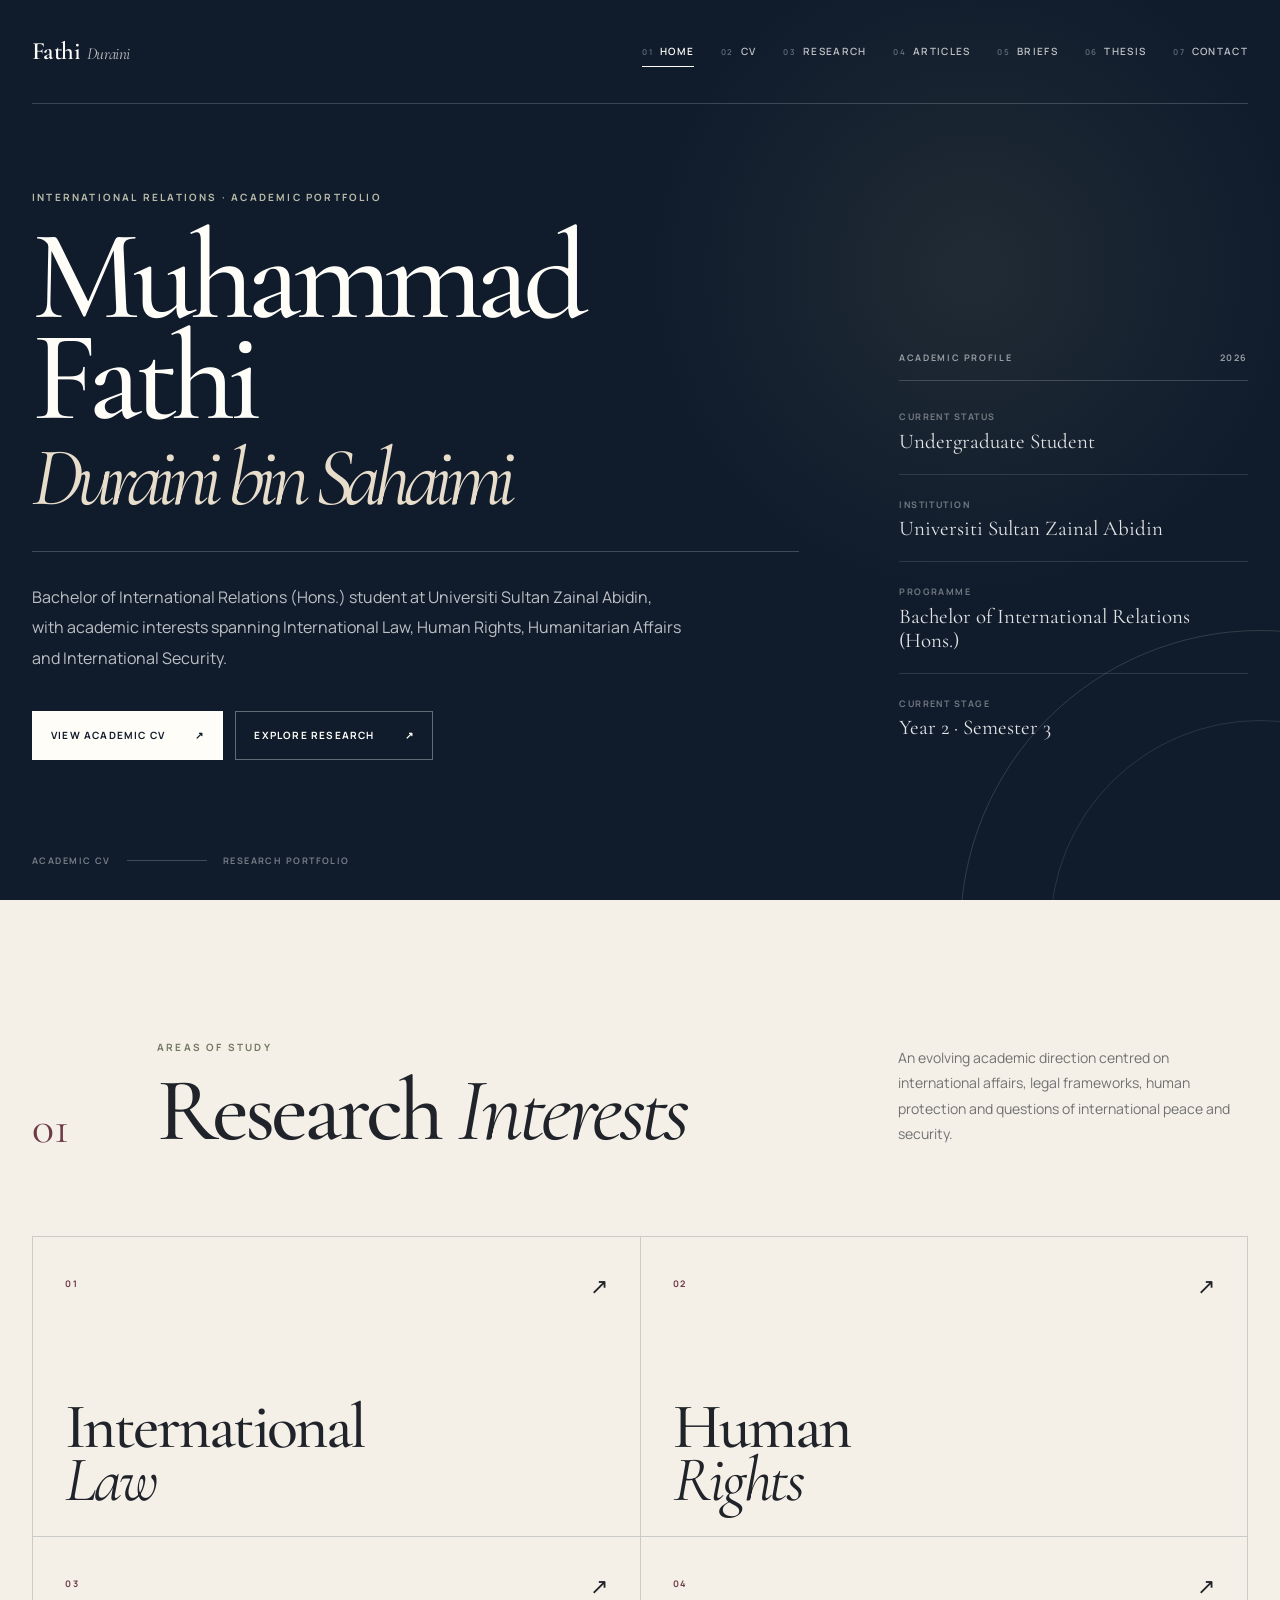
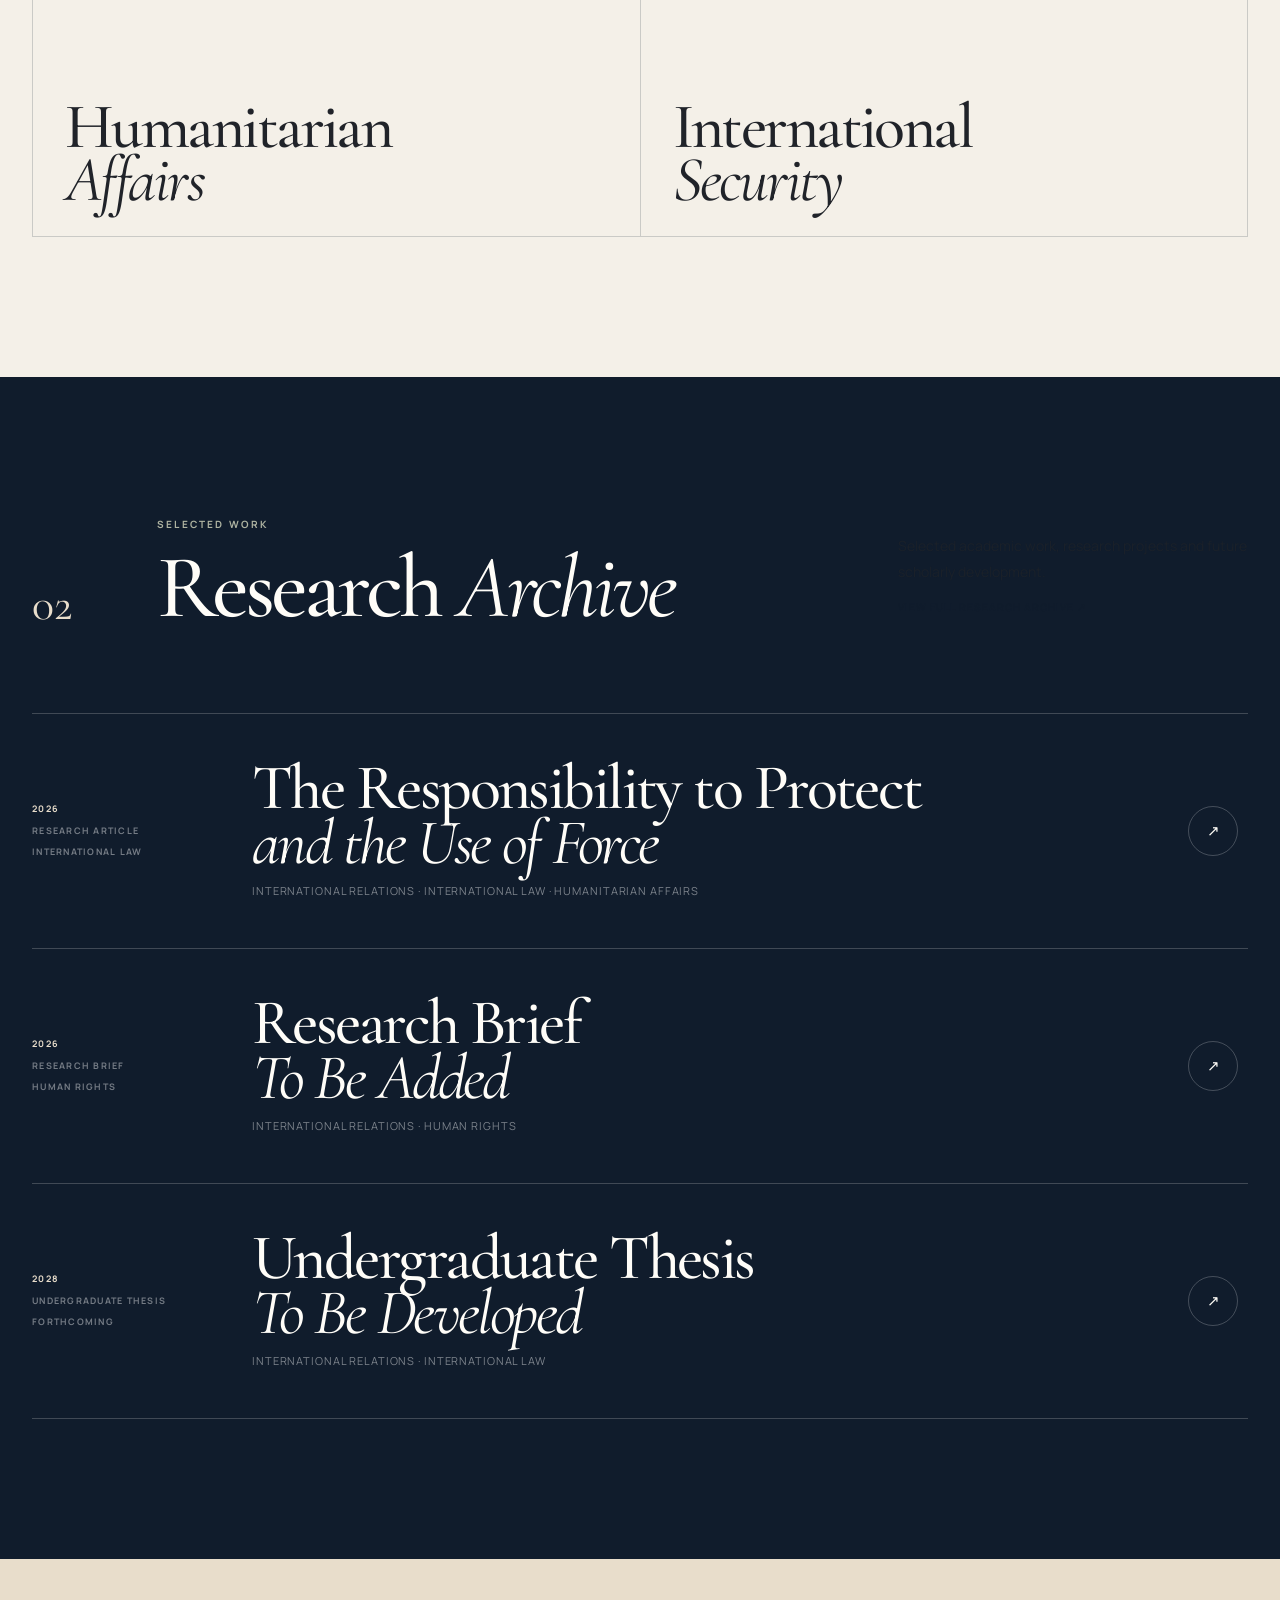
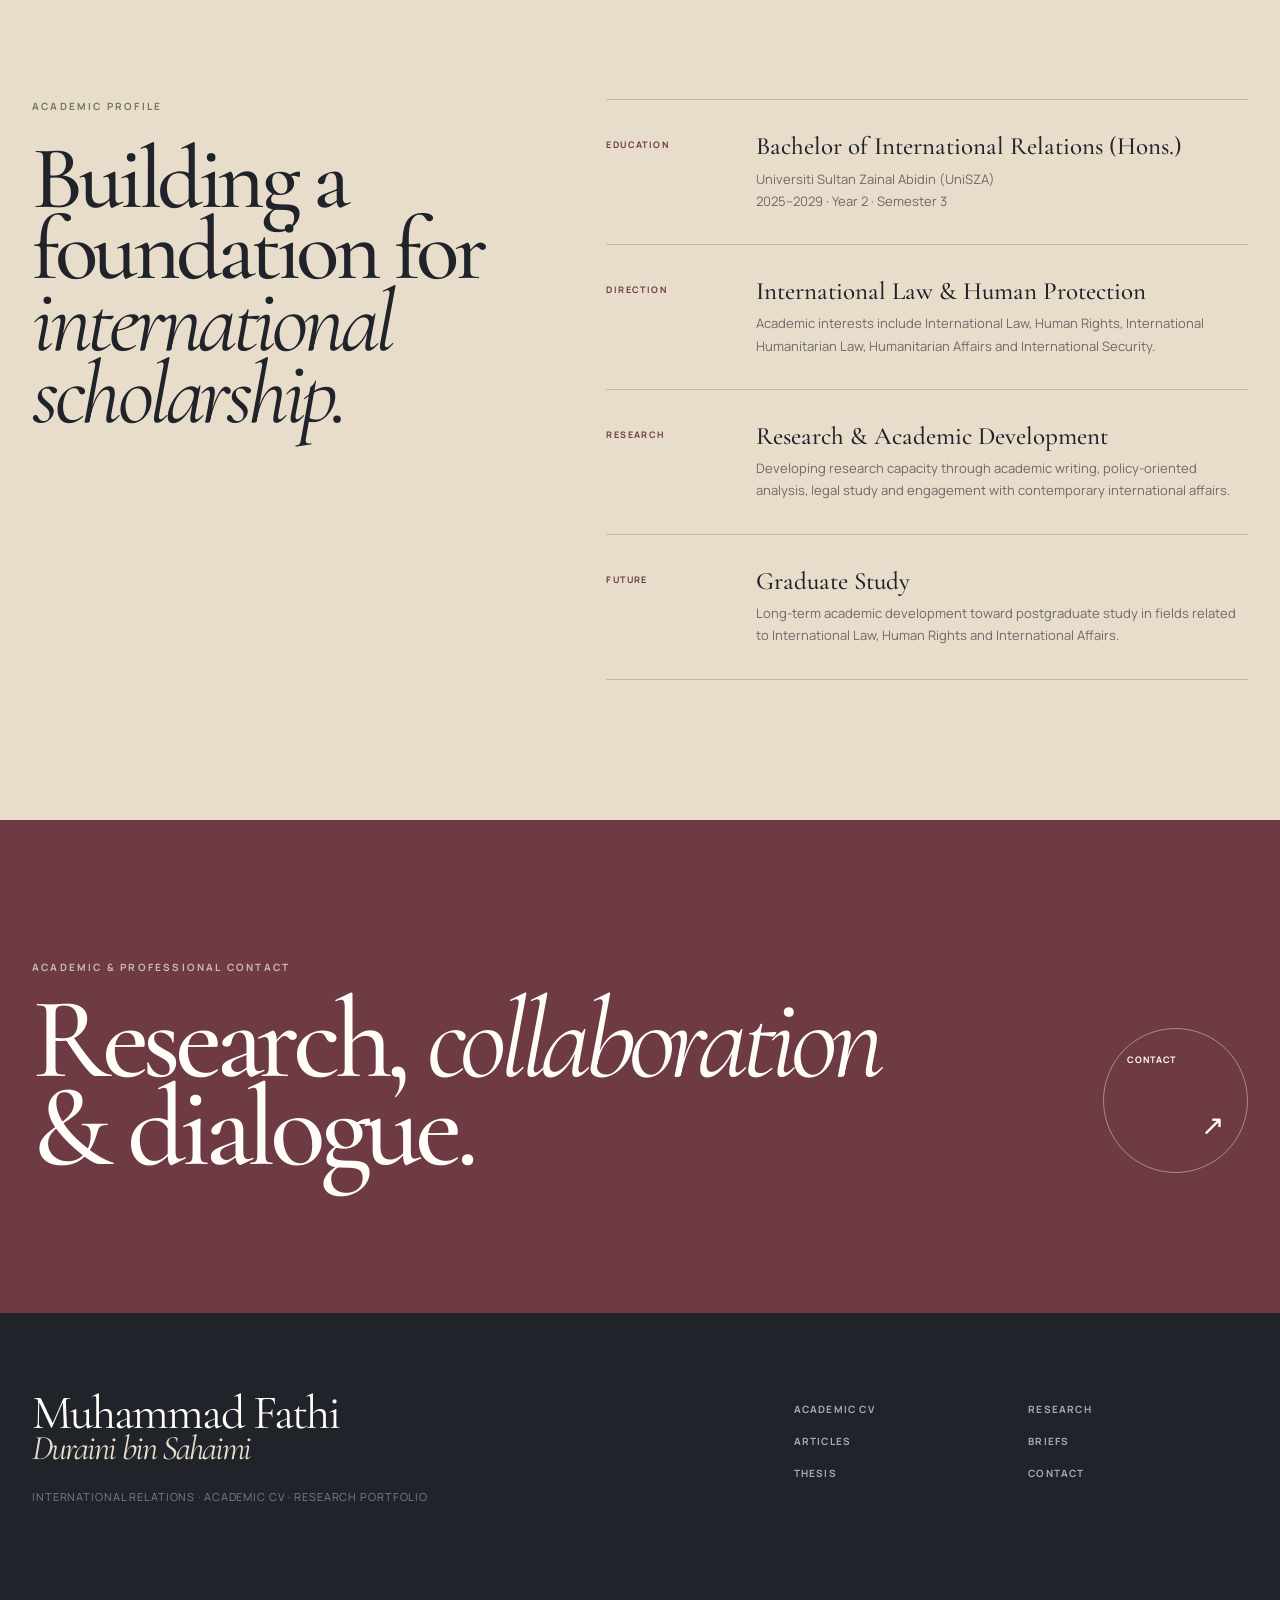
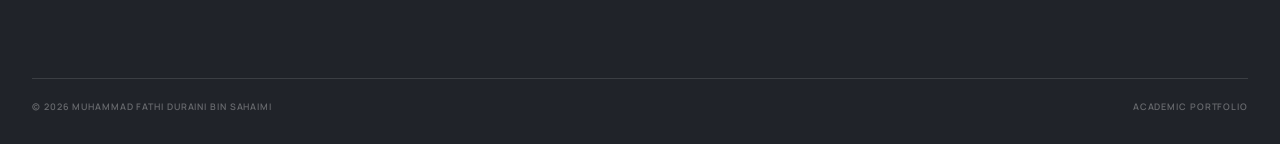
<file: index.html>
<!DOCTYPE html>
<html lang="en">
<head>
  <meta charset="UTF-8">
  <meta name="viewport" content="width=device-width, initial-scale=1.0">

  <title>Muhammad Fathi Duraini bin Sahaimi | Academic CV & Research</title>

  <meta
    name="description"
    content="Academic CV and research portfolio of Muhammad Fathi Duraini bin Sahaimi, Bachelor of International Relations (Hons.) student at Universiti Sultan Zainal Abidin."
  >

  <meta
    name="keywords"
    content="Muhammad Fathi Duraini bin Sahaimi, International Relations, International Law, Human Rights, Humanitarian Affairs, International Humanitarian Law, International Security, UniSZA"
  >

  <meta name="author" content="Muhammad Fathi Duraini bin Sahaimi">

  <link rel="preconnect" href="https://fonts.googleapis.com">
  <link rel="preconnect" href="https://fonts.gstatic.com" crossorigin>

  <link
    href="https://fonts.googleapis.com/css2?family=Cormorant+Garamond:ital,wght@0,400;0,500;0,600;1,400;1,500&family=Manrope:wght@400;500;600;700&display=swap"
    rel="stylesheet"
  >

  <link rel="stylesheet" href="css/style.css">
</head>

<body>

  <!-- =====================================================
       HEADER
  ====================================================== -->

  <header class="site-header">
    <div class="container nav-wrapper">

      <a href="index.html" class="brand" aria-label="Fathi Duraini Home">
        <span class="brand-main">Fathi</span>
        <span class="brand-sub">Duraini</span>
      </a>

      <nav class="main-nav" aria-label="Main navigation">

        <a href="index.html" class="nav-link active">
          <span>01</span>
          Home
        </a>

        <a href="cv.html" class="nav-link">
          <span>02</span>
          CV
        </a>

        <a href="research.html" class="nav-link">
          <span>03</span>
          Research
        </a>

        <a href="articles.html" class="nav-link">
          <span>04</span>
          Articles
        </a>

        <a href="briefs.html" class="nav-link">
          <span>05</span>
          Briefs
        </a>

        <a href="thesis.html" class="nav-link">
          <span>06</span>
          Thesis
        </a>

        <a href="contact.html" class="nav-link">
          <span>07</span>
          Contact
        </a>

      </nav>

      <button
        class="menu-toggle"
        type="button"
        aria-label="Open navigation"
        aria-expanded="false"
      >
        <span></span>
        <span></span>
      </button>

    </div>
  </header>


  <main>

    <!-- =====================================================
         HERO
    ====================================================== -->

    <section class="hero">

      <div class="container hero-grid">

        <div class="hero-copy reveal">

          <p class="eyebrow">
            International Relations · Academic Portfolio
          </p>

          <h1 class="hero-name">
            Muhammad Fathi
            <em>Duraini bin Sahaimi</em>
          </h1>

          <div class="hero-rule"></div>

          <p class="hero-description">
            Bachelor of International Relations (Hons.) student at
            Universiti Sultan Zainal Abidin, with academic interests
            spanning International Law, Human Rights, Humanitarian Affairs
            and International Security.
          </p>

          <div class="hero-actions">

            <a href="cv.html" class="button button-dark">
              <span>View Academic CV</span>
              <span>↗</span>
            </a>

            <a href="research.html" class="button button-outline">
              <span>Explore Research</span>
              <span>↗</span>
            </a>

          </div>

        </div>


        <aside class="hero-aside reveal">

          <div class="hero-index">
            <span>Academic Profile</span>
            <span>2026</span>
          </div>

          <div class="hero-profile">

            <div class="profile-label">
              CURRENT STATUS
            </div>

            <div class="profile-value">
              Undergraduate Student
            </div>

            <div class="profile-line"></div>

            <div class="profile-label">
              INSTITUTION
            </div>

            <div class="profile-value">
              Universiti Sultan Zainal Abidin
            </div>

            <div class="profile-line"></div>

            <div class="profile-label">
              PROGRAMME
            </div>

            <div class="profile-value">
              Bachelor of International Relations (Hons.)
            </div>

            <div class="profile-line"></div>

            <div class="profile-label">
              CURRENT STAGE
            </div>

            <div class="profile-value">
              Year 2 · Semester 3
            </div>

          </div>

        </aside>

      </div>


      <div class="container hero-footer">

        <span>Academic CV</span>

        <span class="hero-footer-line"></span>

        <span>Research Portfolio</span>

      </div>

    </section>


    <!-- =====================================================
         RESEARCH INTERESTS
    ====================================================== -->

    <section class="section section-cream">

      <div class="container">

        <div class="section-heading reveal">

          <div class="section-number">
            01
          </div>

          <div>
            <p class="eyebrow">
              Areas of Study
            </p>

            <h2>
              Research
              <em>Interests</em>
            </h2>
          </div>

          <p class="section-intro">
            An evolving academic direction centred on international
            affairs, legal frameworks, human protection and questions
            of international peace and security.
          </p>

        </div>


        <div class="interest-grid">

          <article class="interest-item reveal">

            <span class="interest-number">
              01
            </span>

            <span class="interest-arrow">
              ↗
            </span>

            <h3>
              International
              <em>Law</em>
            </h3>

          </article>


          <article class="interest-item reveal">

            <span class="interest-number">
              02
            </span>

            <span class="interest-arrow">
              ↗
            </span>

            <h3>
              Human
              <em>Rights</em>
            </h3>

          </article>


          <article class="interest-item reveal">

            <span class="interest-number">
              03
            </span>

            <span class="interest-arrow">
              ↗
            </span>

            <h3>
              Humanitarian
              <em>Affairs</em>
            </h3>

          </article>


          <article class="interest-item reveal">

            <span class="interest-number">
              04
            </span>

            <span class="interest-arrow">
              ↗
            </span>

            <h3>
              International
              <em>Security</em>
            </h3>

          </article>

        </div>

      </div>

    </section>


    <!-- =====================================================
         RESEARCH ARCHIVE
    ====================================================== -->

    <section class="section section-navy">

      <div class="container">

        <div class="section-heading section-heading-light reveal">

          <div class="section-number">
            02
          </div>

          <div>
            <p class="eyebrow">
              Selected Work
            </p>

            <h2>
              Research
              <em>Archive</em>
            </h2>
          </div>

          <div>

            <p class="section-intro">
              Selected academic work, research projects and future
              scholarly development.
            </p>

            <a href="research.html" class="text-link light-link">
              View Full Research Archive
              <span>↗</span>
            </a>

          </div>

        </div>


        <div class="research-preview">


          <!-- Research 01 -->

          <a
            href="research/articles/article-01.html"
            class="research-row reveal"
          >

            <div class="research-meta">

              <span>
                2026
              </span>

              <span>
                Research Article
              </span>

              <span>
                International Law
              </span>

            </div>


            <div class="research-title">

              <h3>
                The Responsibility to Protect
                <em>and the Use of Force</em>
              </h3>

              <p>
                International Relations · International Law ·
                Humanitarian Affairs
              </p>

            </div>


            <div class="research-arrow">
              ↗
            </div>

          </a>


          <!-- Research 02 -->

          <a
            href="research/briefs/brief-01.html"
            class="research-row reveal"
          >

            <div class="research-meta">

              <span>
                2026
              </span>

              <span>
                Research Brief
              </span>

              <span>
                Human Rights
              </span>

            </div>


            <div class="research-title">

              <h3>
                Research Brief
                <em>To Be Added</em>
              </h3>

              <p>
                International Relations · Human Rights
              </p>

            </div>


            <div class="research-arrow">
              ↗
            </div>

          </a>


          <!-- Research 03 -->

          <a
            href="research/thesis/thesis-01.html"
            class="research-row reveal"
          >

            <div class="research-meta">

              <span>
                2028
              </span>

              <span>
                Undergraduate Thesis
              </span>

              <span>
                Forthcoming
              </span>

            </div>


            <div class="research-title">

              <h3>
                Undergraduate Thesis
                <em>To Be Developed</em>
              </h3>

              <p>
                International Relations · International Law
              </p>

            </div>


            <div class="research-arrow">
              ↗
            </div>

          </a>

        </div>

      </div>

    </section>


    <!-- =====================================================
         ACADEMIC PROFILE
    ====================================================== -->

    <section class="section section-sand">

      <div class="container">

        <div class="academic-grid">

          <div class="reveal">

            <p class="eyebrow">
              Academic Profile
            </p>

            <h2>
              Building a foundation for
              <em>international scholarship.</em>
            </h2>

          </div>


          <div class="academic-content">


            <article class="academic-item reveal">

              <div class="academic-label">
                EDUCATION
              </div>

              <div>

                <h3>
                  Bachelor of International Relations (Hons.)
                </h3>

                <p>
                  Universiti Sultan Zainal Abidin (UniSZA)
                </p>

                <p>
                  2025–2029 · Year 2 · Semester 3
                </p>

              </div>

            </article>


            <article class="academic-item reveal">

              <div class="academic-label">
                DIRECTION
              </div>

              <div>

                <h3>
                  International Law & Human Protection
                </h3>

                <p>
                  Academic interests include International Law,
                  Human Rights, International Humanitarian Law,
                  Humanitarian Affairs and International Security.
                </p>

              </div>

            </article>


            <article class="academic-item reveal">

              <div class="academic-label">
                RESEARCH
              </div>

              <div>

                <h3>
                  Research & Academic Development
                </h3>

                <p>
                  Developing research capacity through academic writing,
                  policy-oriented analysis, legal study and engagement
                  with contemporary international affairs.
                </p>

              </div>

            </article>


            <article class="academic-item reveal">

              <div class="academic-label">
                FUTURE
              </div>

              <div>

                <h3>
                  Graduate Study
                </h3>

                <p>
                  Long-term academic development toward postgraduate
                  study in fields related to International Law,
                  Human Rights and International Affairs.
                </p>

              </div>

            </article>

          </div>

        </div>

      </div>

    </section>


    <!-- =====================================================
         CONTACT CTA
    ====================================================== -->

    <section class="section section-burgundy">

      <div class="container">

        <div class="contact-preview reveal">

          <div>

            <p class="eyebrow eyebrow-light">
              Academic & Professional Contact
            </p>

            <h2>
              Research,
              <em>collaboration</em>
              & dialogue.
            </h2>

          </div>


          <a
            href="contact.html"
            class="circle-link"
            aria-label="Go to contact page"
          >

            <span>
              Contact
            </span>

            <strong>
              ↗
            </strong>

          </a>

        </div>

      </div>

    </section>

  </main>


  <!-- =====================================================
       FOOTER
  ====================================================== -->

  <footer class="site-footer">

    <div class="container footer-grid">

      <div>

        <a href="index.html" class="footer-name">
          Muhammad Fathi
          <em>Duraini bin Sahaimi</em>
        </a>

        <p>
          International Relations · Academic CV · Research Portfolio
        </p>

      </div>


      <nav class="footer-links" aria-label="Footer navigation">

        <a href="cv.html">
          Academic CV
        </a>

        <a href="research.html">
          Research
        </a>

        <a href="articles.html">
          Articles
        </a>

        <a href="briefs.html">
          Briefs
        </a>

        <a href="thesis.html">
          Thesis
        </a>

        <a href="contact.html">
          Contact
        </a>

      </nav>


      <div class="footer-bottom">

        <span>
          © <span data-current-year>2026</span>
          Muhammad Fathi Duraini bin Sahaimi
        </span>

        <span>
          Academic Portfolio
        </span>

      </div>

    </div>

  </footer>


  <script src="js/main.js"></script>

</body>
</html>
</file>
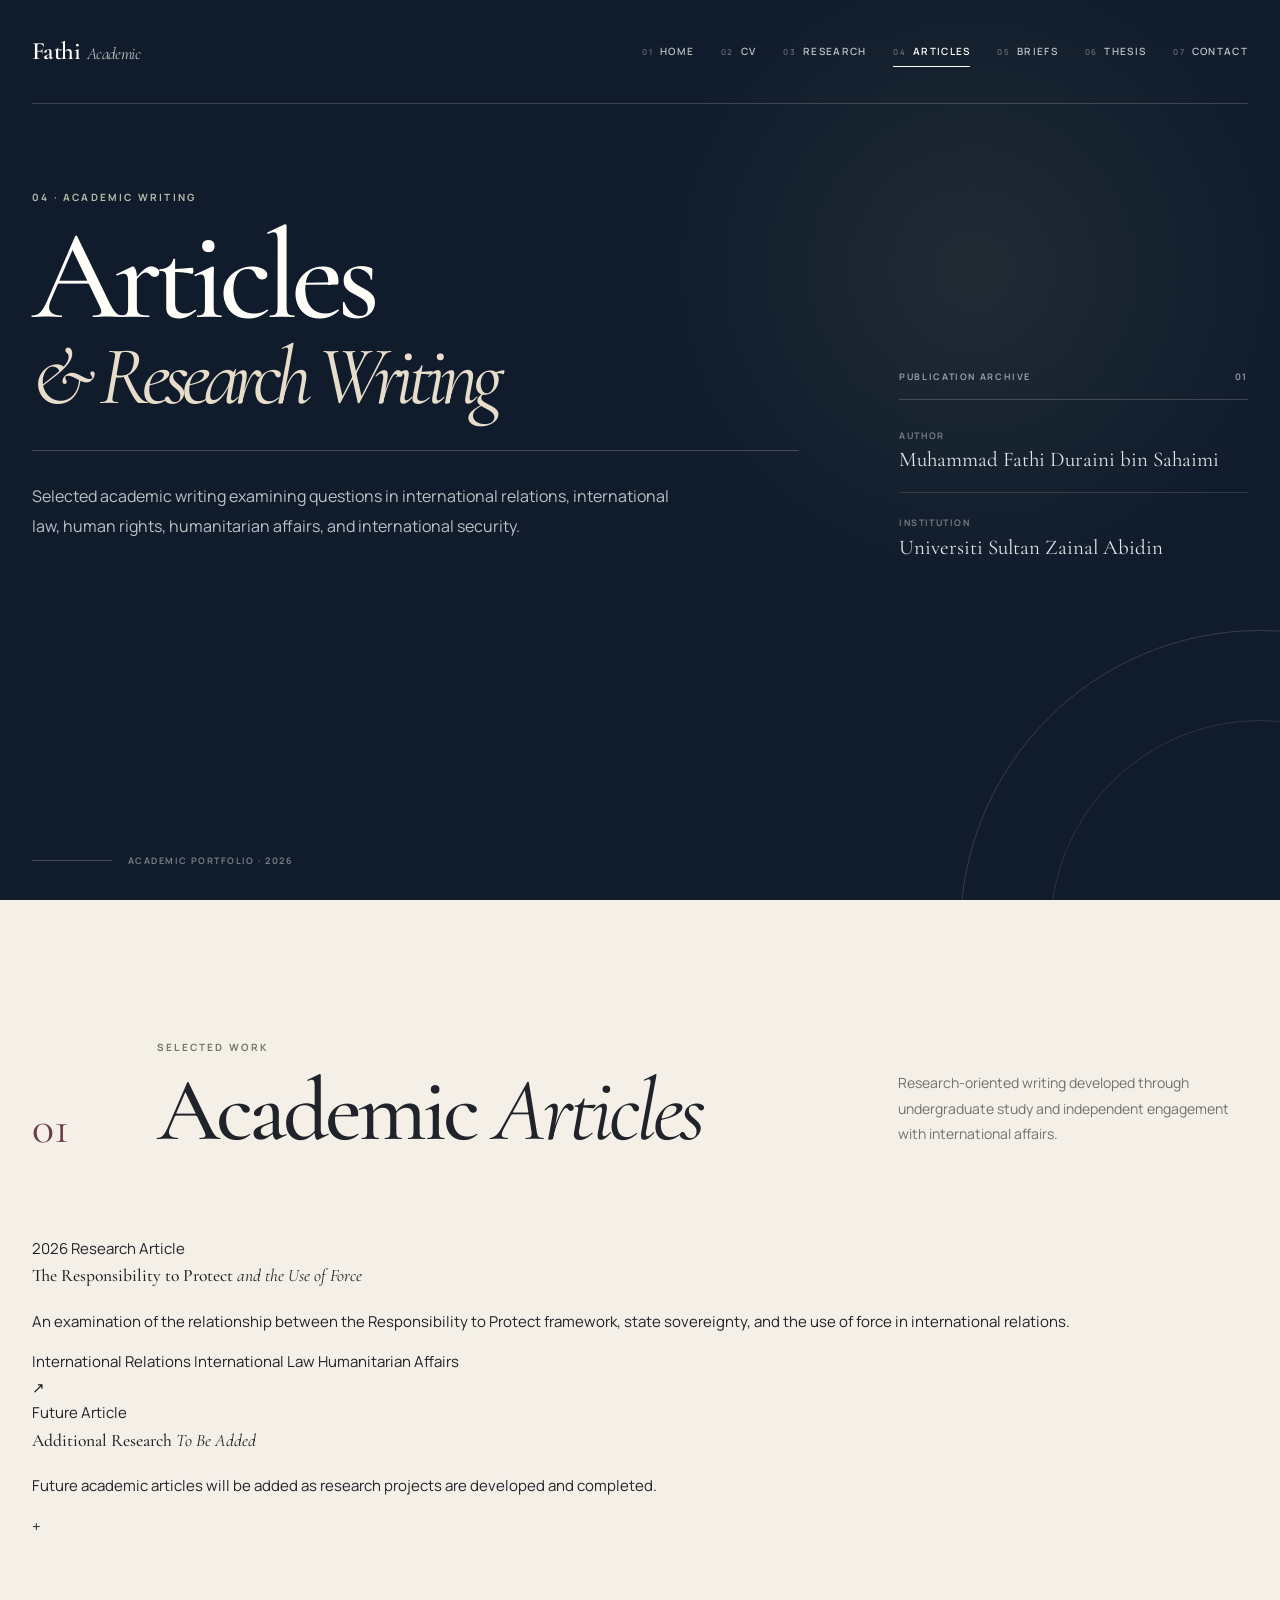
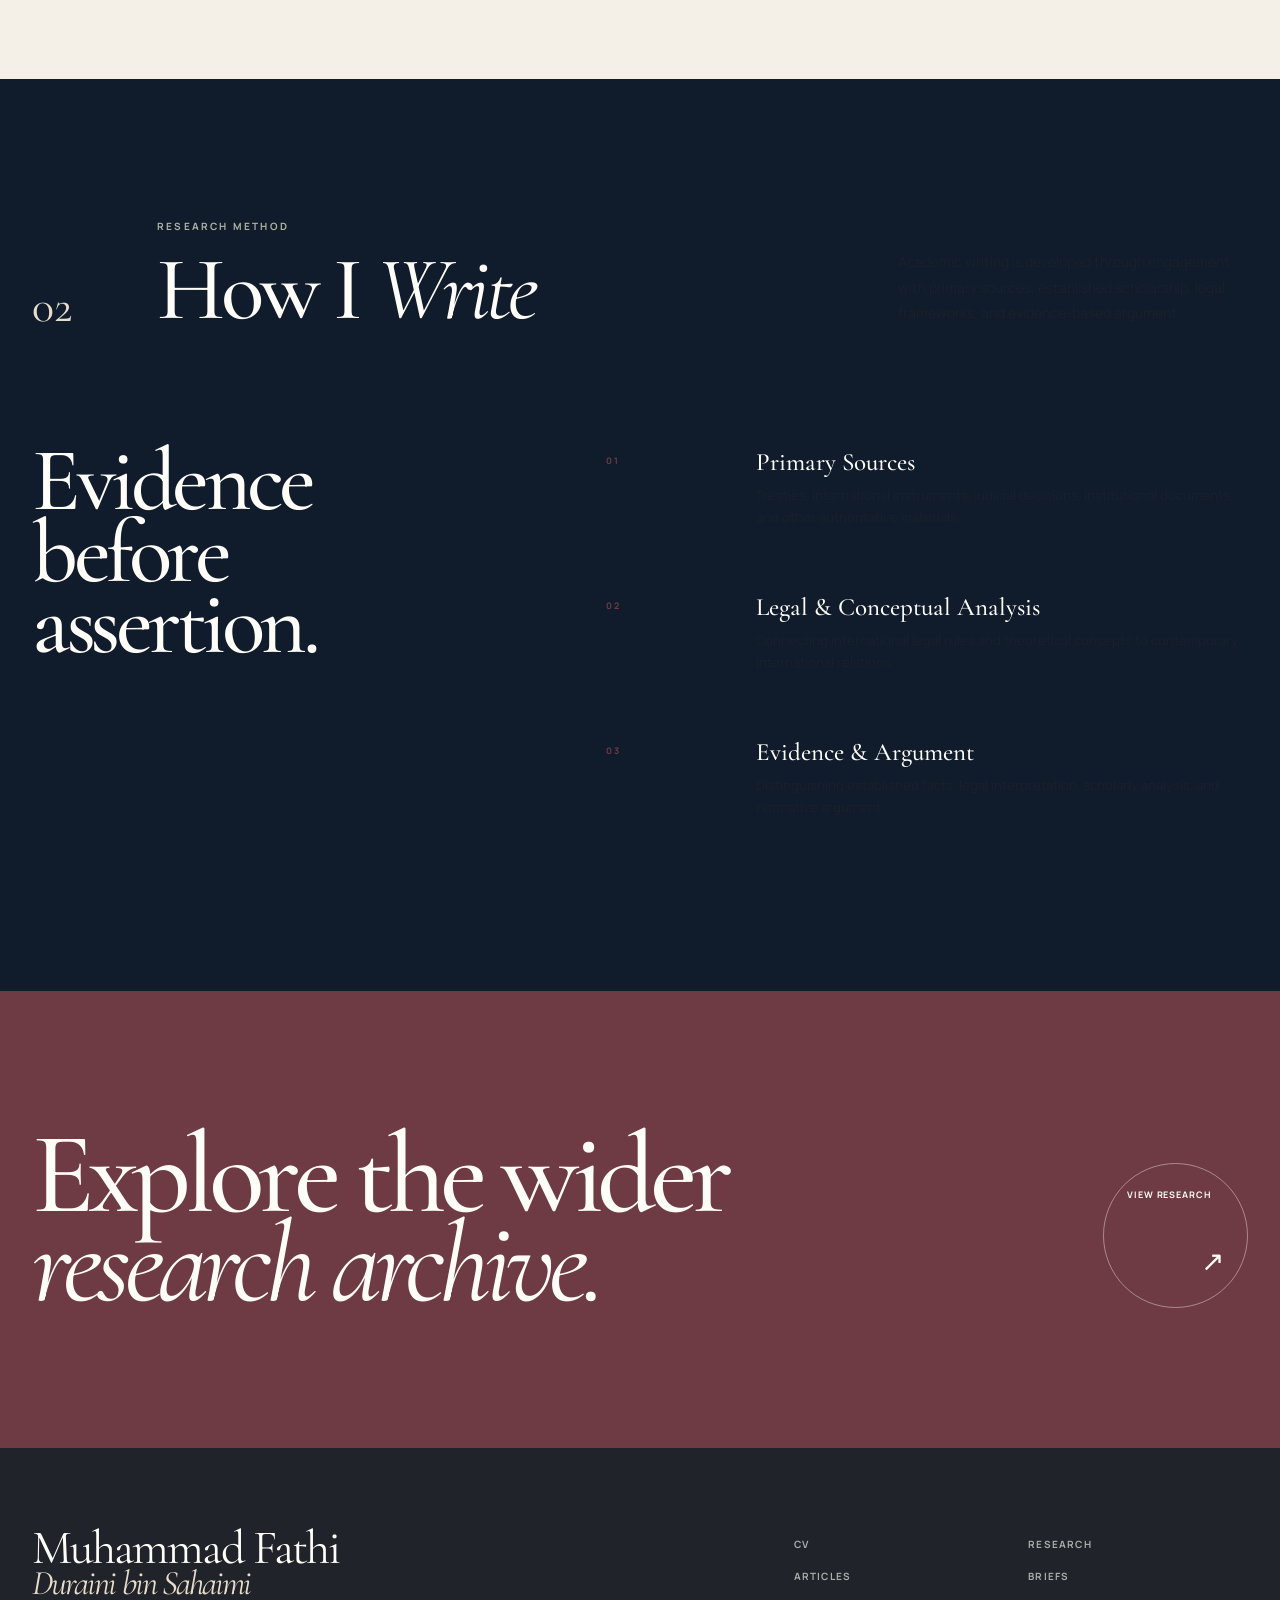
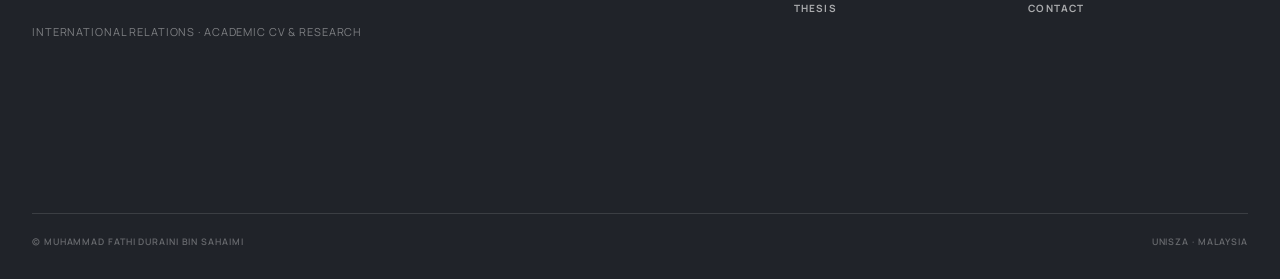
<file: articles.html>
<!DOCTYPE html>
<html lang="en">
<head>
  <meta charset="UTF-8">
  <meta name="viewport" content="width=device-width, initial-scale=1.0">

  <title>Articles | Muhammad Fathi Duraini bin Sahaimi</title>

  <meta
    name="description"
    content="Academic articles and research writing by Muhammad Fathi Duraini bin Sahaimi, International Relations student at Universiti Sultan Zainal Abidin."
  >

  <link rel="preconnect" href="https://fonts.googleapis.com">
  <link rel="preconnect" href="https://fonts.gstatic.com" crossorigin>

  <link
    href="https://fonts.googleapis.com/css2?family=Cormorant+Garamond:ital,wght@0,400;0,500;0,600;1,400&family=Manrope:wght@400;500;600;700&display=swap"
    rel="stylesheet"
  >

  <link rel="stylesheet" href="css/style.css">
</head>

<body>

<header class="site-header">
  <div class="container nav-wrapper">

    <a href="index.html" class="brand">
      <span class="brand-main">Fathi</span>
      <span class="brand-sub">Academic</span>
    </a>

    <button
      class="menu-toggle"
      type="button"
      aria-label="Open navigation"
      aria-expanded="false"
    >
      <span></span>
      <span></span>
    </button>

    <nav class="main-nav">
      <a href="index.html" class="nav-link">
        <span>01</span> Home
      </a>

      <a href="cv.html" class="nav-link">
        <span>02</span> CV
      </a>

      <a href="research.html" class="nav-link">
        <span>03</span> Research
      </a>

      <a href="articles.html" class="nav-link active">
        <span>04</span> Articles
      </a>

      <a href="briefs.html" class="nav-link">
        <span>05</span> Briefs
      </a>

      <a href="thesis.html" class="nav-link">
        <span>06</span> Thesis
      </a>

      <a href="contact.html" class="nav-link">
        <span>07</span> Contact
      </a>
    </nav>

  </div>
</header>


<main>

  <!-- HERO -->
  <section class="hero hero-short">
    <div class="container hero-grid">

      <div class="hero-copy">

        <div class="eyebrow">
          04 · Academic Writing
        </div>

        <h1 class="hero-name">
          Articles
          <em>&amp; Research Writing</em>
        </h1>

        <div class="hero-rule"></div>

        <p class="hero-description">
          Selected academic writing examining questions in international
          relations, international law, human rights, humanitarian affairs,
          and international security.
        </p>

      </div>

      <aside class="hero-aside">

        <div class="hero-index">
          <span>Publication Archive</span>
          <span>01</span>
        </div>

        <div class="hero-profile">

          <div class="profile-label">
            AUTHOR
          </div>

          <div class="profile-value">
            Muhammad Fathi Duraini bin Sahaimi
          </div>

          <div class="profile-line"></div>

          <div class="profile-label">
            INSTITUTION
          </div>

          <div class="profile-value">
            Universiti Sultan Zainal Abidin
          </div>

        </div>

      </aside>

    </div>

    <div class="container hero-footer">
      <span class="hero-footer-line"></span>
      <span>Academic Portfolio · 2026</span>
    </div>
  </section>


  <!-- ARTICLES -->
  <section class="section section-cream">

    <div class="container">

      <div class="section-heading">

        <div class="section-number">
          01
        </div>

        <div>
          <div class="eyebrow">
            Selected Work
          </div>

          <h2>
            Academic <em>Articles</em>
          </h2>
        </div>

        <p class="section-intro">
          Research-oriented writing developed through undergraduate study
          and independent engagement with international affairs.
        </p>

      </div>


      <div class="archive-list">

        <a
          href="research/articles/article-01.html"
          class="archive-row"
        >

          <div class="archive-meta">
            <span>2026</span>
            <span>Research Article</span>
          </div>

          <div class="archive-content">

            <h3>
              The Responsibility to Protect
              <em>and the Use of Force</em>
            </h3>

            <p>
              An examination of the relationship between the Responsibility
              to Protect framework, state sovereignty, and the use of force
              in international relations.
            </p>

            <div class="archive-tags">
              <span>International Relations</span>
              <span>International Law</span>
              <span>Humanitarian Affairs</span>
            </div>

          </div>

          <div class="archive-arrow">
            ↗
          </div>

        </a>


        <div class="archive-row archive-row-placeholder">

          <div class="archive-meta">
            <span>Future</span>
            <span>Article</span>
          </div>

          <div class="archive-content">

            <h3>
              Additional Research
              <em>To Be Added</em>
            </h3>

            <p>
              Future academic articles will be added as research projects
              are developed and completed.
            </p>

          </div>

          <div class="archive-arrow">
            +
          </div>

        </div>

      </div>

    </div>

  </section>


  <!-- APPROACH -->
  <section class="section section-navy">

    <div class="container">

      <div class="section-heading section-heading-light">

        <div class="section-number">
          02
        </div>

        <div>
          <div class="eyebrow eyebrow-light">
            Research Method
          </div>

          <h2>
            How I <em>Write</em>
          </h2>
        </div>

        <p class="section-intro">
          Academic writing is developed through engagement with primary
          sources, established scholarship, legal frameworks, and
          evidence-based argument.
        </p>

      </div>


      <div class="academic-grid">

        <div>
          <h2>
            Evidence<br>
            before<br>
            assertion.
          </h2>
        </div>

        <div class="academic-content">

          <div class="academic-item">
            <div class="academic-label">01</div>

            <div>
              <h3>Primary Sources</h3>
              <p>
                Treaties, international instruments, judicial decisions,
                institutional documents, and other authoritative materials.
              </p>
            </div>
          </div>

          <div class="academic-item">
            <div class="academic-label">02</div>

            <div>
              <h3>Legal &amp; Conceptual Analysis</h3>
              <p>
                Connecting international legal rules and theoretical
                concepts to contemporary international relations.
              </p>
            </div>
          </div>

          <div class="academic-item">
            <div class="academic-label">03</div>

            <div>
              <h3>Evidence &amp; Argument</h3>
              <p>
                Distinguishing established facts, legal interpretation,
                scholarly analysis, and normative argument.
              </p>
            </div>
          </div>

        </div>

      </div>

    </div>

  </section>


  <!-- CTA -->
  <section class="section section-burgundy">

    <div class="container contact-preview">

      <h2>
        Explore the wider
        <em>research archive.</em>
      </h2>

      <a href="research.html" class="circle-link">
        <span>View Research</span>
        <strong>↗</strong>
      </a>

    </div>

  </section>

</main>


<footer class="site-footer">

  <div class="container footer-grid">

    <div>

      <span class="footer-name">
        Muhammad Fathi
        <em>Duraini bin Sahaimi</em>
      </span>

      <p>
        International Relations · Academic CV &amp; Research
      </p>

    </div>

    <div class="footer-links">

      <a href="cv.html">CV</a>
      <a href="research.html">Research</a>
      <a href="articles.html">Articles</a>
      <a href="briefs.html">Briefs</a>
      <a href="thesis.html">Thesis</a>
      <a href="contact.html">Contact</a>

    </div>

    <div class="footer-bottom">

      <span>
        © <span data-current-year></span>
        Muhammad Fathi Duraini bin Sahaimi
      </span>

      <span>
        UniSZA · Malaysia
      </span>

    </div>

  </div>

</footer>


<script src="js/main.js"></script>

</body>
  </html>
</file>
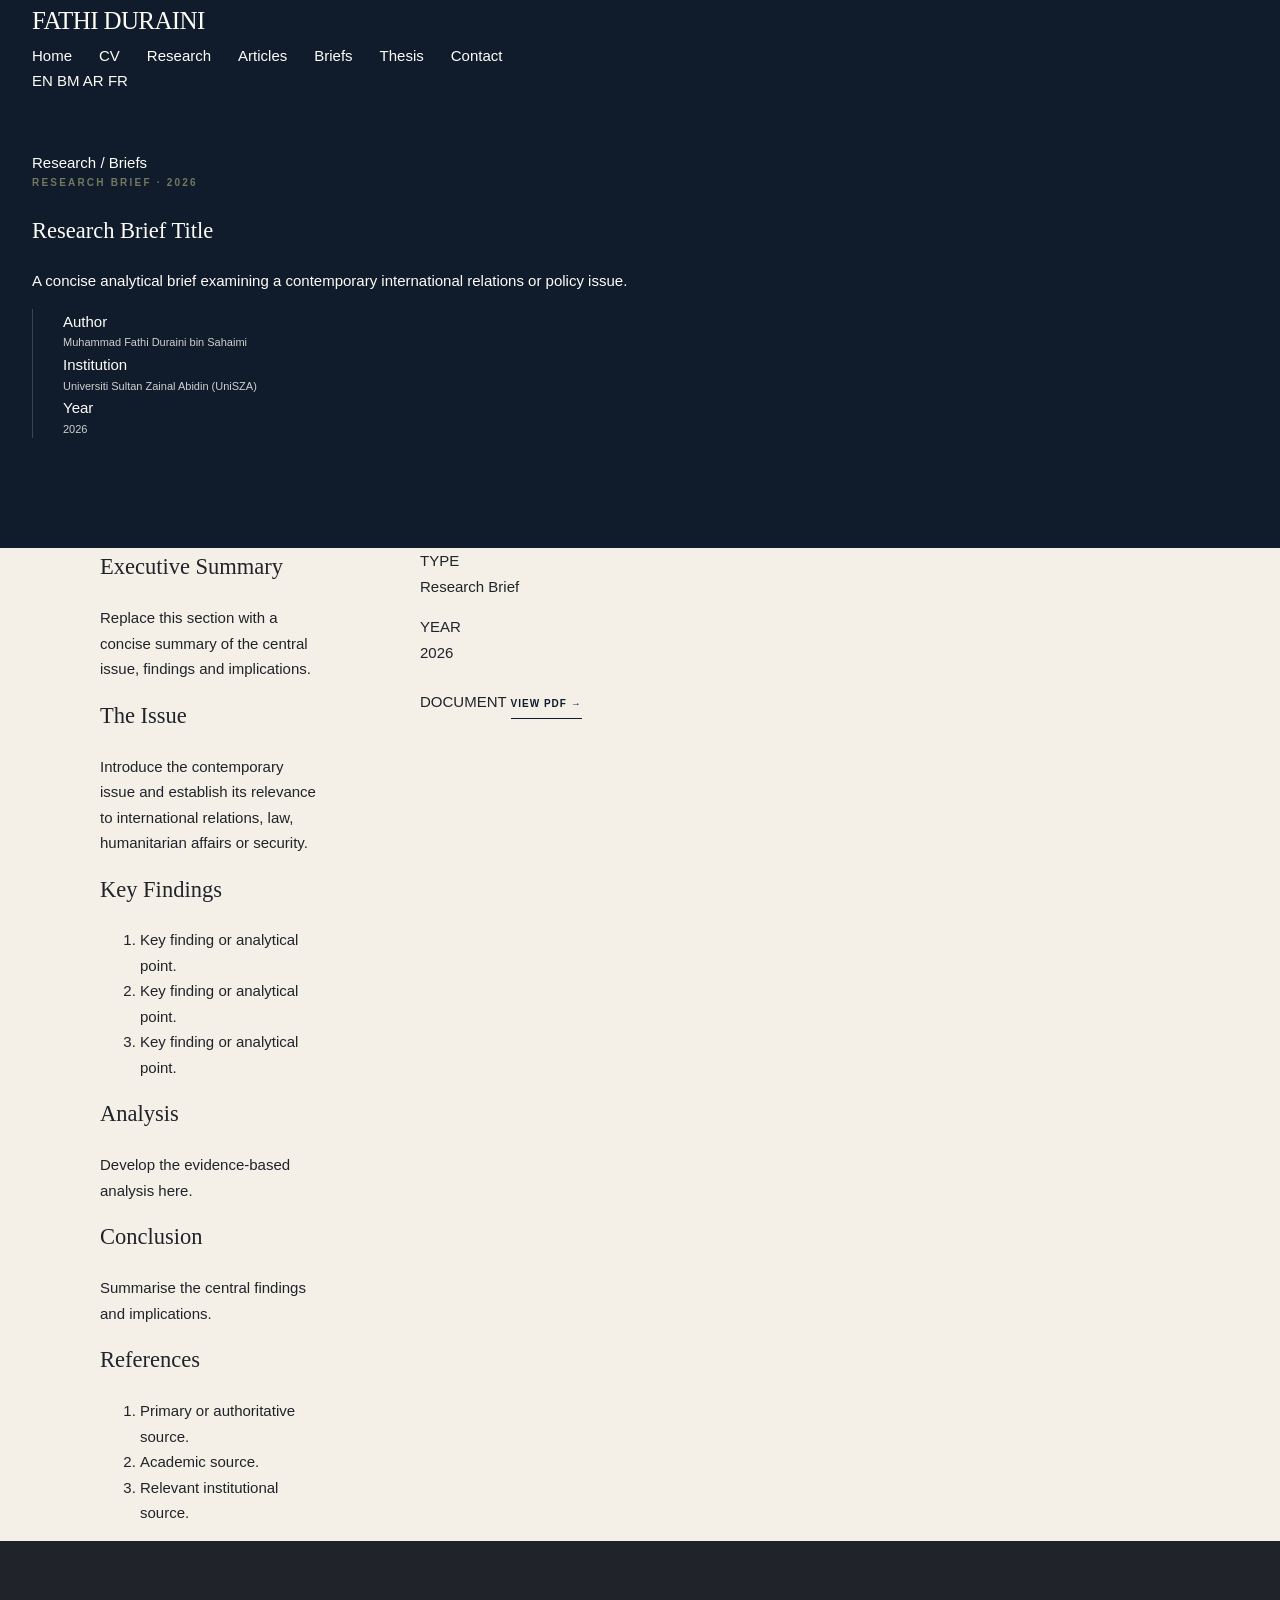
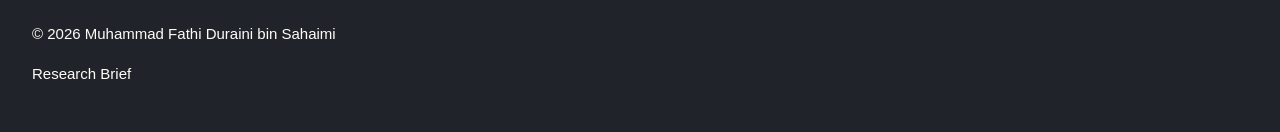
<file: brief-01.html>
<!DOCTYPE html>
<html lang="en">

<head>

  <meta charset="UTF-8">

  <meta name="viewport"
        content="width=device-width, initial-scale=1.0">

  <title>
    Research Brief | Muhammad Fathi Duraini
  </title>

  <link rel="preconnect"
        href="https://fonts.googleapis.com">

  <link rel="preconnect"
        href="https://fonts.gstatic.com"
        crossorigin>

  <link href="https://fonts.googleapis.com/css2?family=DM+Sans:wght@400;500;600;700&family=Libre+Baskerville:wght@400;700&display=swap"
        rel="stylesheet">

  <link rel="stylesheet"
        href="../../css/style.css">

</head>


<body>

<header class="site-header">

  <div class="container nav-wrap">

    <a href="../../index.html"
       class="brand">
      FATHI DURAINI
    </a>

    <button class="menu-toggle"
            aria-label="Open navigation">

      <span></span>
      <span></span>

    </button>


    <nav class="main-nav">

      <a href="../../index.html">Home</a>
      <a href="../../cv.html">CV</a>
      <a href="../../research.html">Research</a>
      <a href="../../articles.html">Articles</a>
      <a href="../../briefs.html" class="active">Briefs</a>
      <a href="../../thesis.html">Thesis</a>
      <a href="../../contact.html">Contact</a>

    </nav>


    <div class="language-switcher">

      <span class="active">EN</span>
      <span>BM</span>
      <span>AR</span>
      <span>FR</span>

    </div>

  </div>

</header>


<main class="article-page">


  <section class="article-hero">

    <div class="container article-container">

      <div class="article-breadcrumb">

        <a href="../../research.html">
          Research
        </a>

        <span>/</span>

        <a href="../../briefs.html">
          Briefs
        </a>

      </div>


      <p class="eyebrow">
        RESEARCH BRIEF · 2026
      </p>


      <h1>
        Research Brief Title
      </h1>


      <p class="article-deck">
        A concise analytical brief examining a contemporary
        international relations or policy issue.
      </p>


      <div class="article-meta">

        <div>

          <span>
            Author
          </span>

          <strong>
            Muhammad Fathi Duraini bin Sahaimi
          </strong>

        </div>


        <div>

          <span>
            Institution
          </span>

          <strong>
            Universiti Sultan Zainal Abidin (UniSZA)
          </strong>

        </div>


        <div>

          <span>
            Year
          </span>

          <strong>
            2026
          </strong>

        </div>

      </div>

    </div>

  </section>


  <article class="article-content">

    <div class="container article-layout">


      <div class="article-main">


        <section>

          <h2>
            Executive Summary
          </h2>

          <p>
            Replace this section with a concise summary of the
            central issue, findings and implications.
          </p>

        </section>


        <section>

          <h2>
            The Issue
          </h2>

          <p>
            Introduce the contemporary issue and establish
            its relevance to international relations, law,
            humanitarian affairs or security.
          </p>

        </section>


        <section>

          <h2>
            Key Findings
          </h2>

          <ol class="numbered-points">

            <li>
              Key finding or analytical point.
            </li>

            <li>
              Key finding or analytical point.
            </li>

            <li>
              Key finding or analytical point.
            </li>

          </ol>

        </section>


        <section>

          <h2>
            Analysis
          </h2>

          <p>
            Develop the evidence-based analysis here.
          </p>

        </section>


        <section>

          <h2>
            Conclusion
          </h2>

          <p>
            Summarise the central findings and implications.
          </p>

        </section>


        <section>

          <h2>
            References
          </h2>

          <ol class="references">

            <li>
              Primary or authoritative source.
            </li>

            <li>
              Academic source.
            </li>

            <li>
              Relevant institutional source.
            </li>

          </ol>

        </section>


      </div>


      <aside class="article-sidebar">

        <div class="sidebar-block">

          <span class="sidebar-label">
            TYPE
          </span>

          <p>
            Research Brief
          </p>

        </div>


        <div class="sidebar-block">

          <span class="sidebar-label">
            YEAR
          </span>

          <p>
            2026
          </p>

        </div>


        <div class="sidebar-block">

          <span class="sidebar-label">
            DOCUMENT
          </span>

          <a href="../../assets/documents/brief-01.pdf"
             class="text-link">

            View PDF →

          </a>

        </div>

      </aside>

    </div>

  </article>

</main>


<footer class="site-footer">

  <div class="container footer-wrap">

    <p>
      © 2026 Muhammad Fathi Duraini bin Sahaimi
    </p>

    <p>
      Research Brief
    </p>

  </div>

</footer>


<script src="../../js/main.js"></script>

</body>

</html>
</file>
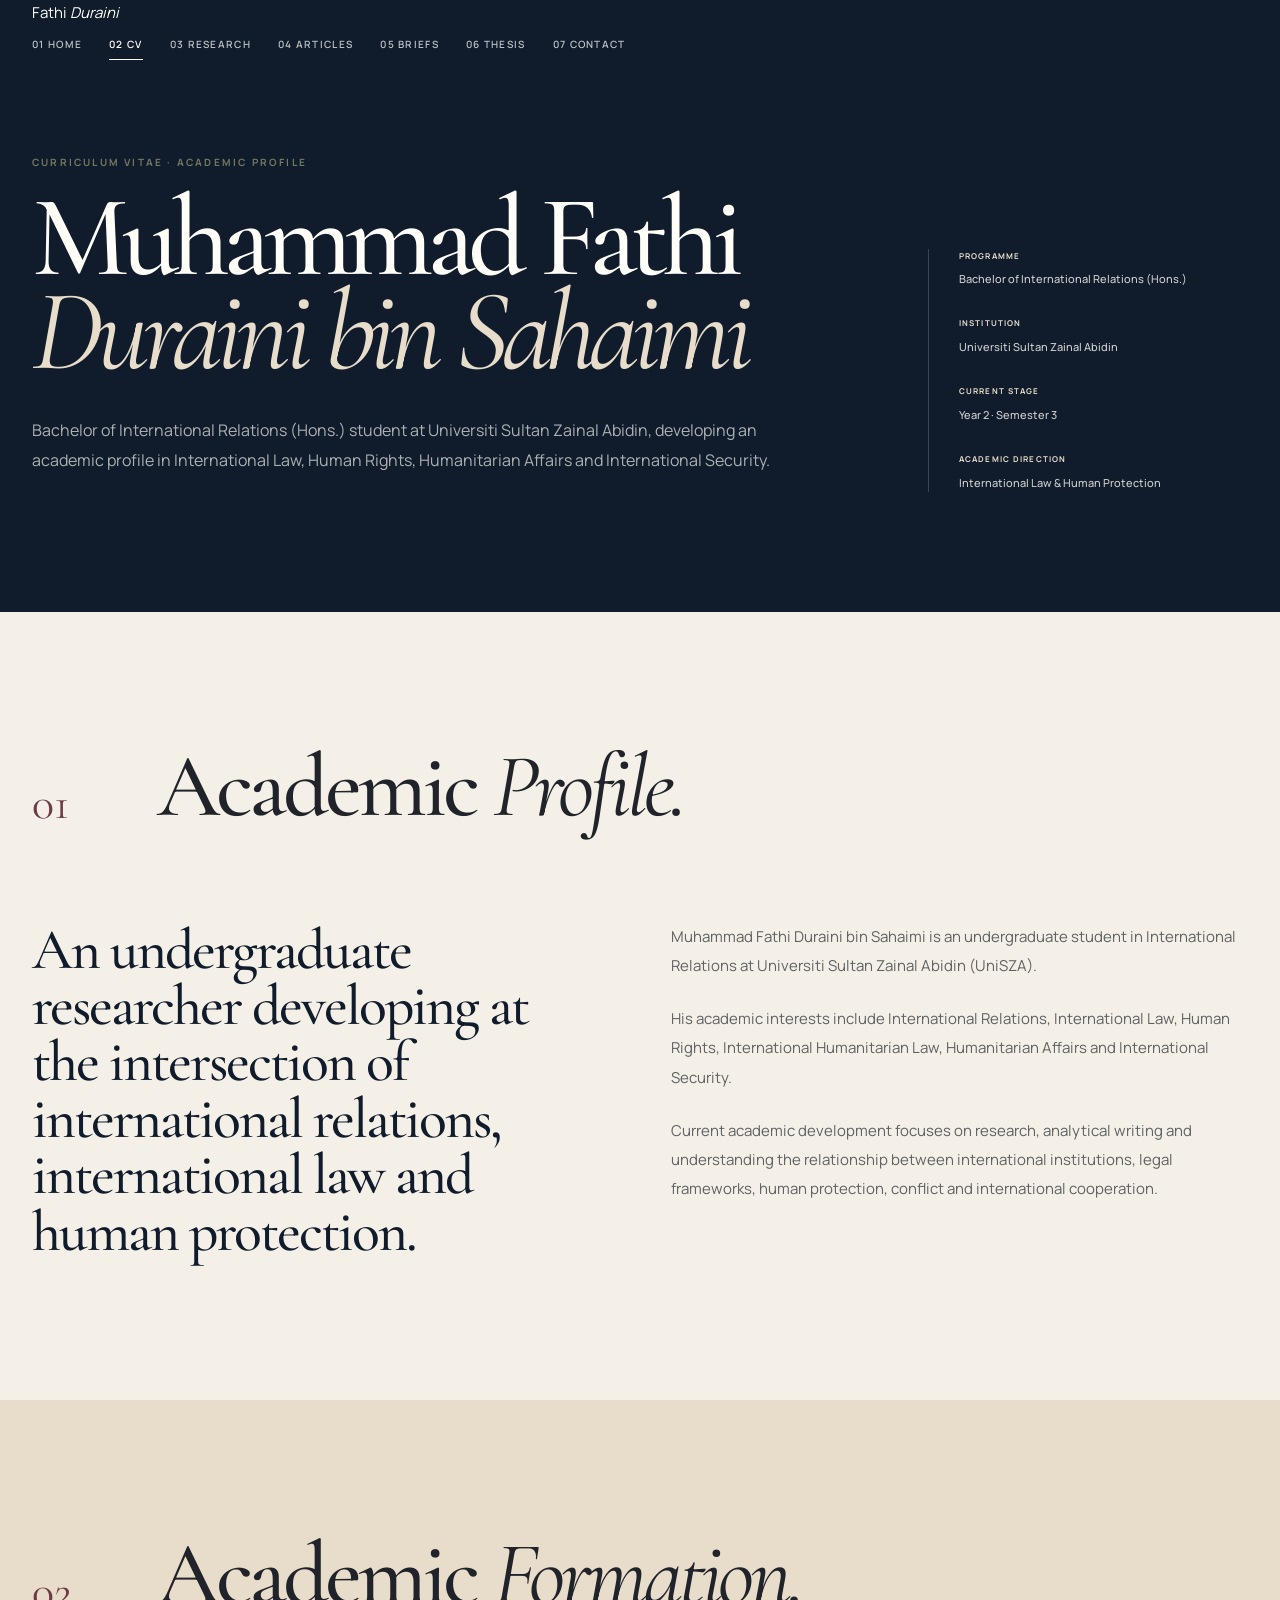
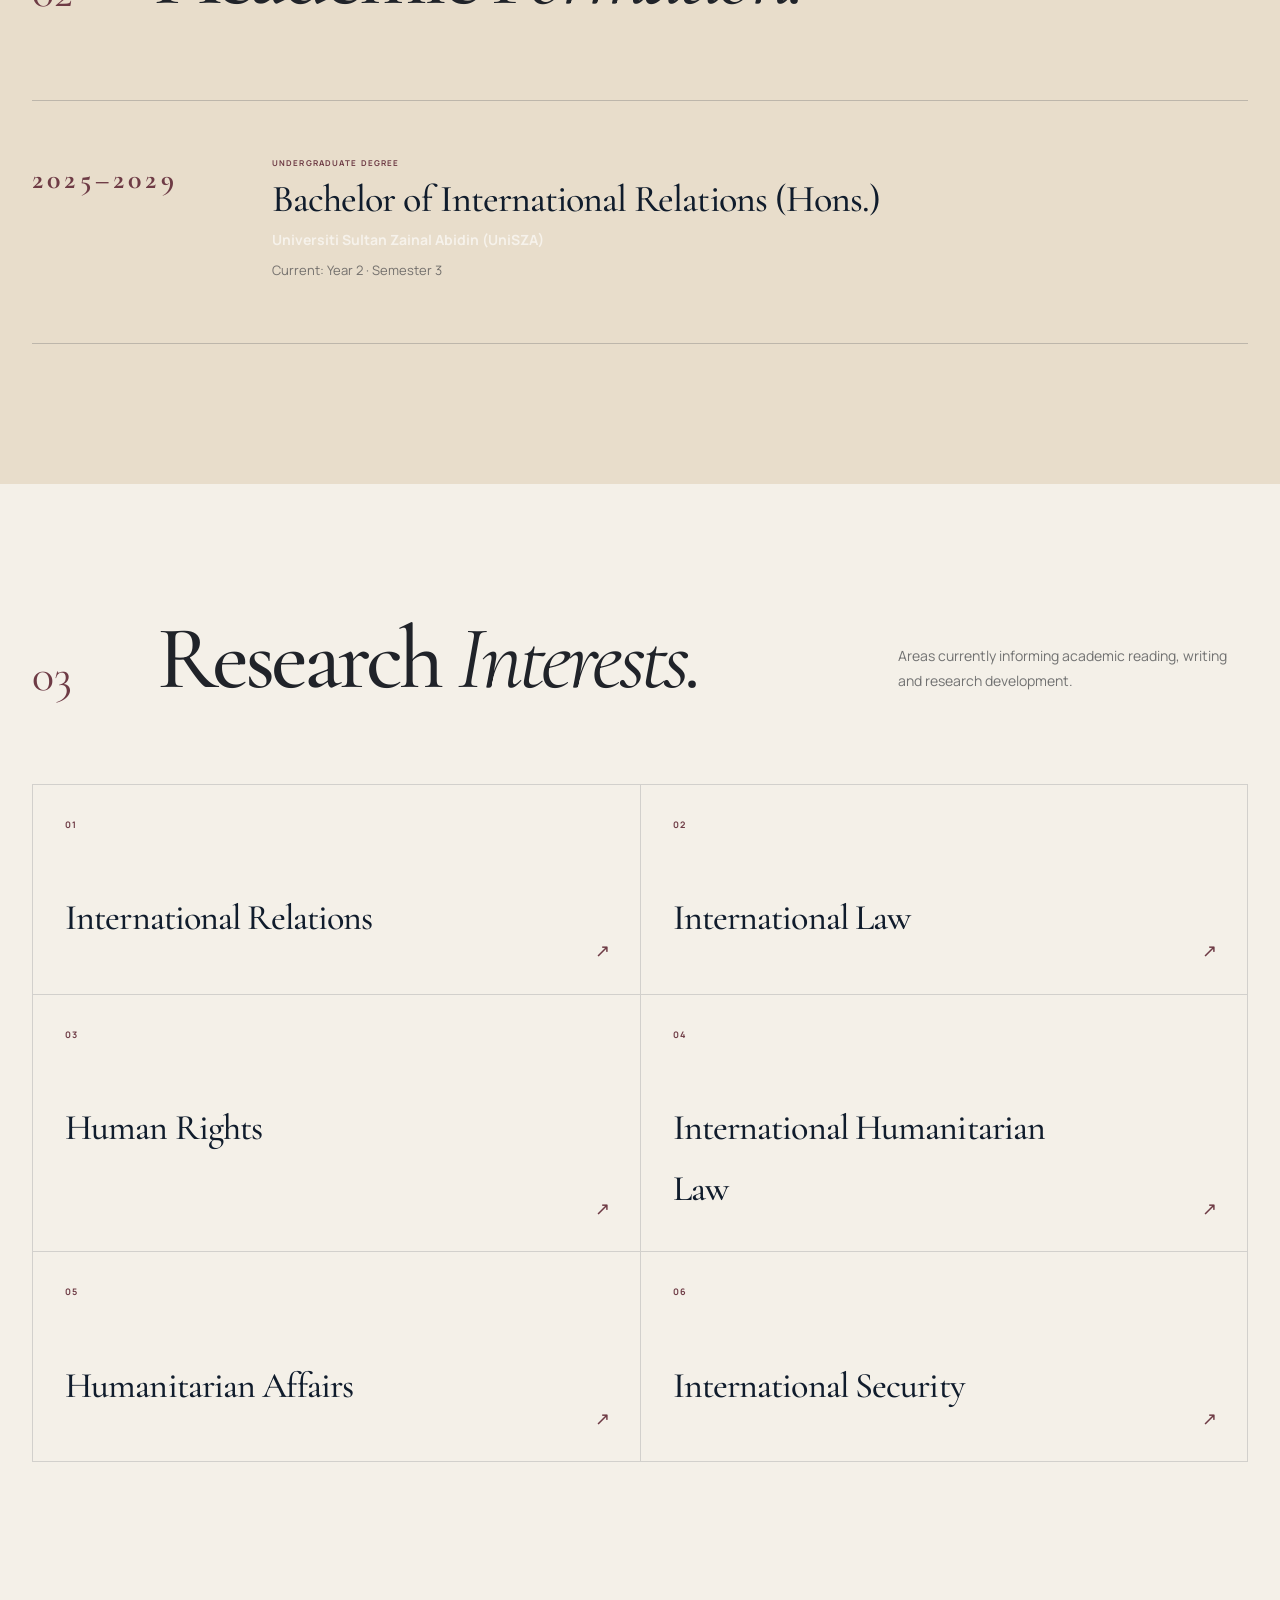
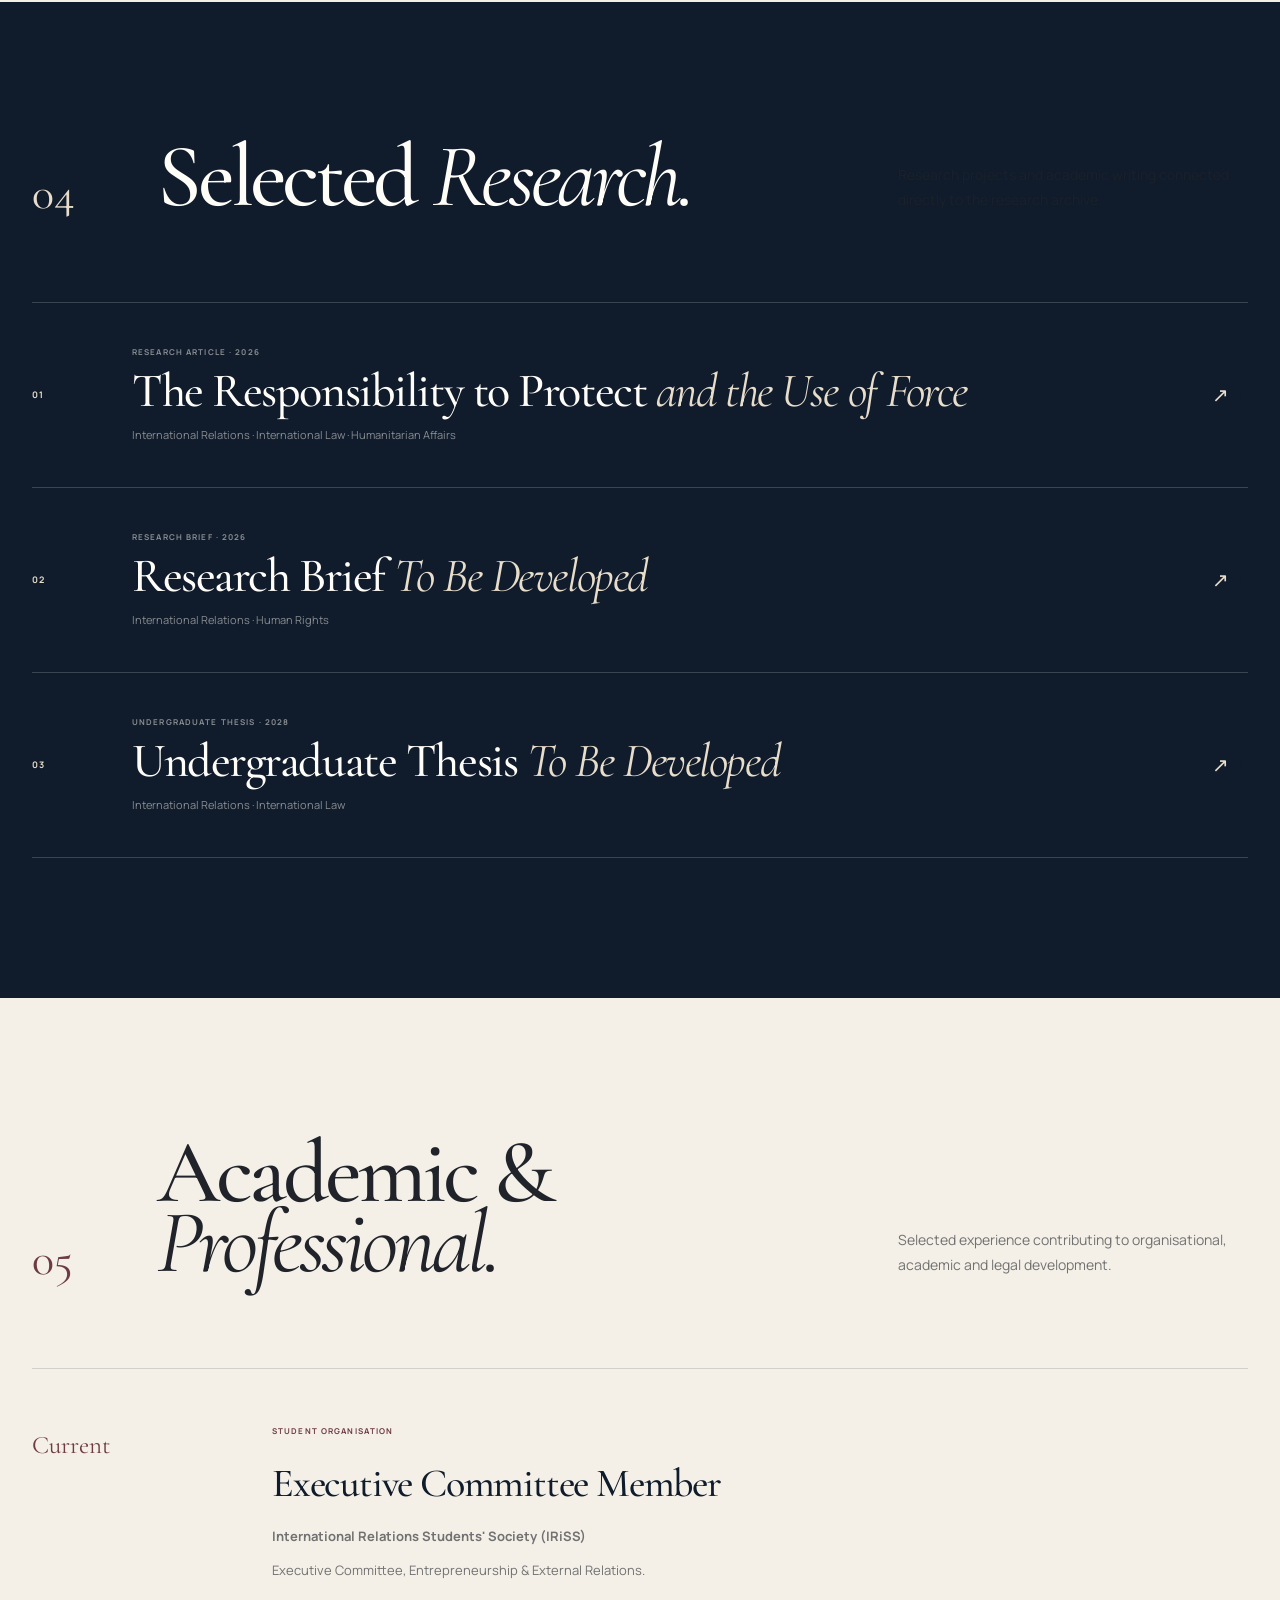
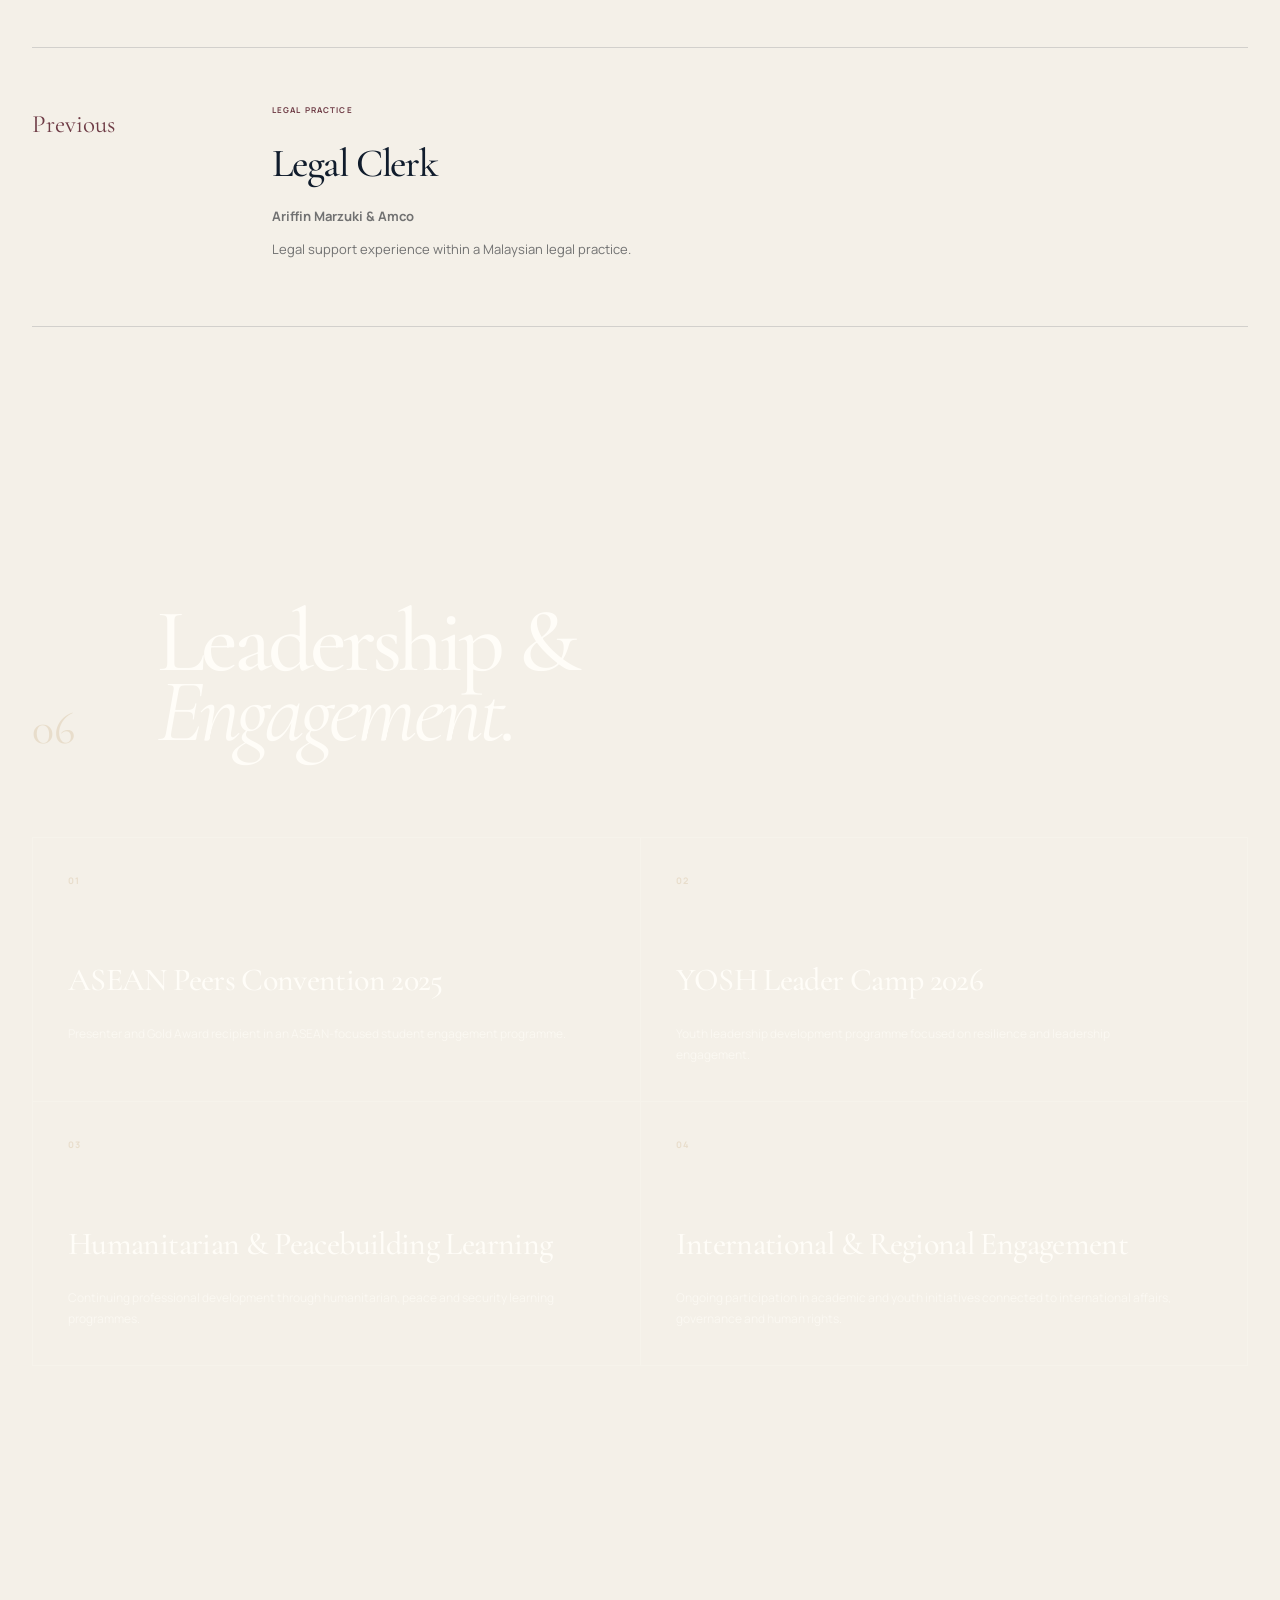
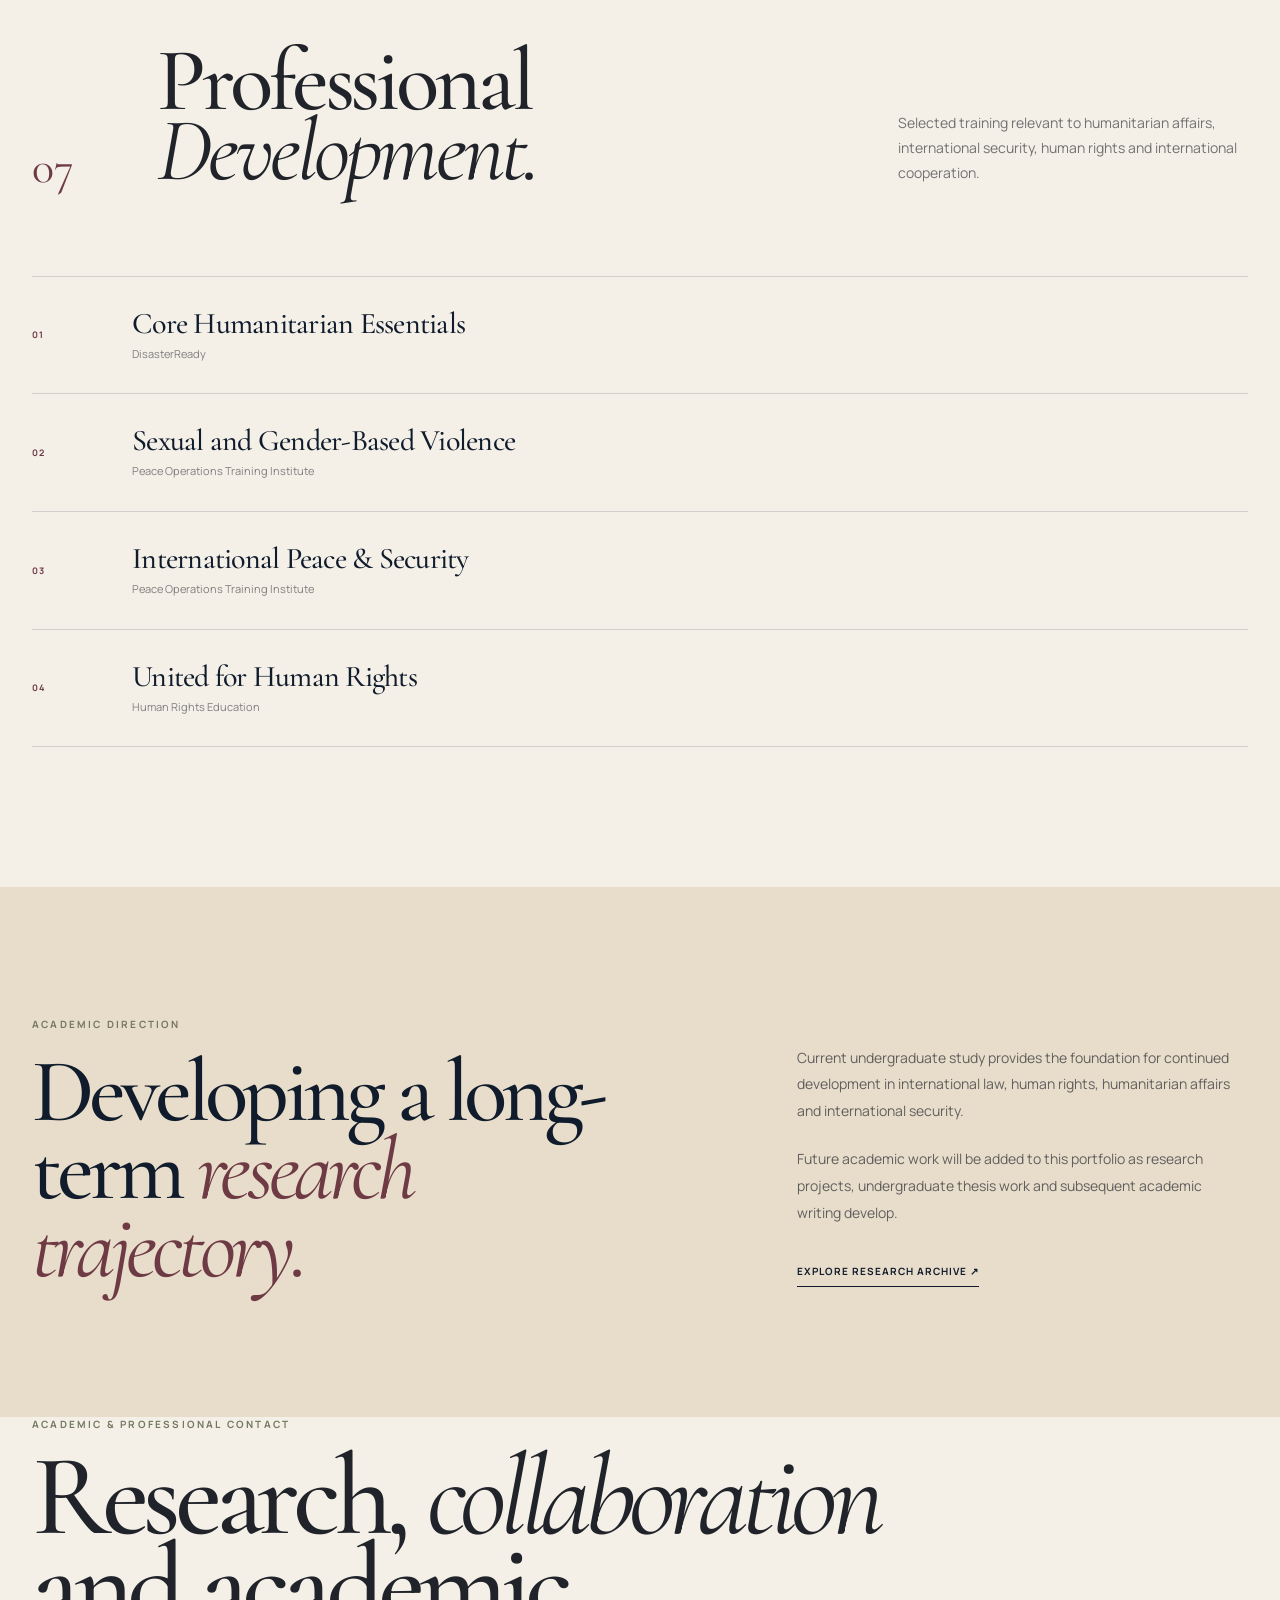
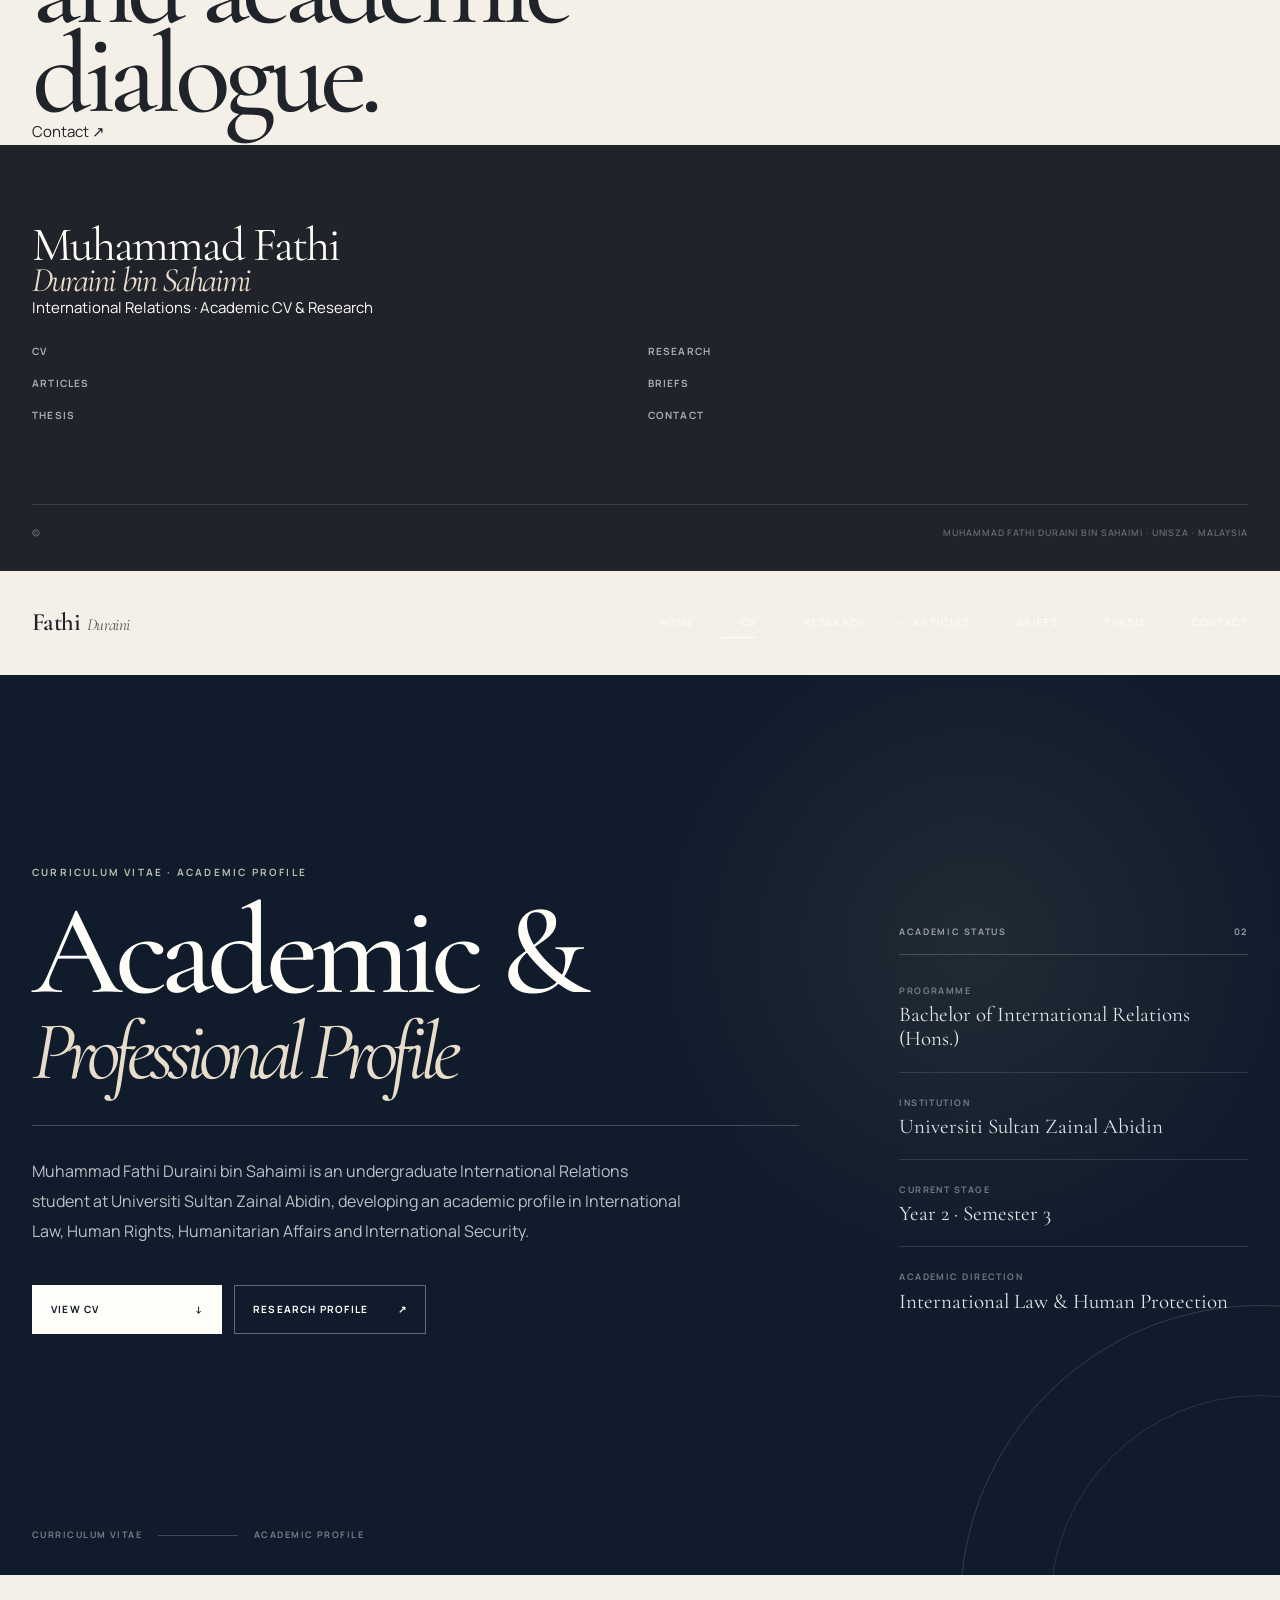
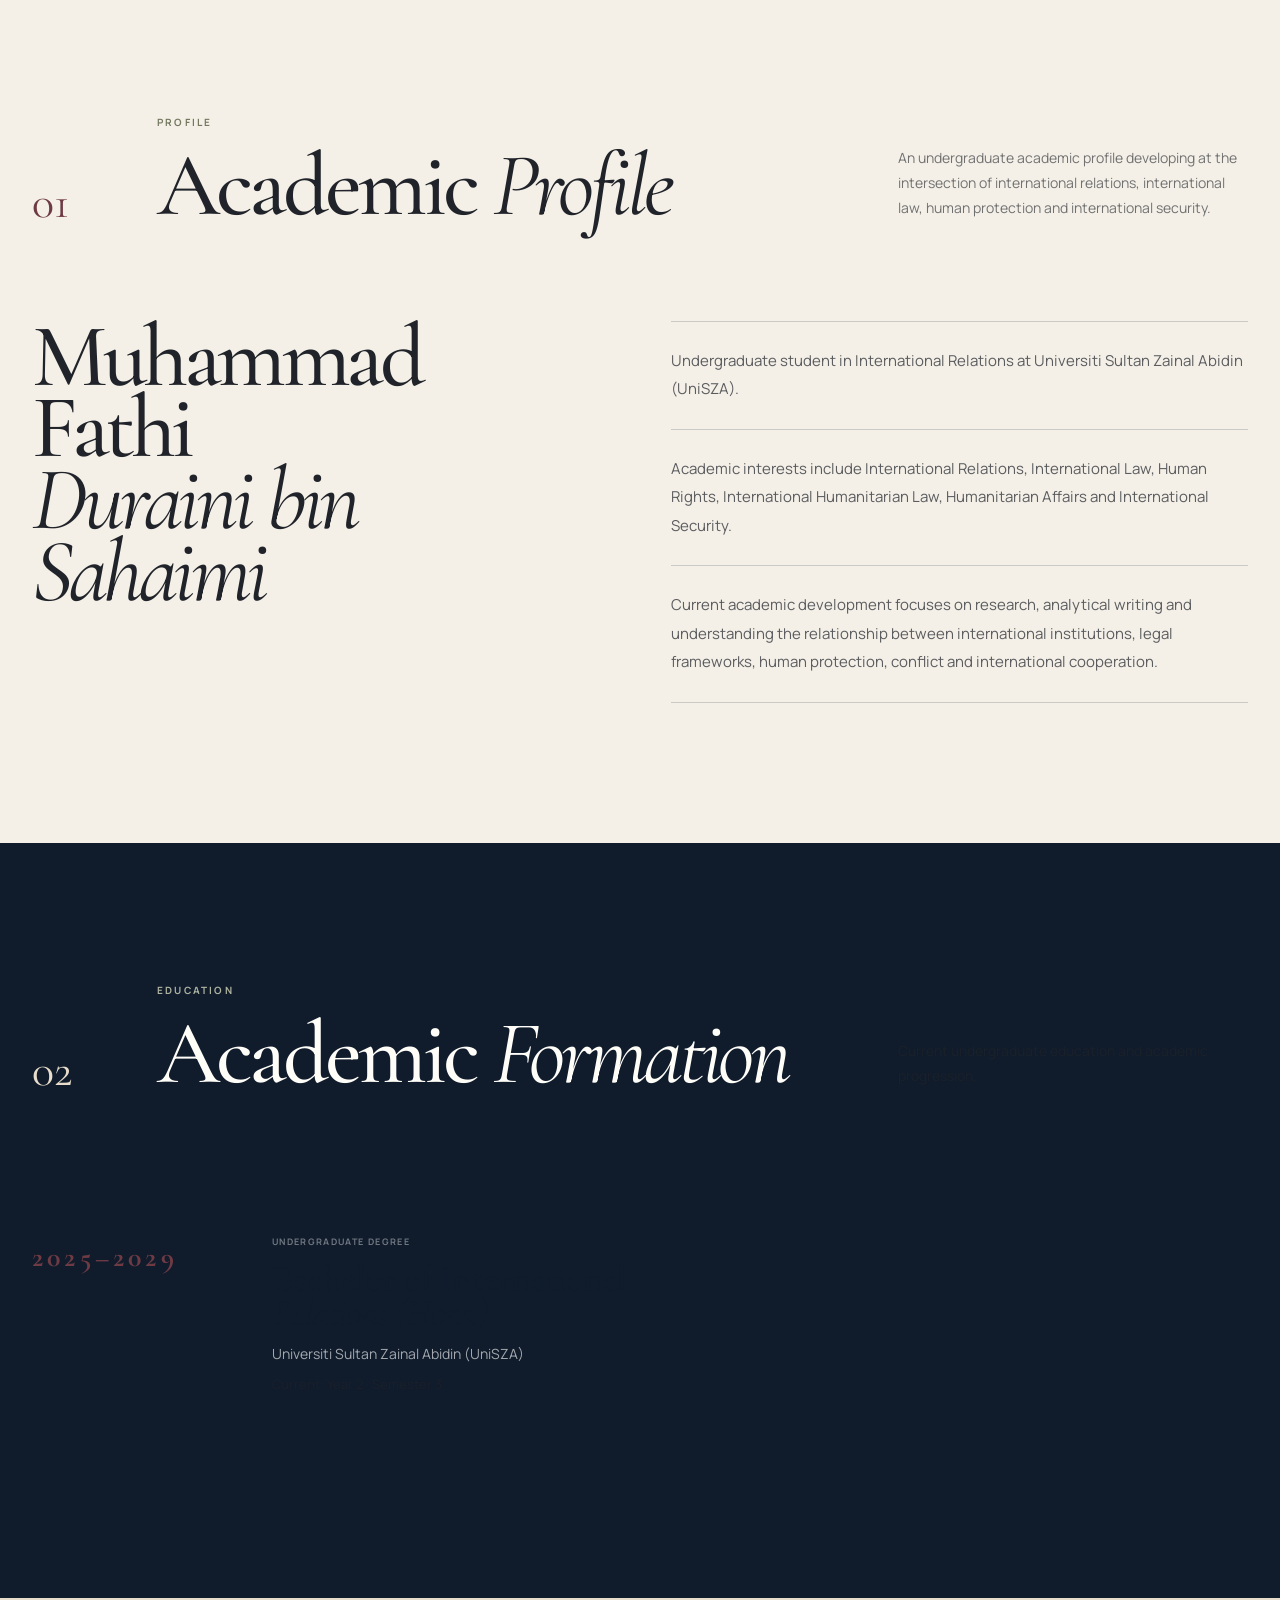
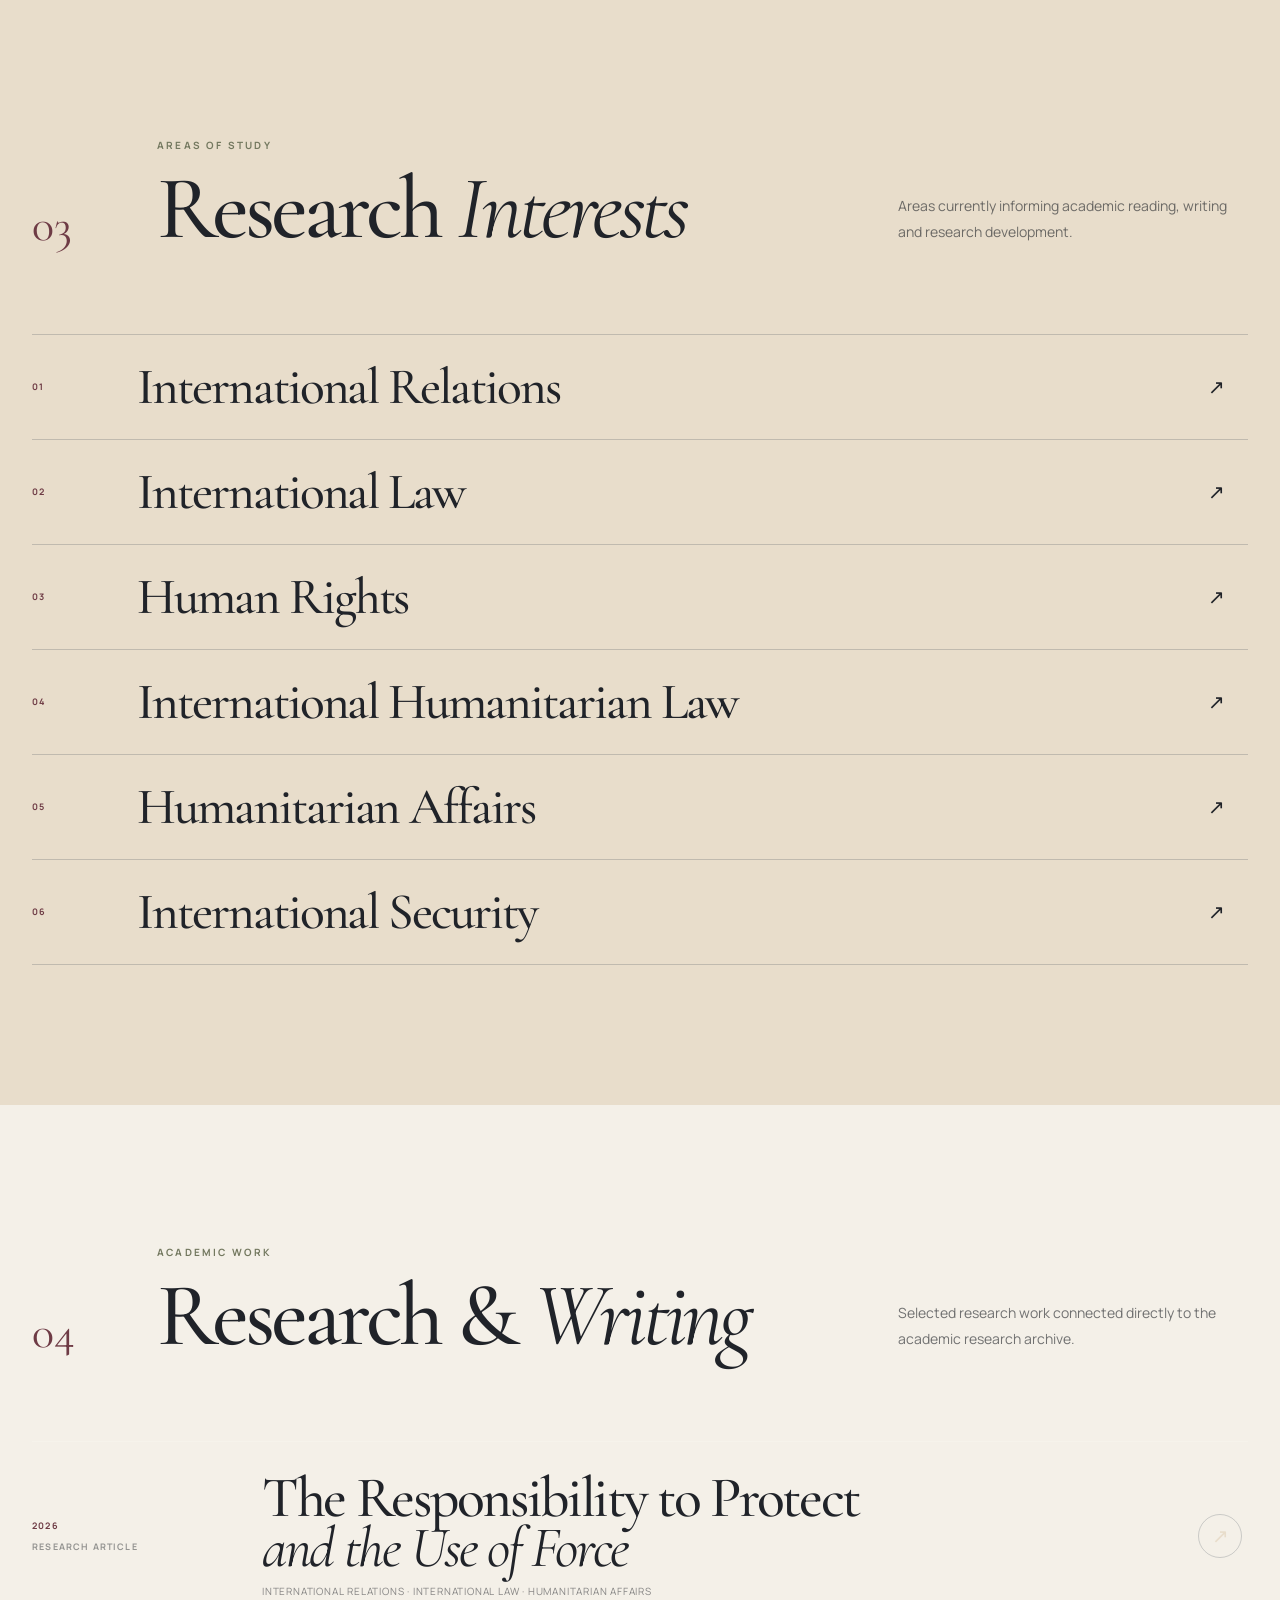
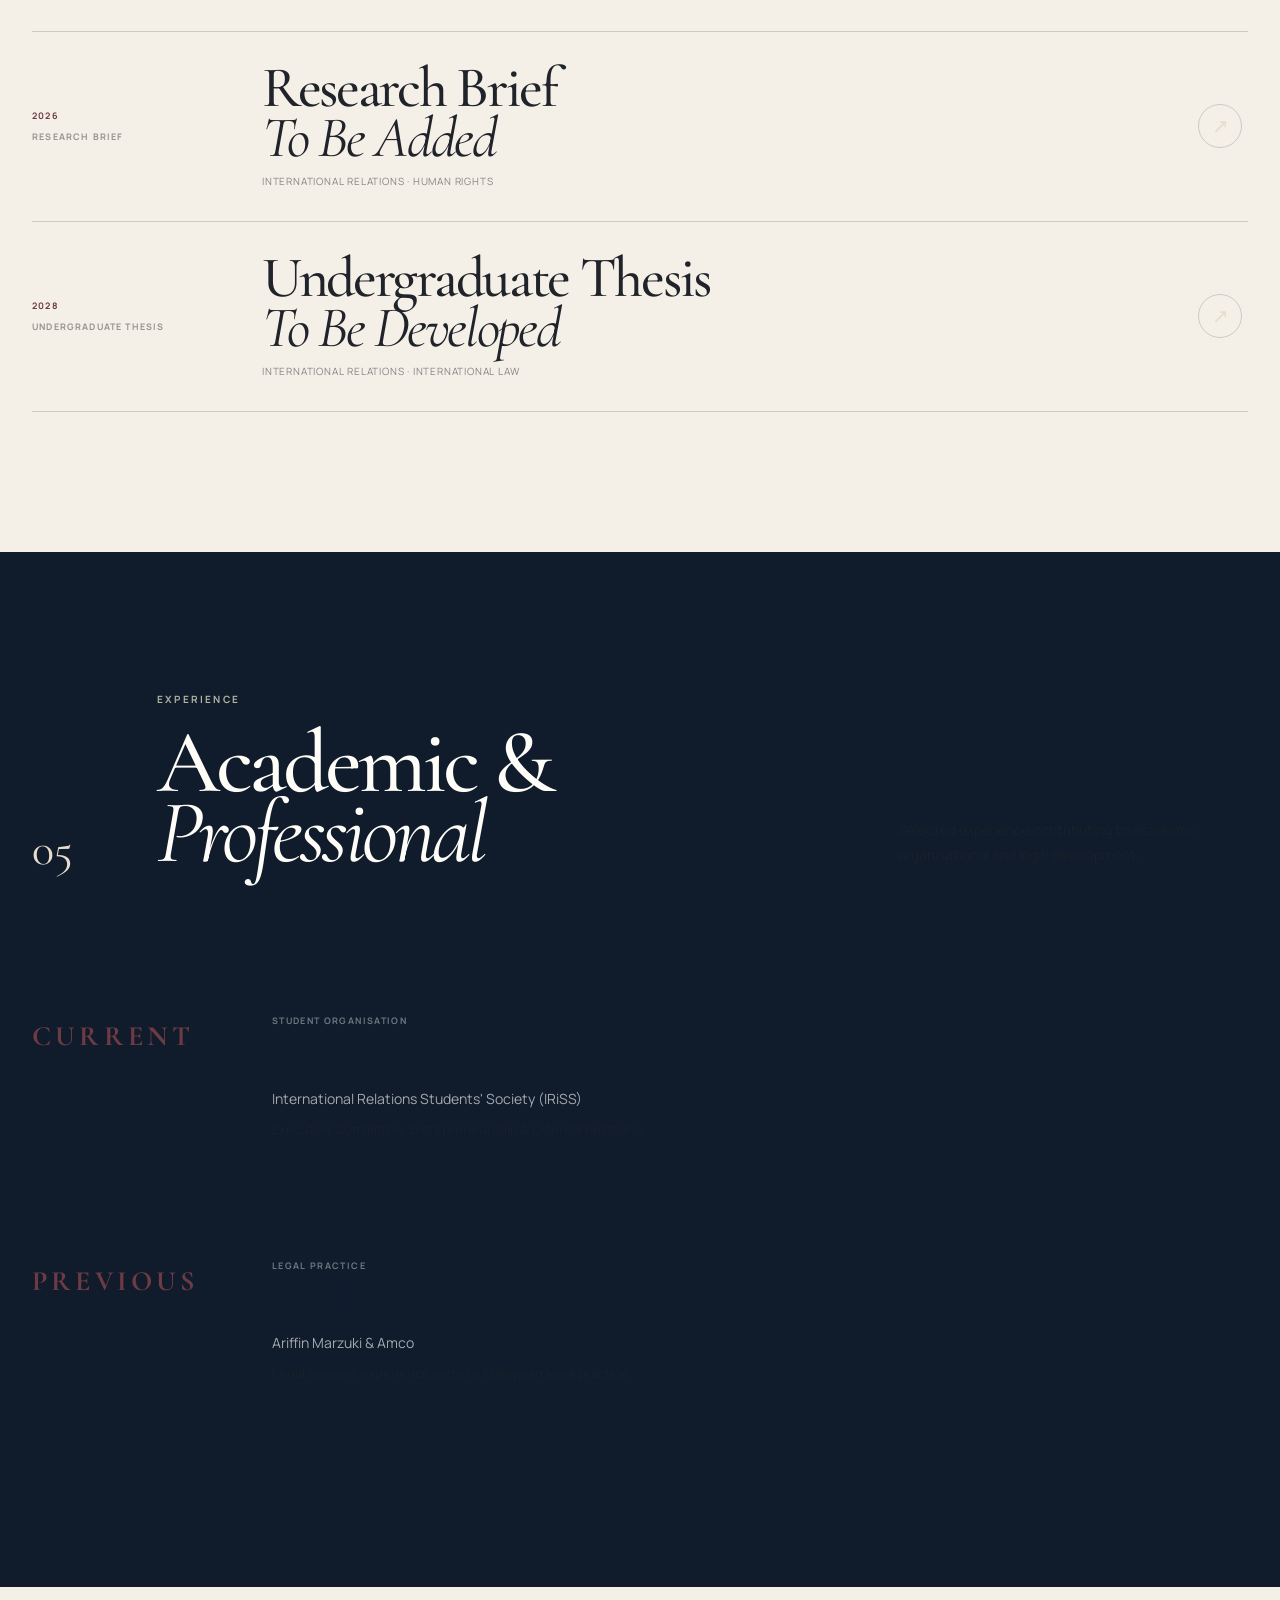
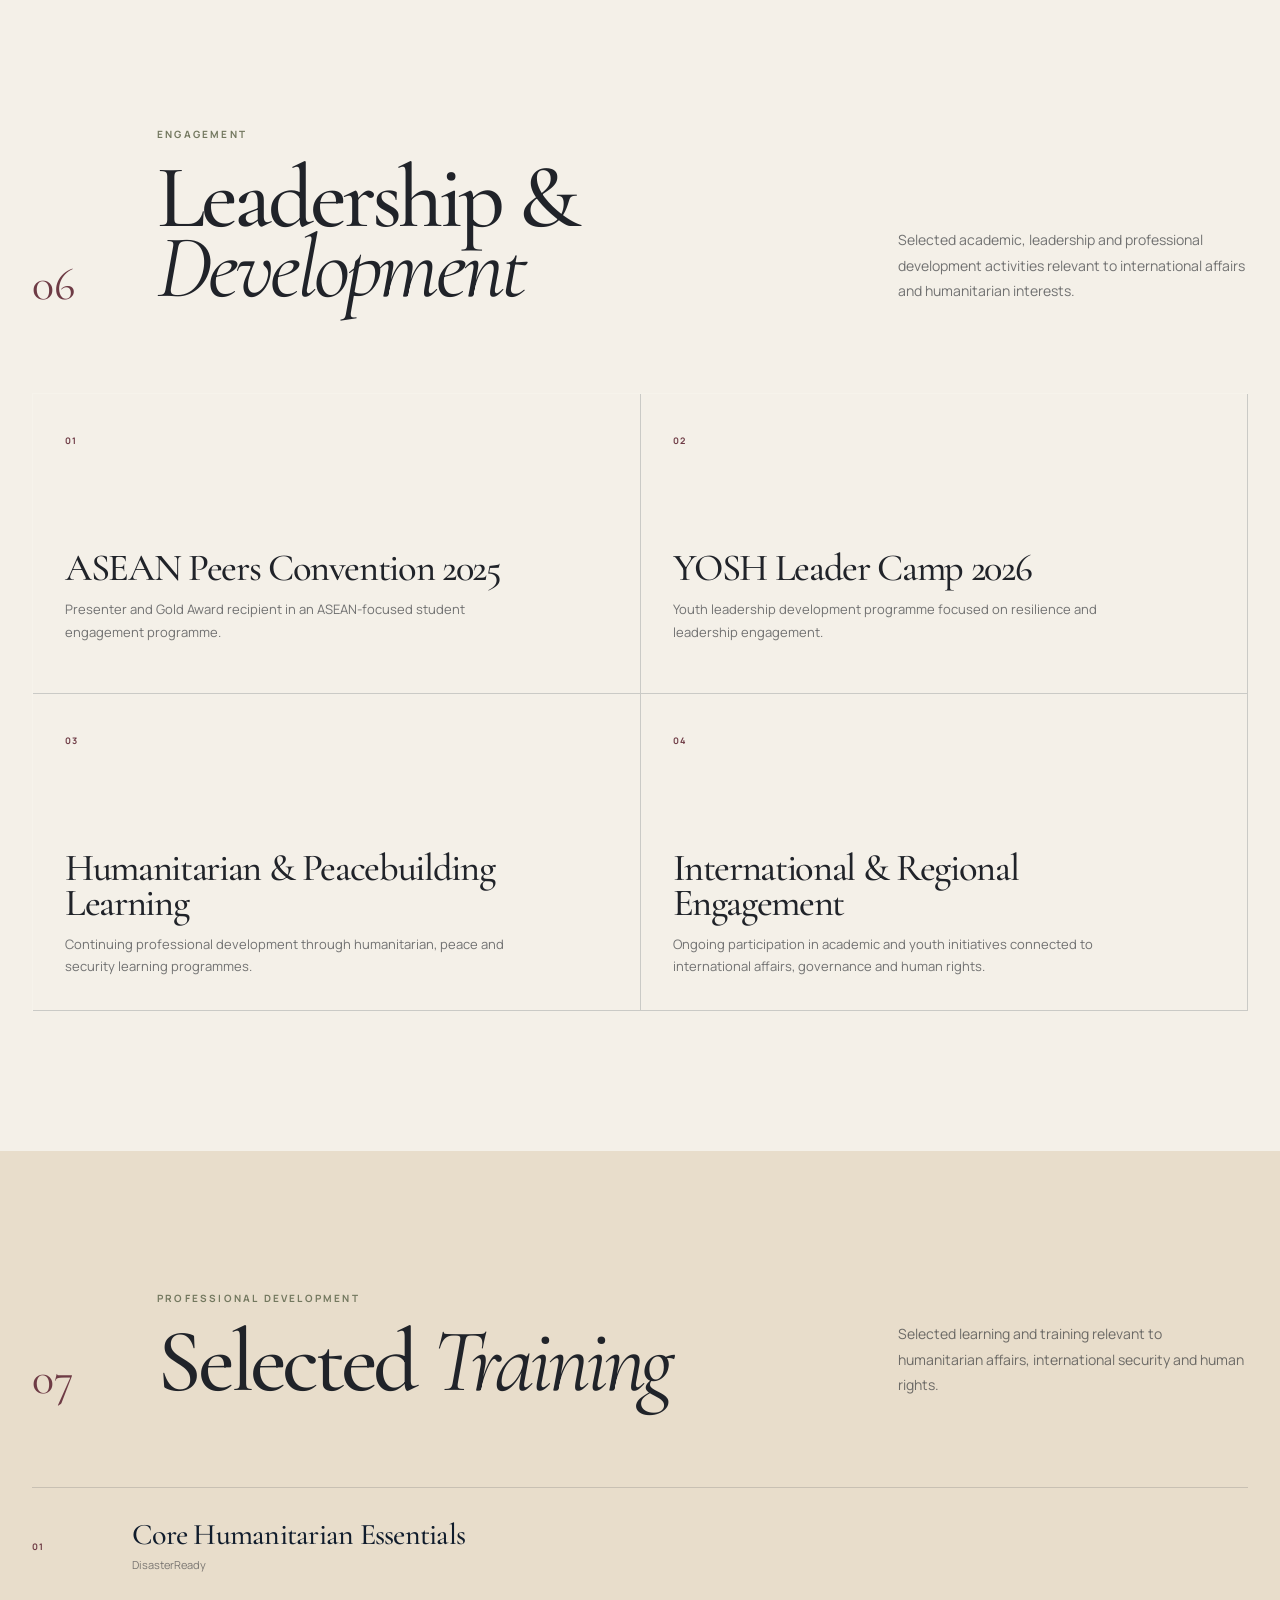
<file: cv.html>
<!DOCTYPE html>
<html lang="en">
<head>
  <meta charset="UTF-8">
  <meta name="viewport" content="width=device-width, initial-scale=1.0">

  <title>Academic CV | Muhammad Fathi Duraini bin Sahaimi</title>

  <meta
    name="description"
    content="Academic CV of Muhammad Fathi Duraini bin Sahaimi, Bachelor of International Relations student at Universiti Sultan Zainal Abidin."
  >

  <link rel="preconnect" href="https://fonts.googleapis.com">
  <link rel="preconnect" href="https://fonts.gstatic.com" crossorigin>

  <link
    href="https://fonts.googleapis.com/css2?family=Cormorant+Garamond:ital,wght@0,400;0,500;0,600;1,400;1,500&family=Manrope:wght@400;500;600;700&display=swap"
    rel="stylesheet"
  >

  <link rel="stylesheet" href="css/style.css">
</head>

<body>

<header class="site-header">

  <div class="container header-inner">

    <a href="index.html" class="site-logo">
      Fathi <em>Duraini</em>
    </a>

    <button
      class="menu-toggle"
      type="button"
      aria-label="Open navigation"
      aria-expanded="false"
    >
      <span></span>
      <span></span>
    </button>

    <nav class="main-nav">

      <a href="index.html" class="nav-link">
        01 Home
      </a>

      <a href="cv.html" class="nav-link active">
        02 CV
      </a>

      <a href="research.html" class="nav-link">
        03 Research
      </a>

      <a href="articles.html" class="nav-link">
        04 Articles
      </a>

      <a href="briefs.html" class="nav-link">
        05 Briefs
      </a>

      <a href="thesis.html" class="nav-link">
        06 Thesis
      </a>

      <a href="contact.html" class="nav-link">
        07 Contact
      </a>

    </nav>

  </div>

</header>


<main>


  <!-- =========================================================
       CV HERO
  ========================================================== -->

  <section class="cv-hero">

    <div class="container">

      <div class="cv-hero-grid">

        <div>

          <div class="eyebrow">
            Curriculum Vitae · Academic Profile
          </div>

          <h1>
            Muhammad Fathi
            <em>Duraini bin Sahaimi</em>
          </h1>

          <p class="cv-hero-lead">
            Bachelor of International Relations (Hons.) student at
            Universiti Sultan Zainal Abidin, developing an academic
            profile in International Law, Human Rights, Humanitarian
            Affairs and International Security.
          </p>

        </div>


        <aside class="cv-hero-meta">

          <div class="cv-meta-item">

            <span>
              Programme
            </span>

            <strong>
              Bachelor of International Relations (Hons.)
            </strong>

          </div>


          <div class="cv-meta-item">

            <span>
              Institution
            </span>

            <strong>
              Universiti Sultan Zainal Abidin
            </strong>

          </div>


          <div class="cv-meta-item">

            <span>
              Current Stage
            </span>

            <strong>
              Year 2 · Semester 3
            </strong>

          </div>


          <div class="cv-meta-item">

            <span>
              Academic Direction
            </span>

            <strong>
              International Law & Human Protection
            </strong>

          </div>

        </aside>

      </div>

    </div>

  </section>



  <!-- =========================================================
       PROFILE
  ========================================================== -->

  <section class="section cv-section">

    <div class="container">

      <div class="section-heading">

        <div class="section-number">
          01
        </div>

        <h2>
          Academic <em>Profile.</em>
        </h2>

      </div>


      <div class="cv-profile-grid">

        <div class="cv-profile-intro">

          <p class="cv-large-text">
            An undergraduate researcher developing at the intersection
            of international relations, international law and human
            protection.
          </p>

        </div>


        <div class="cv-profile-body">

          <p>
            Muhammad Fathi Duraini bin Sahaimi is an undergraduate
            student in International Relations at Universiti Sultan
            Zainal Abidin (UniSZA).
          </p>

          <p>
            His academic interests include International Relations,
            International Law, Human Rights, International Humanitarian
            Law, Humanitarian Affairs and International Security.
          </p>

          <p>
            Current academic development focuses on research,
            analytical writing and understanding the relationship
            between international institutions, legal frameworks,
            human protection, conflict and international cooperation.
          </p>

        </div>

      </div>

    </div>

  </section>



  <!-- =========================================================
       EDUCATION
  ========================================================== -->

  <section class="section section-sand cv-section">

    <div class="container">

      <div class="section-heading">

        <div class="section-number">
          02
        </div>

        <h2>
          Academic <em>Formation.</em>
        </h2>

      </div>


      <div class="cv-timeline">

        <div class="cv-timeline-item">

          <div class="cv-timeline-date">
            2025–2029
          </div>

          <div class="cv-timeline-content">

            <div class="cv-small-label">
              Undergraduate Degree
            </div>

            <h3>
              Bachelor of International Relations (Hons.)
            </h3>

            <p class="cv-institution">
              Universiti Sultan Zainal Abidin (UniSZA)
            </p>

            <p>
              Current: Year 2 · Semester 3
            </p>

          </div>

        </div>

      </div>

    </div>

  </section>



  <!-- =========================================================
       RESEARCH INTERESTS
  ========================================================== -->

  <section class="section cv-section">

    <div class="container">

      <div class="section-heading">

        <div class="section-number">
          03
        </div>

        <h2>
          Research <em>Interests.</em>
        </h2>

        <p class="section-intro">
          Areas currently informing academic reading, writing and
          research development.
        </p>

      </div>


      <div class="cv-interest-grid">

        <a
          href="research.html?field=ir"
          class="cv-interest"
        >
          <span class="cv-interest-number">
            01
          </span>

          <h3>
            International Relations
          </h3>

          <span class="cv-interest-arrow">
            ↗
          </span>
        </a>


        <a
          href="research.html?field=law"
          class="cv-interest"
        >
          <span class="cv-interest-number">
            02
          </span>

          <h3>
            International Law
          </h3>

          <span class="cv-interest-arrow">
            ↗
          </span>
        </a>


        <a
          href="research.html?field=human-rights"
          class="cv-interest"
        >
          <span class="cv-interest-number">
            03
          </span>

          <h3>
            Human Rights
          </h3>

          <span class="cv-interest-arrow">
            ↗
          </span>
        </a>


        <a
          href="research.html?field=ihl"
          class="cv-interest"
        >
          <span class="cv-interest-number">
            04
          </span>

          <h3>
            International Humanitarian Law
          </h3>

          <span class="cv-interest-arrow">
            ↗
          </span>
        </a>


        <a
          href="research.html?field=humanitarian"
          class="cv-interest"
        >
          <span class="cv-interest-number">
            05
          </span>

          <h3>
            Humanitarian Affairs
          </h3>

          <span class="cv-interest-arrow">
            ↗
          </span>
        </a>


        <a
          href="research.html?field=security"
          class="cv-interest"
        >
          <span class="cv-interest-number">
            06
          </span>

          <h3>
            International Security
          </h3>

          <span class="cv-interest-arrow">
            ↗
          </span>
        </a>

      </div>

    </div>

  </section>



  <!-- =========================================================
       SELECTED RESEARCH
  ========================================================== -->

  <section class="section section-navy cv-section">

    <div class="container">

      <div class="section-heading section-heading-light">

        <div class="section-number">
          04
        </div>

        <h2>
          Selected <em>Research.</em>
        </h2>

        <p class="section-intro">
          Research projects and academic writing connected directly
          to the research archive.
        </p>

      </div>


      <div class="cv-research-list">


        <a
          href="research/articles/article-01.html"
          class="cv-research-row"
        >

          <div class="cv-research-index">
            01
          </div>

          <div class="cv-research-main">

            <div class="cv-research-type">
              Research Article · 2026
            </div>

            <h3>
              The Responsibility to Protect
              <em>and the Use of Force</em>
            </h3>

            <p>
              International Relations · International Law ·
              Humanitarian Affairs
            </p>

          </div>

          <div class="cv-research-arrow">
            ↗
          </div>

        </a>


        <a
          href="research/briefs/brief-01.html"
          class="cv-research-row"
        >

          <div class="cv-research-index">
            02
          </div>

          <div class="cv-research-main">

            <div class="cv-research-type">
              Research Brief · 2026
            </div>

            <h3>
              Research Brief
              <em>To Be Developed</em>
            </h3>

            <p>
              International Relations · Human Rights
            </p>

          </div>

          <div class="cv-research-arrow">
            ↗
          </div>

        </a>


        <a
          href="research/thesis/thesis-01.html"
          class="cv-research-row"
        >

          <div class="cv-research-index">
            03
          </div>

          <div class="cv-research-main">

            <div class="cv-research-type">
              Undergraduate Thesis · 2028
            </div>

            <h3>
              Undergraduate Thesis
              <em>To Be Developed</em>
            </h3>

            <p>
              International Relations · International Law
            </p>

          </div>

          <div class="cv-research-arrow">
            ↗
          </div>

        </a>


      </div>

    </div>

  </section>



  <!-- =========================================================
       EXPERIENCE
  ========================================================== -->

  <section class="section cv-section">

    <div class="container">

      <div class="section-heading">

        <div class="section-number">
          05
        </div>

        <h2>
          Academic & <em>Professional.</em>
        </h2>

        <p class="section-intro">
          Selected experience contributing to organisational,
          academic and legal development.
        </p>

      </div>


      <div class="cv-experience-list">


        <article class="cv-experience-item">

          <div class="cv-experience-date">
            Current
          </div>

          <div>

            <div class="cv-small-label">
              Student Organisation
            </div>

            <h3>
              Executive Committee Member
            </h3>

            <p class="cv-institution">
              International Relations Students' Society (IRiSS)
            </p>

            <p>
              Executive Committee, Entrepreneurship & External
              Relations.
            </p>

          </div>

        </article>


        <article class="cv-experience-item">

          <div class="cv-experience-date">
            Previous
          </div>

          <div>

            <div class="cv-small-label">
              Legal Practice
            </div>

            <h3>
              Legal Clerk
            </h3>

            <p class="cv-institution">
              Ariffin Marzuki & Amco
            </p>

            <p>
              Legal support experience within a Malaysian legal
              practice.
            </p>

          </div>

        </article>


      </div>

    </div>

  </section>



  <!-- =========================================================
       LEADERSHIP & ENGAGEMENT
  ========================================================== -->

  <section class="section section-olive cv-section">

    <div class="container">

      <div class="section-heading section-heading-light">

        <div class="section-number">
          06
        </div>

        <h2>
          Leadership & <em>Engagement.</em>
        </h2>

      </div>


      <div class="cv-engagement-grid">


        <article class="cv-engagement-item">

          <span>
            01
          </span>

          <h3>
            ASEAN Peers Convention 2025
          </h3>

          <p>
            Presenter and Gold Award recipient in an ASEAN-focused
            student engagement programme.
          </p>

        </article>


        <article class="cv-engagement-item">

          <span>
            02
          </span>

          <h3>
            YOSH Leader Camp 2026
          </h3>

          <p>
            Youth leadership development programme focused on
            resilience and leadership engagement.
          </p>

        </article>


        <article class="cv-engagement-item">

          <span>
            03
          </span>

          <h3>
            Humanitarian & Peacebuilding Learning
          </h3>

          <p>
            Continuing professional development through humanitarian,
            peace and security learning programmes.
          </p>

        </article>


        <article class="cv-engagement-item">

          <span>
            04
          </span>

          <h3>
            International & Regional Engagement
          </h3>

          <p>
            Ongoing participation in academic and youth initiatives
            connected to international affairs, governance and human
            rights.
          </p>

        </article>


      </div>

    </div>

  </section>



  <!-- =========================================================
       TRAINING
  ========================================================== -->

  <section class="section cv-section">

    <div class="container">

      <div class="section-heading">

        <div class="section-number">
          07
        </div>

        <h2>
          Professional <em>Development.</em>
        </h2>

        <p class="section-intro">
          Selected training relevant to humanitarian affairs,
          international security, human rights and international
          cooperation.
        </p>

      </div>


      <div class="cv-training-list">


        <div class="cv-training-row">

          <span>
            01
          </span>

          <div>

            <h3>
              Core Humanitarian Essentials
            </h3>

            <p>
              DisasterReady
            </p>

          </div>

        </div>


        <div class="cv-training-row">

          <span>
            02
          </span>

          <div>

            <h3>
              Sexual and Gender-Based Violence
            </h3>

            <p>
              Peace Operations Training Institute
            </p>

          </div>

        </div>


        <div class="cv-training-row">

          <span>
            03
          </span>

          <div>

            <h3>
              International Peace & Security
            </h3>

            <p>
              Peace Operations Training Institute
            </p>

          </div>

        </div>


        <div class="cv-training-row">

          <span>
            04
          </span>

          <div>

            <h3>
              United for Human Rights
            </h3>

            <p>
              Human Rights Education
            </p>

          </div>

        </div>


      </div>

    </div>

  </section>



  <!-- =========================================================
       ACADEMIC DIRECTION
  ========================================================== -->

  <section class="cv-direction">

    <div class="container">

      <div class="cv-direction-grid">

        <div>

          <div class="eyebrow">
            Academic Direction
          </div>

          <h2>
            Developing a long-term
            <em>research trajectory.</em>
          </h2>

        </div>


        <div>

          <p>
            Current undergraduate study provides the foundation for
            continued development in international law, human rights,
            humanitarian affairs and international security.
          </p>

          <p>
            Future academic work will be added to this portfolio as
            research projects, undergraduate thesis work and subsequent
            academic writing develop.
          </p>

          <a
            href="research.html"
            class="text-link"
          >
            Explore Research Archive ↗
          </a>

        </div>

      </div>

    </div>

  </section>



  <!-- =========================================================
       CONTACT
  ========================================================== -->

  <section class="contact-preview">

    <div class="container">

      <div class="contact-preview-inner">

        <div>

          <div class="eyebrow">
            Academic & Professional Contact
          </div>

          <h2>
            Research,
            <em>collaboration</em>
            and academic dialogue.
          </h2>

        </div>

        <a
          href="contact.html"
          class="contact-preview-link"
        >
          Contact ↗
        </a>

      </div>

    </div>

  </section>


</main>



<footer class="site-footer">

  <div class="container">

    <div class="footer-main">

      <div>

        <div class="footer-name">
          Muhammad Fathi
          <em>Duraini bin Sahaimi</em>
        </div>

        <p>
          International Relations · Academic CV & Research
        </p>

      </div>


      <div class="footer-links">

        <a href="cv.html">CV</a>
        <a href="research.html">Research</a>
        <a href="articles.html">Articles</a>
        <a href="briefs.html">Briefs</a>
        <a href="thesis.html">Thesis</a>
        <a href="contact.html">Contact</a>

      </div>

    </div>


    <div class="footer-bottom">

      © <span data-current-year></span>
      Muhammad Fathi Duraini bin Sahaimi · UniSZA · Malaysia

    </div>

  </div>

</footer>


<script src="js/main.js"></script>

</body>
</html>
    <div class="container nav-wrapper">

      <a href="index.html" class="brand" aria-label="Fathi Duraini Home">
        <span class="brand-main">Fathi</span>
        <span class="brand-sub">Duraini</span>
      </a>

      <nav class="main-nav" aria-label="Main navigation">

        <a href="index.html" class="nav-link">
          <span>01</span>
          Home
        </a>

        <a href="cv.html" class="nav-link active">
          <span>02</span>
          CV
        </a>

        <a href="research.html" class="nav-link">
          <span>03</span>
          Research
        </a>

        <a href="articles.html" class="nav-link">
          <span>04</span>
          Articles
        </a>

        <a href="briefs.html" class="nav-link">
          <span>05</span>
          Briefs
        </a>

        <a href="thesis.html" class="nav-link">
          <span>06</span>
          Thesis
        </a>

        <a href="contact.html" class="nav-link">
          <span>07</span>
          Contact
        </a>

      </nav>

      <button
        class="menu-toggle"
        type="button"
        aria-label="Open navigation"
        aria-expanded="false"
      >
        <span></span>
        <span></span>
      </button>

    </div>

  </header>


  <main>

    <!-- =====================================================
         CV HERO
    ====================================================== -->

    <section class="hero">

      <div class="container hero-grid">

        <div class="hero-copy reveal">

          <p class="eyebrow">
            Curriculum Vitae · Academic Profile
          </p>

          <h1 class="hero-name">
            Academic &
            <em>Professional Profile</em>
          </h1>

          <div class="hero-rule"></div>

          <p class="hero-description">
            Muhammad Fathi Duraini bin Sahaimi is an undergraduate
            International Relations student at Universiti Sultan
            Zainal Abidin, developing an academic profile in
            International Law, Human Rights, Humanitarian Affairs
            and International Security.
          </p>

          <div class="hero-actions">

            <a
              href="#education"
              class="button button-dark"
            >
              <span>View CV</span>
              <span>↓</span>
            </a>

            <a
              href="research.html"
              class="button button-outline"
            >
              <span>Research Profile</span>
              <span>↗</span>
            </a>

          </div>

        </div>


        <aside class="hero-aside reveal">

          <div class="hero-index">
            <span>Academic Status</span>
            <span>02</span>
          </div>

          <div class="hero-profile">

            <div class="profile-label">
              PROGRAMME
            </div>

            <div class="profile-value">
              Bachelor of International Relations (Hons.)
            </div>

            <div class="profile-line"></div>

            <div class="profile-label">
              INSTITUTION
            </div>

            <div class="profile-value">
              Universiti Sultan Zainal Abidin
            </div>

            <div class="profile-line"></div>

            <div class="profile-label">
              CURRENT STAGE
            </div>

            <div class="profile-value">
              Year 2 · Semester 3
            </div>

            <div class="profile-line"></div>

            <div class="profile-label">
              ACADEMIC DIRECTION
            </div>

            <div class="profile-value">
              International Law & Human Protection
            </div>

          </div>

        </aside>

      </div>


      <div class="container hero-footer">

        <span>
          Curriculum Vitae
        </span>

        <span class="hero-footer-line"></span>

        <span>
          Academic Profile
        </span>

      </div>

    </section>


    <!-- =====================================================
         PROFILE
    ====================================================== -->

    <section class="section section-cream">

      <div class="container">

        <div class="section-heading reveal">

          <div class="section-number">
            01
          </div>

          <div>

            <p class="eyebrow">
              Profile
            </p>

            <h2>
              Academic
              <em>Profile</em>
            </h2>

          </div>

          <p class="section-intro">
            An undergraduate academic profile developing at the
            intersection of international relations, international
            law, human protection and international security.
          </p>

        </div>


        <div class="cv-profile-grid">

          <div class="cv-profile-lead reveal">

            <h3>
              Muhammad Fathi
              <em>Duraini bin Sahaimi</em>
            </h3>

          </div>


          <div class="cv-profile-text reveal">

            <p>
              Undergraduate student in International Relations at
              Universiti Sultan Zainal Abidin (UniSZA).
            </p>

            <p>
              Academic interests include International Relations,
              International Law, Human Rights, International
              Humanitarian Law, Humanitarian Affairs and
              International Security.
            </p>

            <p>
              Current academic development focuses on research,
              analytical writing and understanding the relationship
              between international institutions, legal frameworks,
              human protection, conflict and international cooperation.
            </p>

          </div>

        </div>

      </div>

    </section>


    <!-- =====================================================
         EDUCATION
    ====================================================== -->

    <section
      class="section section-navy"
      id="education"
    >

      <div class="container">

        <div class="section-heading section-heading-light reveal">

          <div class="section-number">
            02
          </div>

          <div>

            <p class="eyebrow">
              Education
            </p>

            <h2>
              Academic
              <em>Formation</em>
            </h2>

          </div>

          <p class="section-intro">
            Current undergraduate education and academic progression.
          </p>

        </div>


        <div class="cv-timeline">


          <article class="cv-timeline-item reveal">

            <div class="cv-timeline-date">
              2025–2029
            </div>

            <div class="cv-timeline-content">

              <p class="cv-item-type">
                Undergraduate Degree
              </p>

              <h3>
                Bachelor of International
                <em>Relations (Hons.)</em>
              </h3>

              <p>
                Universiti Sultan Zainal Abidin (UniSZA)
              </p>

              <p>
                Current: Year 2 · Semester 3
              </p>

            </div>

          </article>


        </div>

      </div>

    </section>


    <!-- =====================================================
         RESEARCH INTERESTS
    ====================================================== -->

    <section class="section section-sand">

      <div class="container">

        <div class="section-heading reveal">

          <div class="section-number">
            03
          </div>

          <div>

            <p class="eyebrow">
              Areas of Study
            </p>

            <h2>
              Research
              <em>Interests</em>
            </h2>

          </div>

          <p class="section-intro">
            Areas currently informing academic reading, writing and
            research development.
          </p>

        </div>


        <div class="cv-interest-list">

          <a
            href="research.html?field=ir"
            class="cv-interest-row reveal"
          >

            <span>
              01
            </span>

            <h3>
              International Relations
            </h3>

            <strong>
              ↗
            </strong>

          </a>


          <a
            href="research.html?field=law"
            class="cv-interest-row reveal"
          >

            <span>
              02
            </span>

            <h3>
              International Law
            </h3>

            <strong>
              ↗
            </strong>

          </a>


          <a
            href="research.html?field=human-rights"
            class="cv-interest-row reveal"
          >

            <span>
              03
            </span>

            <h3>
              Human Rights
            </h3>

            <strong>
              ↗
            </strong>

          </a>


          <a
            href="research.html?field=ihl"
            class="cv-interest-row reveal"
          >

            <span>
              04
            </span>

            <h3>
              International Humanitarian Law
            </h3>

            <strong>
              ↗
            </strong>

          </a>


          <a
            href="research.html?field=humanitarian"
            class="cv-interest-row reveal"
          >

            <span>
              05
            </span>

            <h3>
              Humanitarian Affairs
            </h3>

            <strong>
              ↗
            </strong>

          </a>


          <a
            href="research.html?field=security"
            class="cv-interest-row reveal"
          >

            <span>
              06
            </span>

            <h3>
              International Security
            </h3>

            <strong>
              ↗
            </strong>

          </a>

        </div>

      </div>

    </section>


    <!-- =====================================================
         RESEARCH & WRITING
    ====================================================== -->

    <section class="section section-cream">

      <div class="container">

        <div class="section-heading reveal">

          <div class="section-number">
            04
          </div>

          <div>

            <p class="eyebrow">
              Academic Work
            </p>

            <h2>
              Research &
              <em>Writing</em>
            </h2>

          </div>

          <p class="section-intro">
            Selected research work connected directly to the
            academic research archive.
          </p>

        </div>


        <div class="cv-research-list">


          <a
            href="research/articles/article-01.html"
            class="cv-research-item reveal"
          >

            <div class="cv-research-meta">
              <span>2026</span>
              <span>Research Article</span>
            </div>

            <div>

              <h3>
                The Responsibility to Protect
                <em>and the Use of Force</em>
              </h3>

              <p>
                International Relations · International Law ·
                Humanitarian Affairs
              </p>

            </div>

            <span class="cv-research-arrow">
              ↗
            </span>

          </a>


          <a
            href="research/briefs/brief-01.html"
            class="cv-research-item reveal"
          >

            <div class="cv-research-meta">
              <span>2026</span>
              <span>Research Brief</span>
            </div>

            <div>

              <h3>
                Research Brief
                <em>To Be Added</em>
              </h3>

              <p>
                International Relations · Human Rights
              </p>

            </div>

            <span class="cv-research-arrow">
              ↗
            </span>

          </a>


          <a
            href="research/thesis/thesis-01.html"
            class="cv-research-item reveal"
          >

            <div class="cv-research-meta">
              <span>2028</span>
              <span>Undergraduate Thesis</span>
            </div>

            <div>

              <h3>
                Undergraduate Thesis
                <em>To Be Developed</em>
              </h3>

              <p>
                International Relations · International Law
              </p>

            </div>

            <span class="cv-research-arrow">
              ↗
            </span>

          </a>


        </div>

      </div>

    </section>


    <!-- =====================================================
         EXPERIENCE
    ====================================================== -->

    <section class="section section-navy">

      <div class="container">

        <div class="section-heading section-heading-light reveal">

          <div class="section-number">
            05
          </div>

          <div>

            <p class="eyebrow">
              Experience
            </p>

            <h2>
              Academic &
              <em>Professional</em>
            </h2>

          </div>

          <p class="section-intro">
            Selected experience contributing to academic,
            organisational and legal development.
          </p>

        </div>


        <div class="cv-timeline">


          <article class="cv-timeline-item reveal">

            <div class="cv-timeline-date">
              Current
            </div>

            <div class="cv-timeline-content">

              <p class="cv-item-type">
                Student Organisation
              </p>

              <h3>
                Executive Committee Member
              </h3>

              <p>
                International Relations Students' Society
                (IRiSS)
              </p>

              <p>
                Executive Committee, Entrepreneurship &
                External Relations.
              </p>

            </div>

          </article>


          <article class="cv-timeline-item reveal">

            <div class="cv-timeline-date">
              Previous
            </div>

            <div class="cv-timeline-content">

              <p class="cv-item-type">
                Legal Practice
              </p>

              <h3>
                Legal Clerk
              </h3>

              <p>
                Ariffin Marzuki & Amco
              </p>

              <p>
                Legal support experience within a Malaysian
                legal practice.
              </p>

            </div>

          </article>


        </div>

      </div>

    </section>


    <!-- =====================================================
         LEADERSHIP & ENGAGEMENT
    ====================================================== -->

    <section class="section section-cream">

      <div class="container">

        <div class="section-heading reveal">

          <div class="section-number">
            06
          </div>

          <div>

            <p class="eyebrow">
              Engagement
            </p>

            <h2>
              Leadership &
              <em>Development</em>
            </h2>

          </div>

          <p class="section-intro">
            Selected academic, leadership and professional development
            activities relevant to international affairs and humanitarian
            interests.
          </p>

        </div>


        <div class="cv-engagement-grid">


          <article class="cv-engagement-card reveal">

            <span>
              01
            </span>

            <h3>
              ASEAN Peers Convention 2025
            </h3>

            <p>
              Presenter and Gold Award recipient in an ASEAN-focused
              student engagement programme.
            </p>

          </article>


          <article class="cv-engagement-card reveal">

            <span>
              02
            </span>

            <h3>
              YOSH Leader Camp 2026
            </h3>

            <p>
              Youth leadership development programme focused on
              resilience and leadership engagement.
            </p>

          </article>


          <article class="cv-engagement-card reveal">

            <span>
              03
            </span>

            <h3>
              Humanitarian & Peacebuilding Learning
            </h3>

            <p>
              Continuing professional development through humanitarian,
              peace and security learning programmes.
            </p>

          </article>


          <article class="cv-engagement-card reveal">

            <span>
              04
            </span>

            <h3>
              International & Regional Engagement
            </h3>

            <p>
              Ongoing participation in academic and youth initiatives
              connected to international affairs, governance and
              human rights.
            </p>

          </article>


        </div>

      </div>

    </section>


    <!-- =====================================================
         TRAINING
    ====================================================== -->

    <section class="section section-sand">

      <div class="container">

        <div class="section-heading reveal">

          <div class="section-number">
            07
          </div>

          <div>

            <p class="eyebrow">
              Professional Development
            </p>

            <h2>
              Selected
              <em>Training</em>
            </h2>

          </div>

          <p class="section-intro">
            Selected learning and training relevant to humanitarian
            affairs, international security and human rights.
          </p>

        </div>


        <div class="cv-training-list">


          <article class="cv-training-row reveal">

            <span>
              01
            </span>

            <div>

              <h3>
                Core Humanitarian Essentials
              </h3>

              <p>
                DisasterReady
              </p>

            </div>

          </article>


          <article class="cv-training-row reveal">

            <span>
              02
            </span>

            <div>

              <h3>
                Sexual and Gender-Based Violence
              </h3>

              <p>
                Peace Operations Training Institute
              </p>

            </div>

          </article>


          <article class="cv-training-row reveal">

            <span>
              03
            </span>

            <div>

              <h3>
                International Peace & Security
              </h3>

              <p>
                Peace Operations Training Institute
</file>
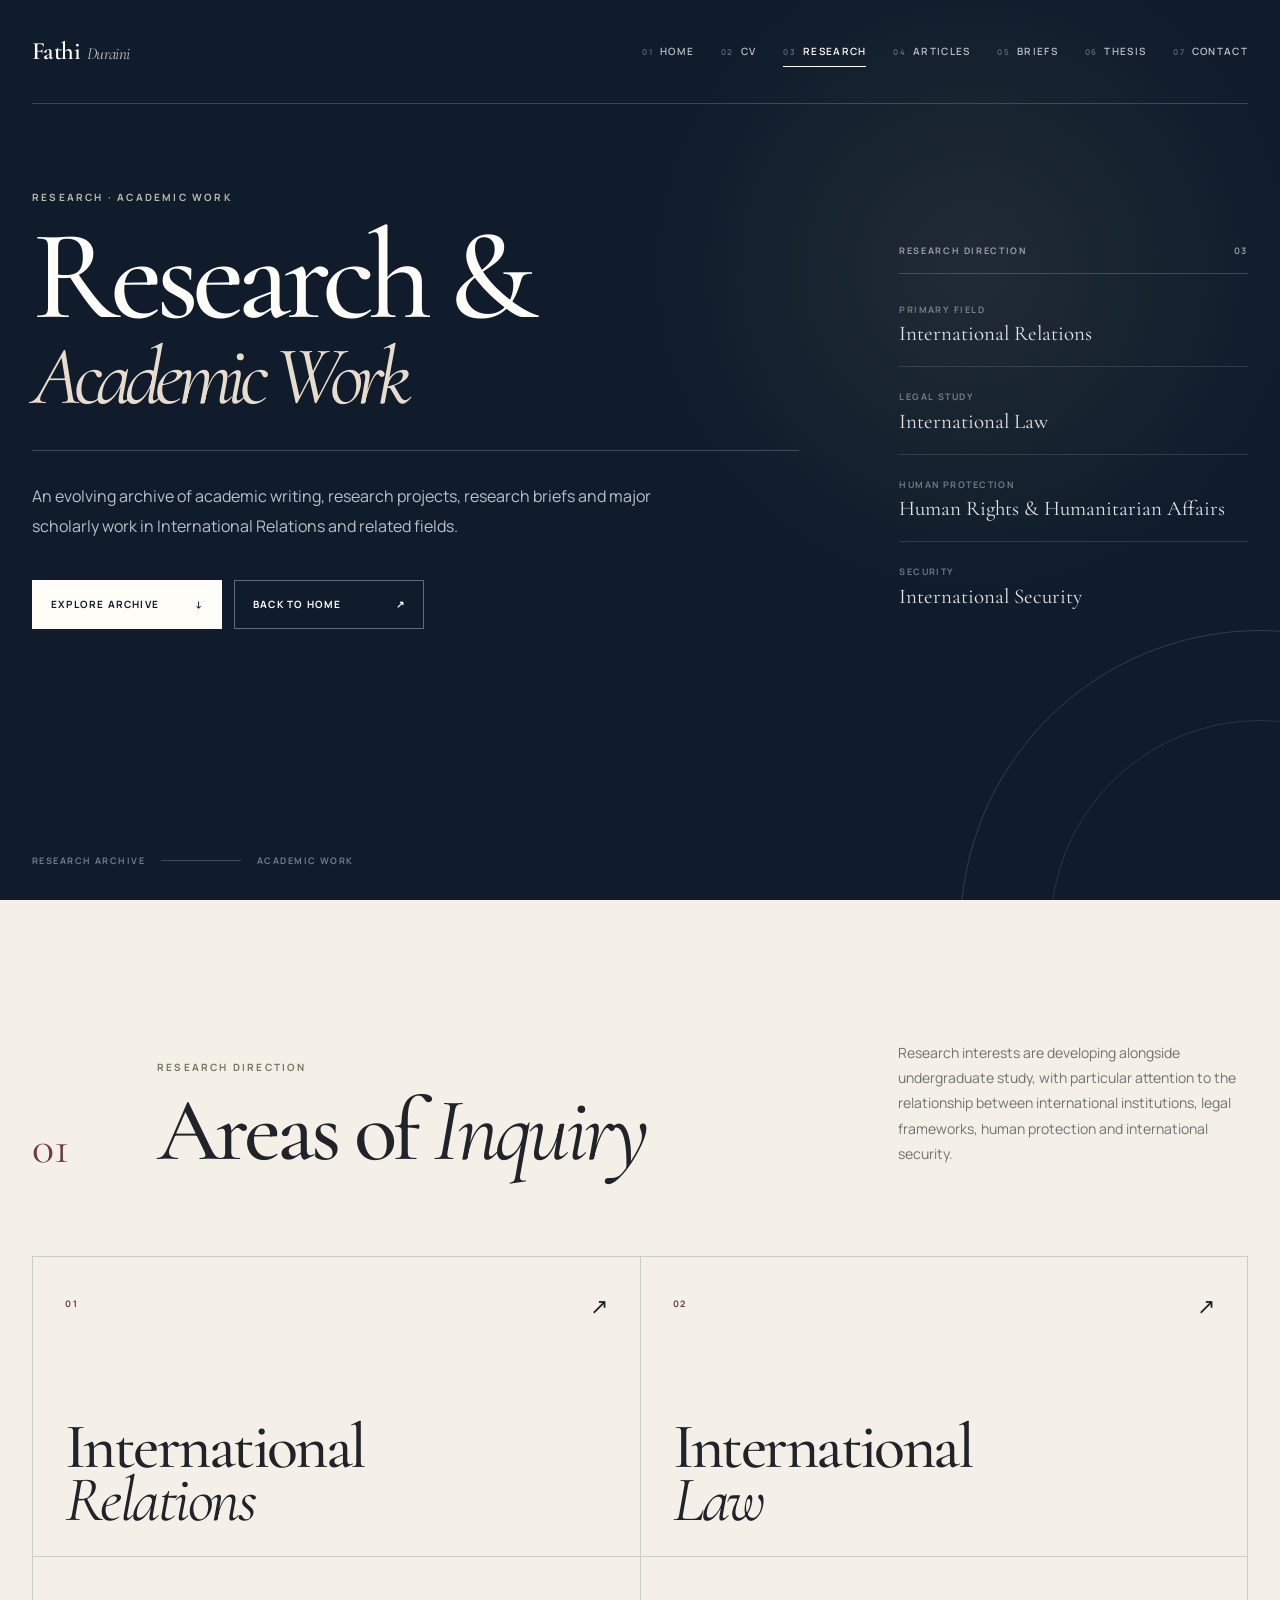
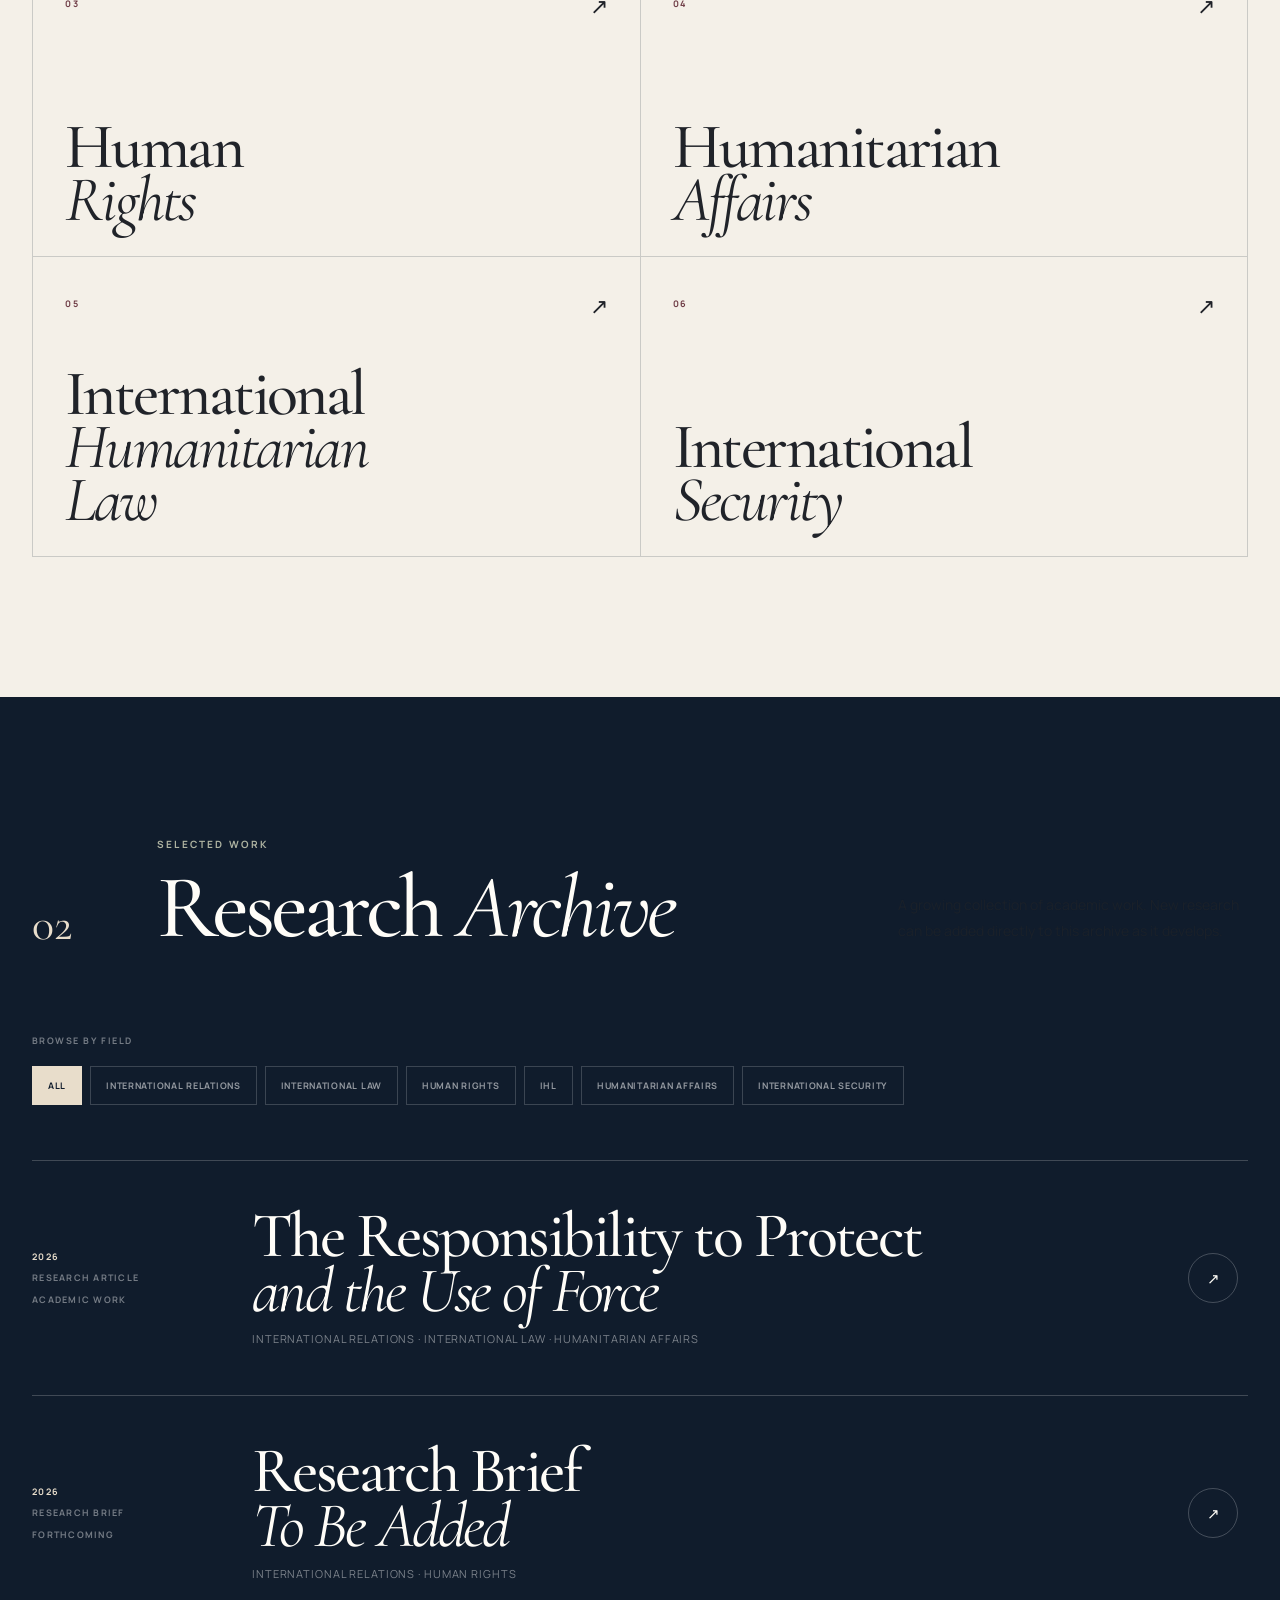
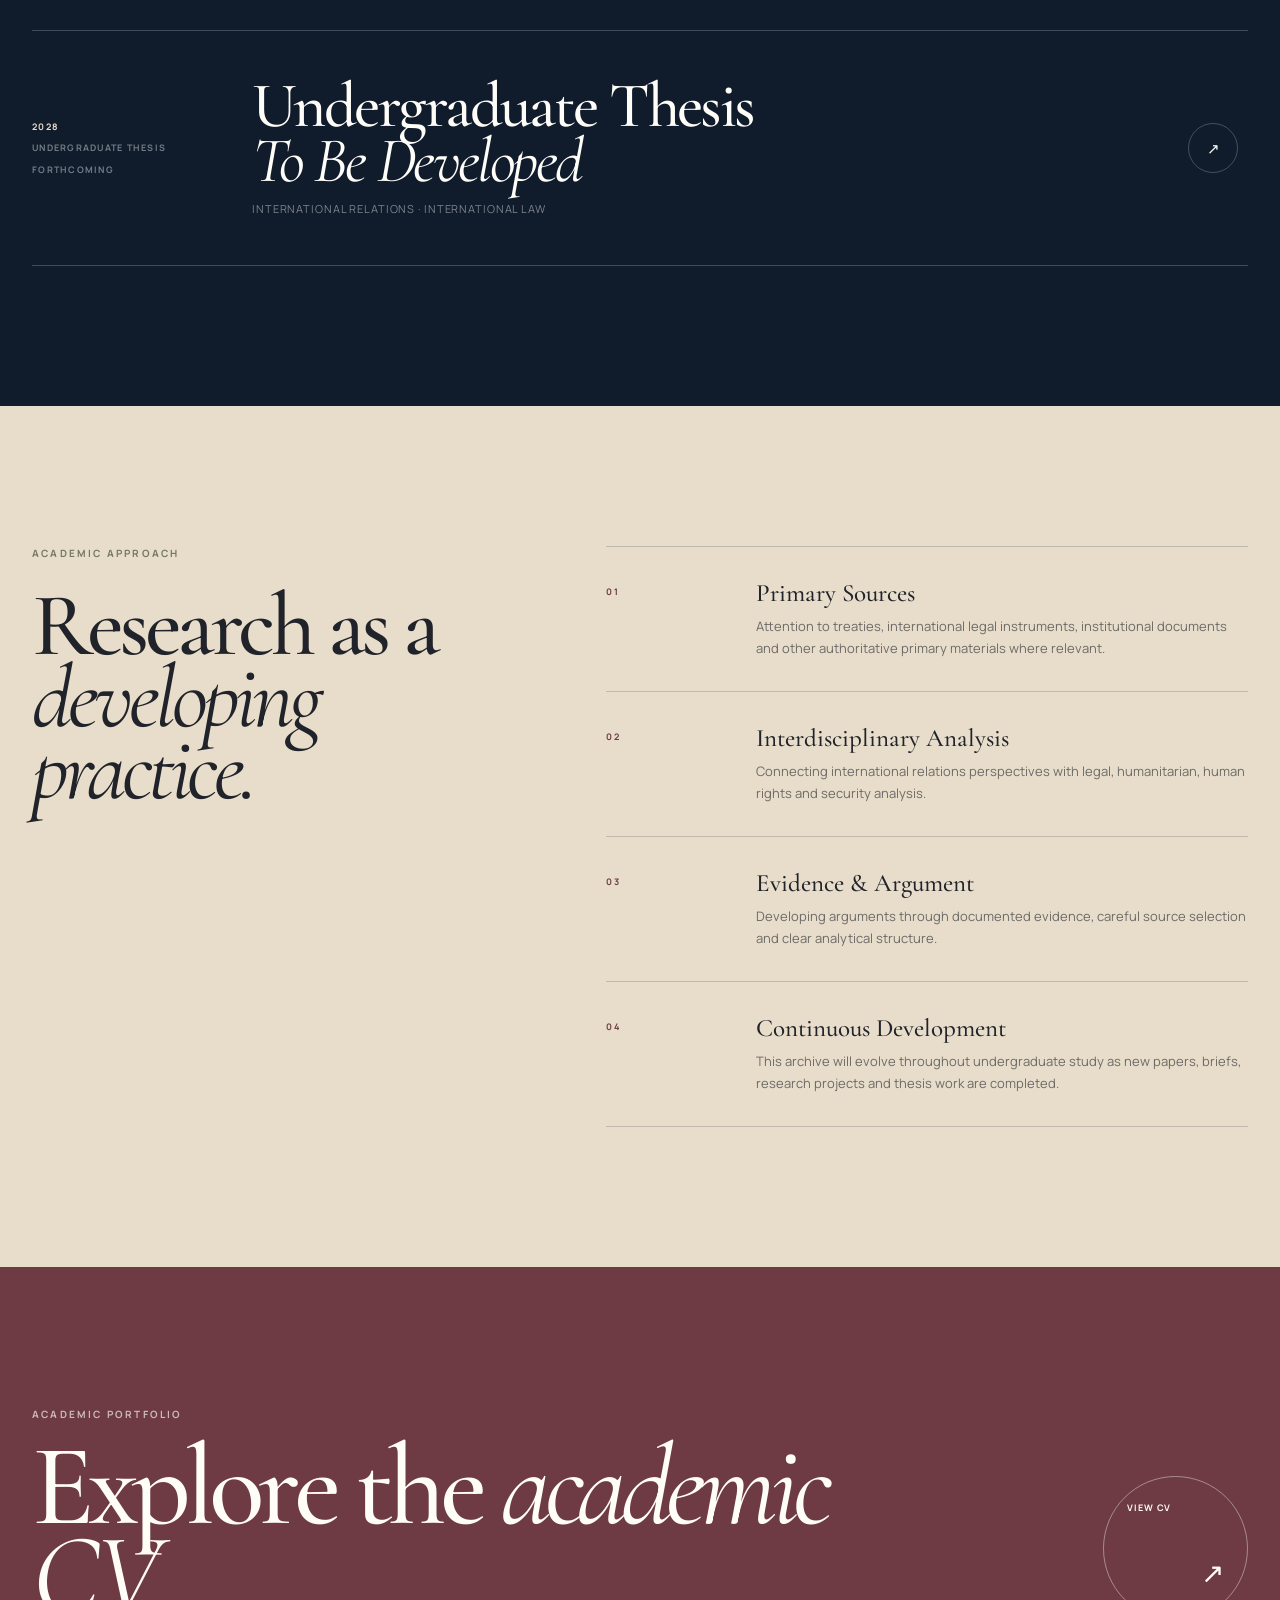
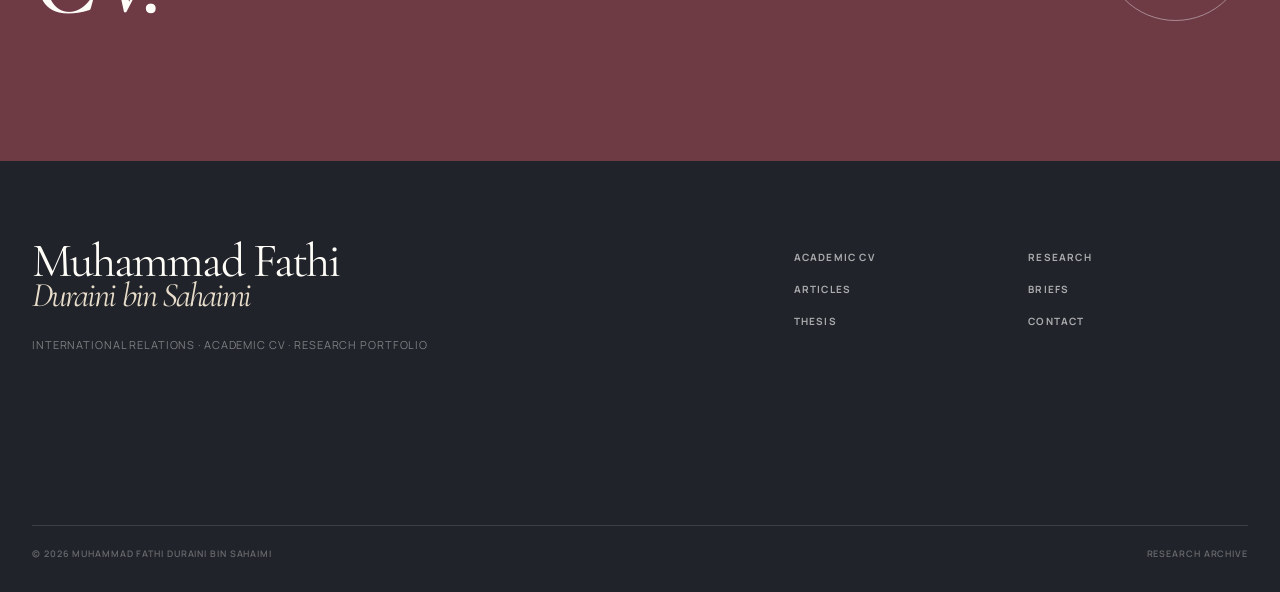
<file: research.html>
<!DOCTYPE html>
<html lang="en">
<head>
  <meta charset="UTF-8">
  <meta name="viewport" content="width=device-width, initial-scale=1.0">

  <title>Research | Muhammad Fathi Duraini bin Sahaimi</title>

  <meta
    name="description"
    content="Research archive of Muhammad Fathi Duraini bin Sahaimi, covering International Relations, International Law, Human Rights, Humanitarian Affairs and International Security."
  >

  <meta
    name="author"
    content="Muhammad Fathi Duraini bin Sahaimi"
  >

  <link rel="preconnect" href="https://fonts.googleapis.com">
  <link rel="preconnect" href="https://fonts.gstatic.com" crossorigin>

  <link
    href="https://fonts.googleapis.com/css2?family=Cormorant+Garamond:ital,wght@0,400;0,500;0,600;1,400;1,500&family=Manrope:wght@400;500;600;700&display=swap"
    rel="stylesheet"
  >

  <link rel="stylesheet" href="css/style.css">
</head>

<body>

  <!-- =====================================================
       HEADER
  ====================================================== -->

  <header class="site-header">

    <div class="container nav-wrapper">

      <a href="index.html" class="brand" aria-label="Fathi Duraini Home">
        <span class="brand-main">Fathi</span>
        <span class="brand-sub">Duraini</span>
      </a>

      <nav class="main-nav" aria-label="Main navigation">

        <a href="index.html" class="nav-link">
          <span>01</span>
          Home
        </a>

        <a href="cv.html" class="nav-link">
          <span>02</span>
          CV
        </a>

        <a href="research.html" class="nav-link active">
          <span>03</span>
          Research
        </a>

        <a href="articles.html" class="nav-link">
          <span>04</span>
          Articles
        </a>

        <a href="briefs.html" class="nav-link">
          <span>05</span>
          Briefs
        </a>

        <a href="thesis.html" class="nav-link">
          <span>06</span>
          Thesis
        </a>

        <a href="contact.html" class="nav-link">
          <span>07</span>
          Contact
        </a>

      </nav>

      <button
        class="menu-toggle"
        type="button"
        aria-label="Open navigation"
        aria-expanded="false"
      >
        <span></span>
        <span></span>
      </button>

    </div>

  </header>


  <main>

    <!-- =====================================================
         RESEARCH HERO
    ====================================================== -->

    <section class="hero">

      <div class="container hero-grid">

        <div class="hero-copy reveal">

          <p class="eyebrow">
            Research · Academic Work
          </p>

          <h1 class="hero-name">
            Research &
            <em>Academic Work</em>
          </h1>

          <div class="hero-rule"></div>

          <p class="hero-description">
            An evolving archive of academic writing, research projects,
            research briefs and major scholarly work in International
            Relations and related fields.
          </p>

          <div class="hero-actions">

            <a
              href="#archive"
              class="button button-dark"
            >
              <span>Explore Archive</span>
              <span>↓</span>
            </a>

            <a
              href="index.html"
              class="button button-outline"
            >
              <span>Back to Home</span>
              <span>↗</span>
            </a>

          </div>

        </div>


        <aside class="hero-aside reveal">

          <div class="hero-index">
            <span>Research Direction</span>
            <span>03</span>
          </div>

          <div class="hero-profile">

            <div class="profile-label">
              PRIMARY FIELD
            </div>

            <div class="profile-value">
              International Relations
            </div>

            <div class="profile-line"></div>

            <div class="profile-label">
              LEGAL STUDY
            </div>

            <div class="profile-value">
              International Law
            </div>

            <div class="profile-line"></div>

            <div class="profile-label">
              HUMAN PROTECTION
            </div>

            <div class="profile-value">
              Human Rights & Humanitarian Affairs
            </div>

            <div class="profile-line"></div>

            <div class="profile-label">
              SECURITY
            </div>

            <div class="profile-value">
              International Security
            </div>

          </div>

        </aside>

      </div>


      <div class="container hero-footer">

        <span>
          Research Archive
        </span>

        <span class="hero-footer-line"></span>

        <span>
          Academic Work
        </span>

      </div>

    </section>


    <!-- =====================================================
         RESEARCH INTRODUCTION
    ====================================================== -->

    <section class="section section-cream">

      <div class="container">

        <div class="section-heading reveal">

          <div class="section-number">
            01
          </div>

          <div>

            <p class="eyebrow">
              Research Direction
            </p>

            <h2>
              Areas of
              <em>Inquiry</em>
            </h2>

          </div>

          <p class="section-intro">
            Research interests are developing alongside undergraduate
            study, with particular attention to the relationship between
            international institutions, legal frameworks, human
            protection and international security.
          </p>

        </div>


        <div class="interest-grid">

          <article class="interest-item reveal">

            <span class="interest-number">
              01
            </span>

            <span class="interest-arrow">
              ↗
            </span>

            <h3>
              International
              <em>Relations</em>
            </h3>

          </article>


          <article class="interest-item reveal">

            <span class="interest-number">
              02
            </span>

            <span class="interest-arrow">
              ↗
            </span>

            <h3>
              International
              <em>Law</em>
            </h3>

          </article>


          <article class="interest-item reveal">

            <span class="interest-number">
              03
            </span>

            <span class="interest-arrow">
              ↗
            </span>

            <h3>
              Human
              <em>Rights</em>
            </h3>

          </article>


          <article class="interest-item reveal">

            <span class="interest-number">
              04
            </span>

            <span class="interest-arrow">
              ↗
            </span>

            <h3>
              Humanitarian
              <em>Affairs</em>
            </h3>

          </article>


          <article class="interest-item reveal">

            <span class="interest-number">
              05
            </span>

            <span class="interest-arrow">
              ↗
            </span>

            <h3>
              International
              <em>Humanitarian Law</em>
            </h3>

          </article>


          <article class="interest-item reveal">

            <span class="interest-number">
              06
            </span>

            <span class="interest-arrow">
              ↗
            </span>

            <h3>
              International
              <em>Security</em>
            </h3>

          </article>

        </div>

      </div>

    </section>


    <!-- =====================================================
         ARCHIVE
    ====================================================== -->

    <section
      class="section section-navy"
      id="archive"
    >

      <div class="container">

        <div class="section-heading section-heading-light reveal">

          <div class="section-number">
            02
          </div>

          <div>

            <p class="eyebrow">
              Selected Work
            </p>

            <h2>
              Research
              <em>Archive</em>
            </h2>

          </div>

          <p class="section-intro">
            A growing collection of academic work. New research can be
            added directly to this archive as it develops.
          </p>

        </div>


        <!-- =================================================
             FILTER BAR
        ================================================== -->

        <div class="research-filter-area reveal">

          <div class="filter-heading">
            Browse by field
          </div>

          <div class="research-filters">

            <button
              class="filter-button active"
              type="button"
              data-filter="all"
            >
              All
            </button>

            <button
              class="filter-button"
              type="button"
              data-filter="ir"
            >
              International Relations
            </button>

            <button
              class="filter-button"
              type="button"
              data-filter="law"
            >
              International Law
            </button>

            <button
              class="filter-button"
              type="button"
              data-filter="human-rights"
            >
              Human Rights
            </button>

            <button
              class="filter-button"
              type="button"
              data-filter="ihl"
            >
              IHL
            </button>

            <button
              class="filter-button"
              type="button"
              data-filter="humanitarian"
            >
              Humanitarian Affairs
            </button>

            <button
              class="filter-button"
              type="button"
              data-filter="security"
            >
              International Security
            </button>

          </div>

        </div>


        <!-- =================================================
             RESEARCH ITEMS
        ================================================== -->

        <div class="research-list"
        id="researchList">

          <!-- =================================================
               RESEARCH 01
          ================================================== -->

          <a
            href="research/articles/article-01.html"
            class="research-row reveal"
            data-fields="ir law humanitarian"
          >

            <div class="research-meta">

              <span>
                2026
              </span>

              <span>
                Research Article
              </span>

              <span>
                Academic Work
              </span>

            </div>


            <div class="research-title">

              <h3>
                The Responsibility to Protect
                <em>and the Use of Force</em>
              </h3>

              <p>
                International Relations · International Law ·
                Humanitarian Affairs
              </p>

            </div>


            <div class="research-arrow">
              ↗
            </div>

          </a>


          <!-- =================================================
               RESEARCH 02
          ================================================== -->

          <a
            href="research/briefs/brief-01.html"
            class="research-row reveal"
            data-fields="ir human-rights"
          >

            <div class="research-meta">

              <span>
                2026
              </span>

              <span>
                Research Brief
              </span>

              <span>
                Forthcoming
              </span>

            </div>


            <div class="research-title">

              <h3>
                Research Brief
                <em>To Be Added</em>
              </h3>

              <p>
                International Relations · Human Rights
              </p>

            </div>


            <div class="research-arrow">
              ↗
            </div>

          </a>


          <!-- =================================================
               RESEARCH 03
          ================================================== -->

          <a
            href="research/thesis/thesis-01.html"
            class="research-row reveal"
            data-fields="ir law"
          >

            <div class="research-meta">

              <span>
                2028
              </span>

              <span>
                Undergraduate Thesis
              </span>

              <span>
                Forthcoming
              </span>

            </div>


            <div class="research-title">

              <h3>
                Undergraduate Thesis
                <em>To Be Developed</em>
              </h3>

              <p>
                International Relations · International Law
              </p>

            </div>


            <div class="research-arrow">
              ↗
            </div>

          </a>


        </div>

      </div>

    </section>


    <!-- =====================================================
         RESEARCH PRINCIPLES
    ====================================================== -->

    <section class="section section-sand">

      <div class="container">

        <div class="academic-grid">

          <div class="reveal">

            <p class="eyebrow">
              Academic Approach
            </p>

            <h2>
              Research as a
              <em>developing practice.</em>
            </h2>

          </div>


          <div class="academic-content">


            <article class="academic-item reveal">

              <div class="academic-label">
                01
              </div>

              <div>

                <h3>
                  Primary Sources
                </h3>

                <p>
                  Attention to treaties, international legal instruments,
                  institutional documents and other authoritative primary
                  materials where relevant.
                </p>

              </div>

            </article>


            <article class="academic-item reveal">

              <div class="academic-label">
                02
              </div>

              <div>

                <h3>
                  Interdisciplinary Analysis
                </h3>

                <p>
                  Connecting international relations perspectives with
                  legal, humanitarian, human rights and security analysis.
                </p>

              </div>

            </article>


            <article class="academic-item reveal">

              <div class="academic-label">
                03
              </div>

              <div>

                <h3>
                  Evidence & Argument
                </h3>

                <p>
                  Developing arguments through documented evidence,
                  careful source selection and clear analytical structure.
                </p>

              </div>

            </article>


            <article class="academic-item reveal">

              <div class="academic-label">
                04
              </div>

              <div>

                <h3>
                  Continuous Development
                </h3>

                <p>
                  This archive will evolve throughout undergraduate study
                  as new papers, briefs, research projects and thesis work
                  are completed.
                </p>

              </div>

            </article>

          </div>

        </div>

      </div>

    </section>


    <!-- =====================================================
         RESEARCH CTA
    ====================================================== -->

    <section class="section section-burgundy">

      <div class="container">

        <div class="contact-preview reveal">

          <div>

            <p class="eyebrow eyebrow-light">
              Academic Portfolio
            </p>

            <h2>
              Explore the
              <em>academic CV.</em>
            </h2>

          </div>


          <a
            href="cv.html"
            class="circle-link"
            aria-label="View academic CV"
          >

            <span>
              View CV
            </span>

            <strong>
              ↗
            </strong>

          </a>

        </div>

      </div>

    </section>

  </main>


  <!-- =====================================================
       FOOTER
  ====================================================== -->

  <footer class="site-footer">

    <div class="container footer-grid">

      <div>

        <a href="index.html" class="footer-name">
          Muhammad Fathi
          <em>Duraini bin Sahaimi</em>
        </a>

        <p>
          International Relations · Academic CV · Research Portfolio
        </p>

      </div>


      <nav class="footer-links" aria-label="Footer navigation">

        <a href="cv.html">
          Academic CV
        </a>

        <a href="research.html">
          Research
        </a>

        <a href="articles.html">
          Articles
        </a>

        <a href="briefs.html">
          Briefs
        </a>

        <a href="thesis.html">
          Thesis
        </a>

        <a href="contact.html">
          Contact
        </a>

      </nav>


      <div class="footer-bottom">

        <span>
          © <span data-current-year>2026</span>
          Muhammad Fathi Duraini bin Sahaimi
        </span>

        <span>
          Research Archive
        </span>

      </div>

    </div>

  </footer>


  <!-- MAIN JAVASCRIPT ONLY -->
  <script src="js/main.js"></script>

</body>
  </html>
</file>
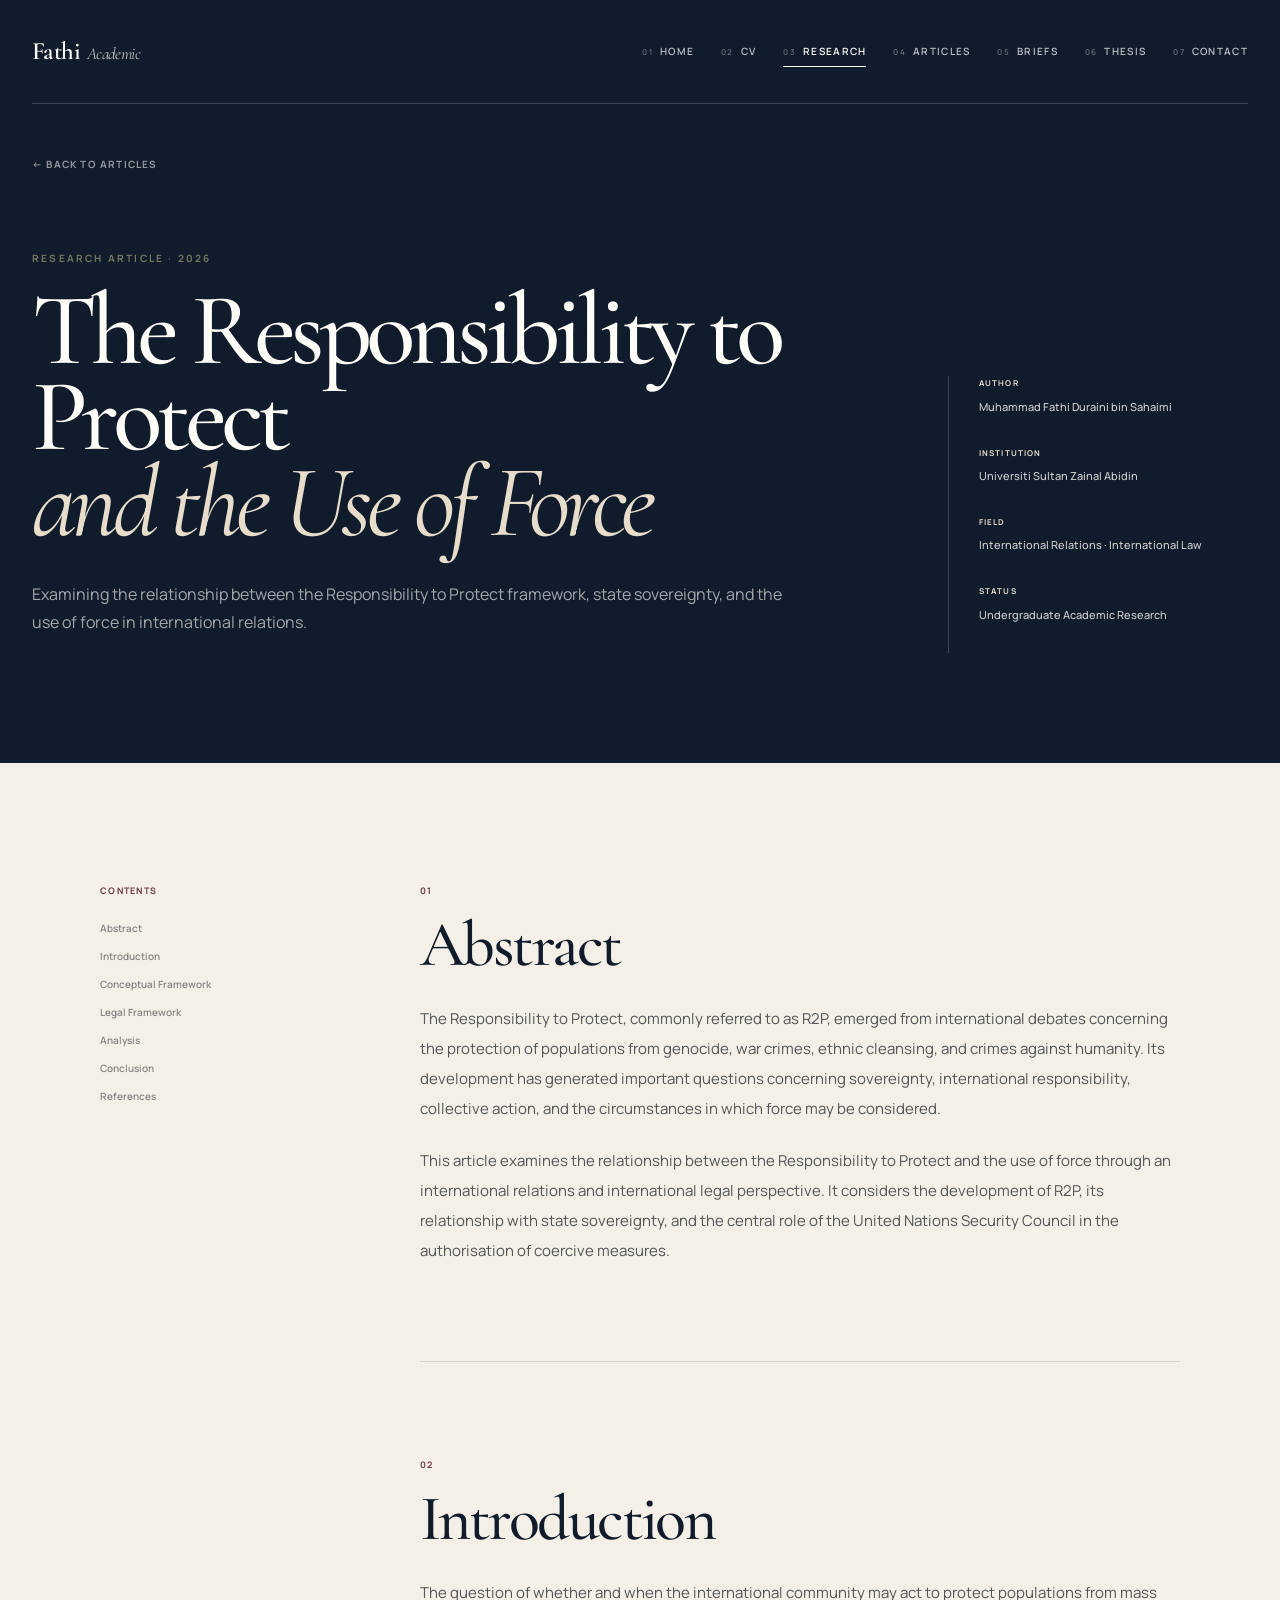
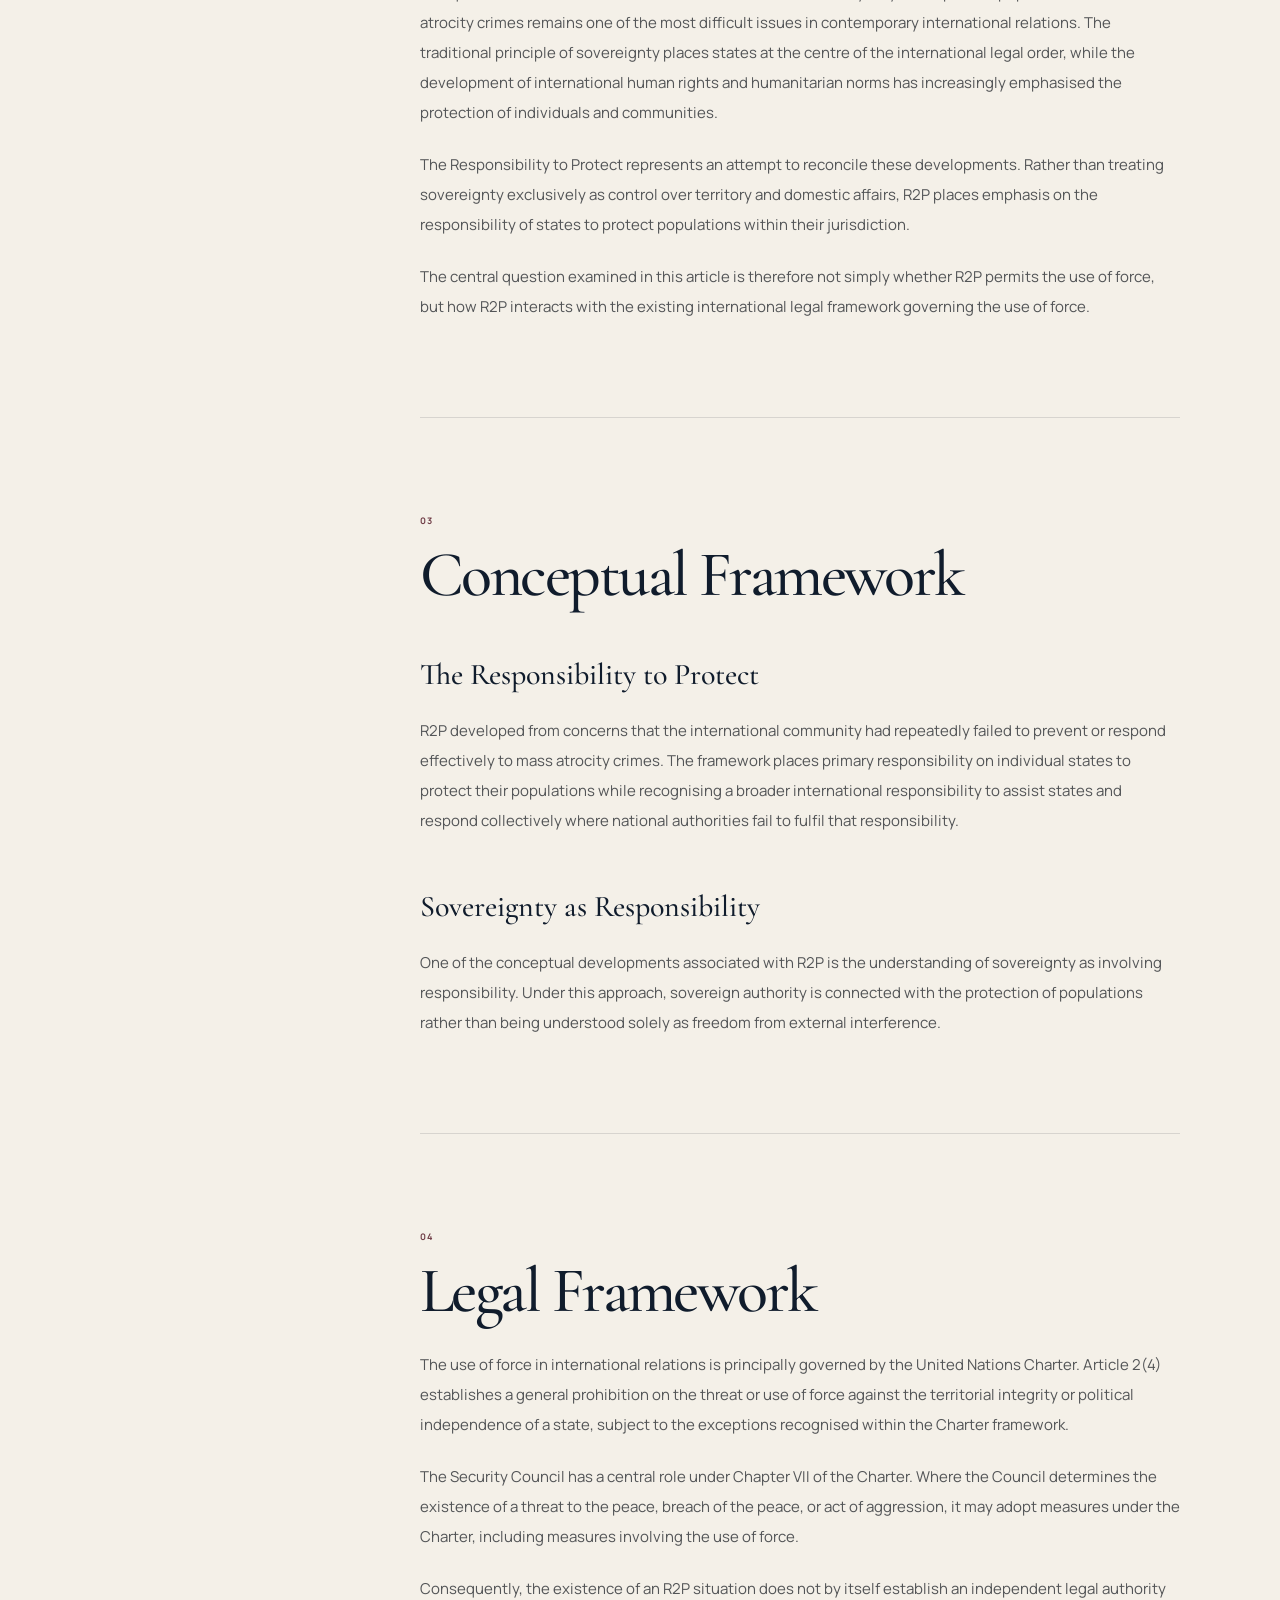
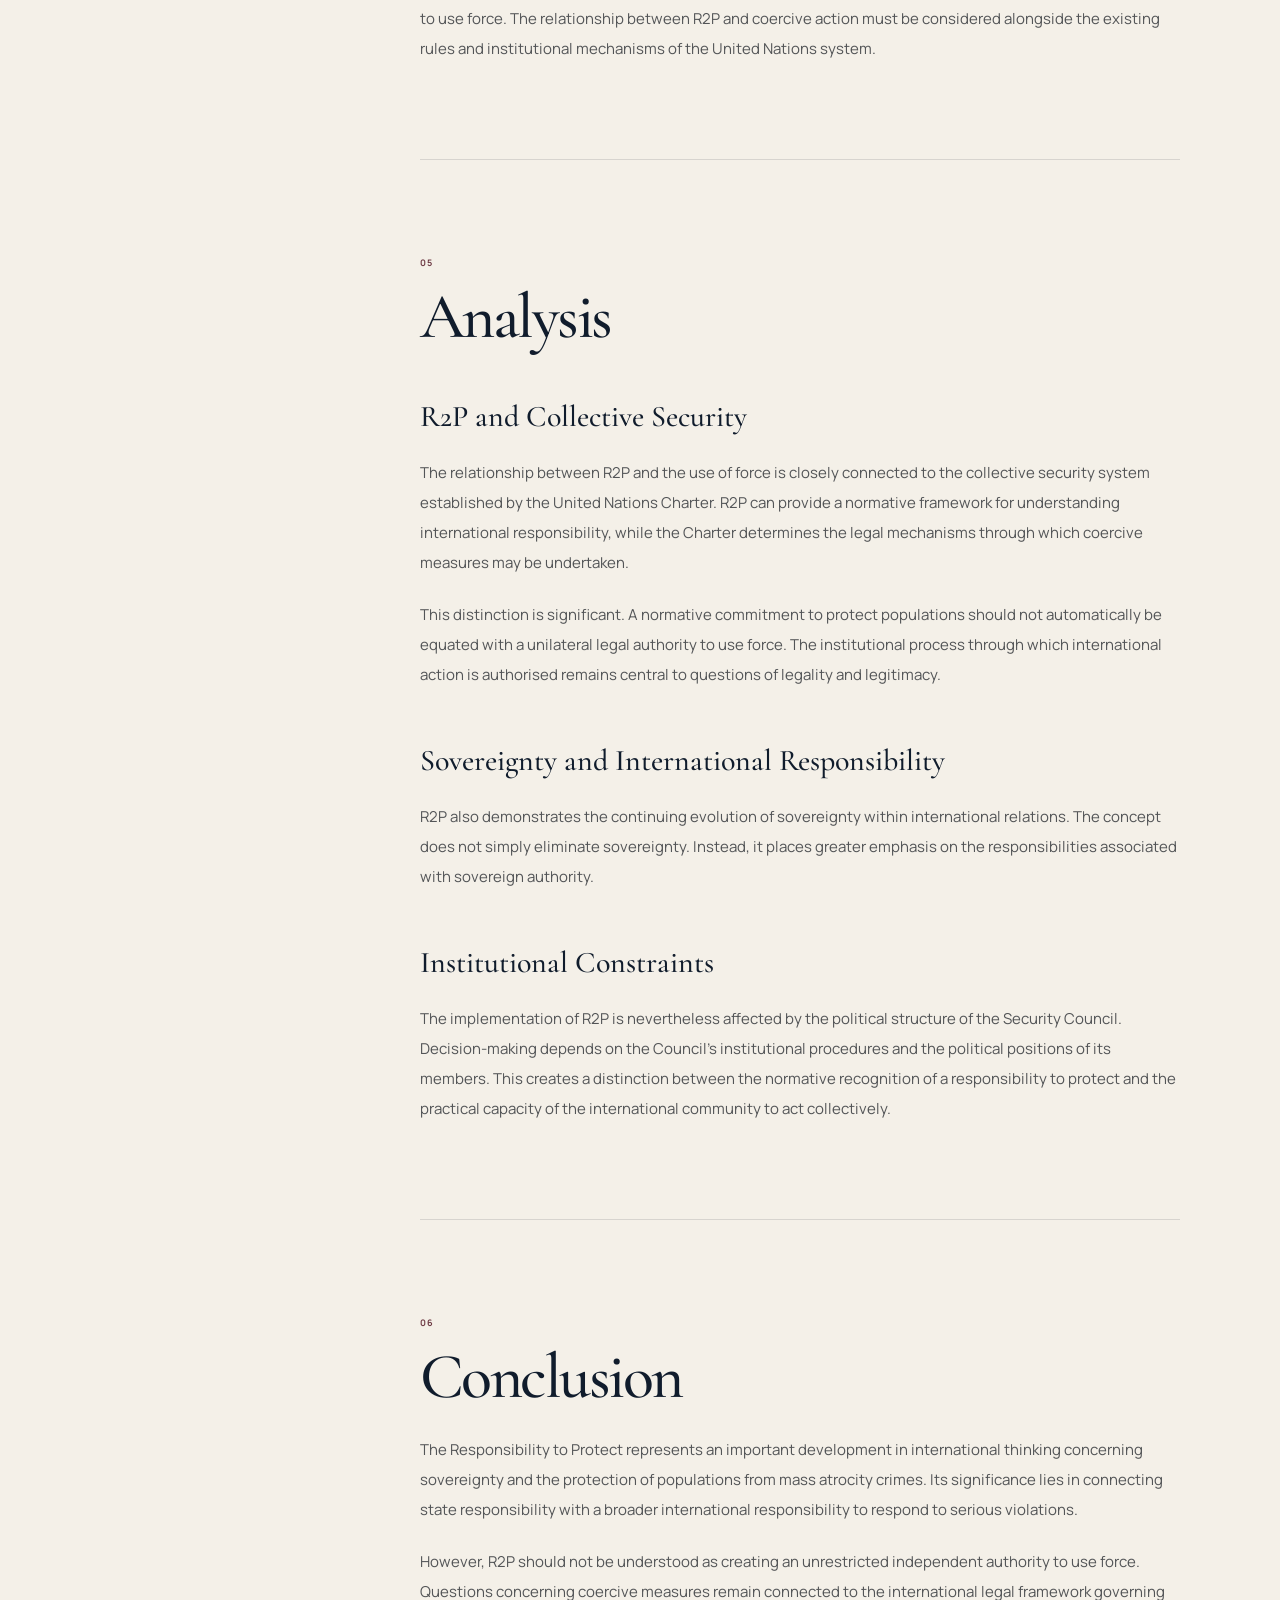
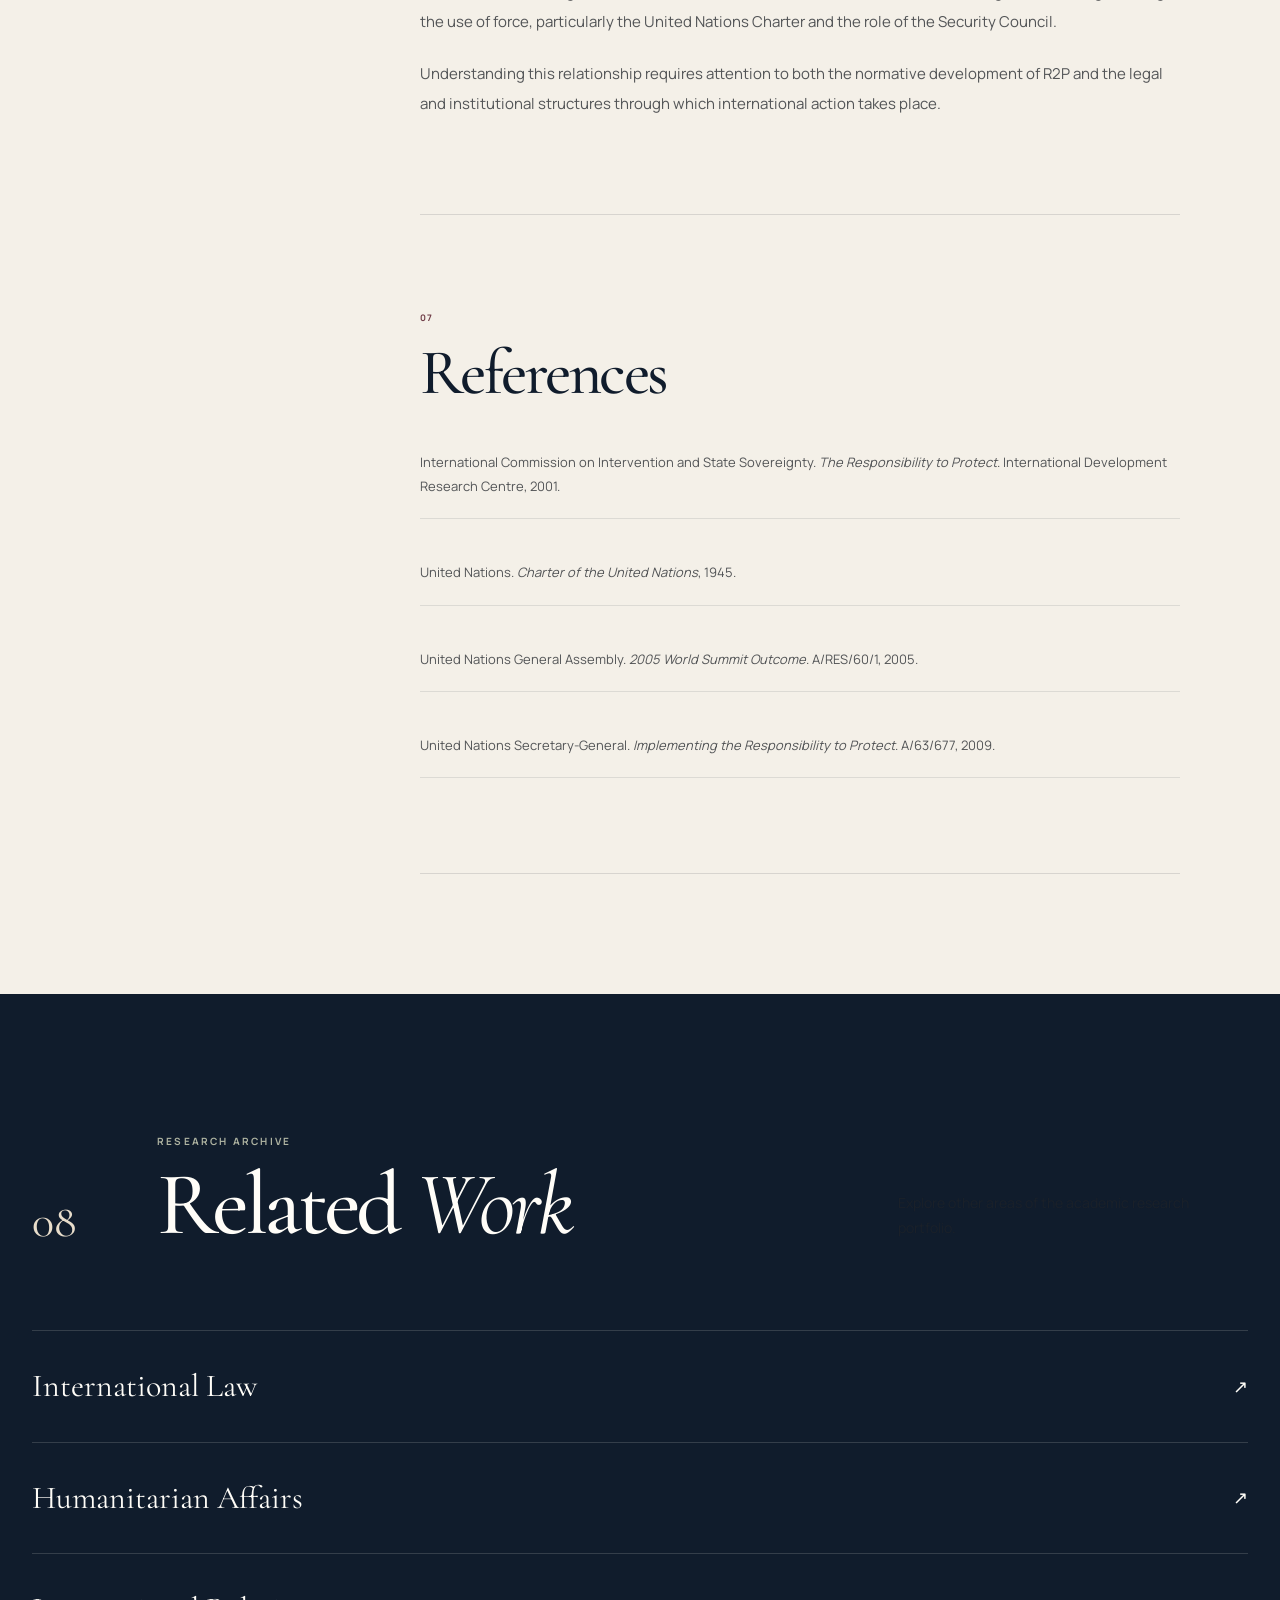
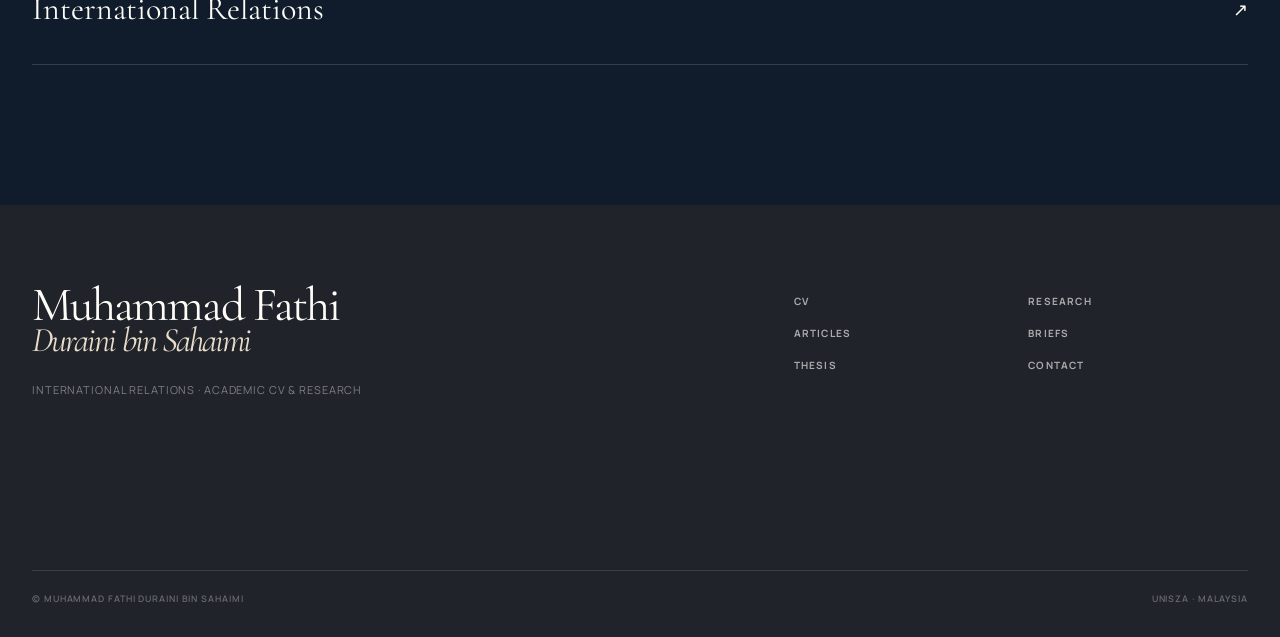
<file: research/articles/article-01.html>
<!DOCTYPE html>
<html lang="en">
<head>
  <meta charset="UTF-8">
  <meta name="viewport" content="width=device-width, initial-scale=1.0">

  <title>The Responsibility to Protect and the Use of Force | Muhammad Fathi Duraini bin Sahaimi</title>

  <meta
    name="description"
    content="Academic research article examining the relationship between the Responsibility to Protect and the use of force in international relations."
  >

  <link rel="preconnect" href="https://fonts.googleapis.com">
  <link rel="preconnect" href="https://fonts.gstatic.com" crossorigin>

  <link
    href="https://fonts.googleapis.com/css2?family=Cormorant+Garamond:ital,wght@0,400;0,500;0,600;1,400&family=Manrope:wght@400;500;600;700&display=swap"
    rel="stylesheet"
  >

  <link rel="stylesheet" href="../../css/style.css">
</head>

<body>

<header class="site-header">

  <div class="container nav-wrapper">

    <a href="../../index.html" class="brand">
      <span class="brand-main">Fathi</span>
      <span class="brand-sub">Academic</span>
    </a>

    <button
      class="menu-toggle"
      type="button"
      aria-label="Open navigation"
      aria-expanded="false"
    >
      <span></span>
      <span></span>
    </button>

    <nav class="main-nav">

      <a href="../../index.html" class="nav-link">
        <span>01</span> Home
      </a>

      <a href="../../cv.html" class="nav-link">
        <span>02</span> CV
      </a>

      <a href="../../research.html" class="nav-link active">
        <span>03</span> Research
      </a>

      <a href="../../articles.html" class="nav-link">
        <span>04</span> Articles
      </a>

      <a href="../../briefs.html" class="nav-link">
        <span>05</span> Briefs
      </a>

      <a href="../../thesis.html" class="nav-link">
        <span>06</span> Thesis
      </a>

      <a href="../../contact.html" class="nav-link">
        <span>07</span> Contact
      </a>

    </nav>

  </div>

</header>


<main>

  <!-- ARTICLE HEADER -->

  <section class="article-hero">

    <div class="container">

      <div class="article-back">
        <a href="../../articles.html">
          ← Back to Articles
        </a>
      </div>


      <div class="article-header-grid">

        <div>

          <div class="eyebrow">
            Research Article · 2026
          </div>

          <h1>
            The Responsibility to Protect
            <em>and the Use of Force</em>
          </h1>

          <p class="article-lead">
            Examining the relationship between the Responsibility to
            Protect framework, state sovereignty, and the use of force
            in international relations.
          </p>

        </div>


        <aside class="article-meta">

          <div class="article-meta-block">

            <span class="article-meta-label">
              AUTHOR
            </span>

            <strong>
              Muhammad Fathi Duraini bin Sahaimi
            </strong>

          </div>


          <div class="article-meta-block">

            <span class="article-meta-label">
              INSTITUTION
            </span>

            <strong>
              Universiti Sultan Zainal Abidin
            </strong>

          </div>


          <div class="article-meta-block">

            <span class="article-meta-label">
              FIELD
            </span>

            <strong>
              International Relations · International Law
            </strong>

          </div>


          <div class="article-meta-block">

            <span class="article-meta-label">
              STATUS
            </span>

            <strong>
              Undergraduate Academic Research
            </strong>

          </div>

        </aside>

      </div>

    </div>

  </section>


  <!-- ARTICLE BODY -->

  <article class="article-body">

    <div class="container article-layout">

      <aside class="article-contents">

        <span class="article-contents-title">
          Contents
        </span>

        <a href="#abstract">
          Abstract
        </a>

        <a href="#introduction">
          Introduction
        </a>

        <a href="#framework">
          Conceptual Framework
        </a>

        <a href="#legal-framework">
          Legal Framework
        </a>

        <a href="#analysis">
          Analysis
        </a>

        <a href="#conclusion">
          Conclusion
        </a>

        <a href="#references">
          References
        </a>

      </aside>


      <div class="article-content">


        <!-- ABSTRACT -->

        <section id="abstract" class="article-section">

          <div class="article-section-number">
            01
          </div>

          <h2>
            Abstract
          </h2>

          <p>
            The Responsibility to Protect, commonly referred to as R2P,
            emerged from international debates concerning the protection
            of populations from genocide, war crimes, ethnic cleansing,
            and crimes against humanity. Its development has generated
            important questions concerning sovereignty, international
            responsibility, collective action, and the circumstances in
            which force may be considered.
          </p>

          <p>
            This article examines the relationship between the
            Responsibility to Protect and the use of force through an
            international relations and international legal perspective.
            It considers the development of R2P, its relationship with
            state sovereignty, and the central role of the United Nations
            Security Council in the authorisation of coercive measures.
          </p>

        </section>


        <!-- INTRODUCTION -->

        <section id="introduction" class="article-section">

          <div class="article-section-number">
            02
          </div>

          <h2>
            Introduction
          </h2>

          <p>
            The question of whether and when the international community
            may act to protect populations from mass atrocity crimes
            remains one of the most difficult issues in contemporary
            international relations. The traditional principle of
            sovereignty places states at the centre of the international
            legal order, while the development of international human
            rights and humanitarian norms has increasingly emphasised
            the protection of individuals and communities.
          </p>

          <p>
            The Responsibility to Protect represents an attempt to
            reconcile these developments. Rather than treating
            sovereignty exclusively as control over territory and
            domestic affairs, R2P places emphasis on the responsibility
            of states to protect populations within their jurisdiction.
          </p>

          <p>
            The central question examined in this article is therefore
            not simply whether R2P permits the use of force, but how
            R2P interacts with the existing international legal framework
            governing the use of force.
          </p>

        </section>


        <!-- CONCEPTUAL FRAMEWORK -->

        <section id="framework" class="article-section">

          <div class="article-section-number">
            03
          </div>

          <h2>
            Conceptual Framework
          </h2>

          <h3>
            The Responsibility to Protect
          </h3>

          <p>
            R2P developed from concerns that the international community
            had repeatedly failed to prevent or respond effectively to
            mass atrocity crimes. The framework places primary
            responsibility on individual states to protect their
            populations while recognising a broader international
            responsibility to assist states and respond collectively
            where national authorities fail to fulfil that responsibility.
          </p>

          <h3>
            Sovereignty as Responsibility
          </h3>

          <p>
            One of the conceptual developments associated with R2P is
            the understanding of sovereignty as involving responsibility.
            Under this approach, sovereign authority is connected with
            the protection of populations rather than being understood
            solely as freedom from external interference.
          </p>

        </section>


        <!-- LEGAL FRAMEWORK -->

        <section id="legal-framework" class="article-section">

          <div class="article-section-number">
            04
          </div>

          <h2>
            Legal Framework
          </h2>

          <p>
            The use of force in international relations is principally
            governed by the United Nations Charter. Article 2(4)
            establishes a general prohibition on the threat or use of
            force against the territorial integrity or political
            independence of a state, subject to the exceptions recognised
            within the Charter framework.
          </p>

          <p>
            The Security Council has a central role under Chapter VII of
            the Charter. Where the Council determines the existence of
            a threat to the peace, breach of the peace, or act of
            aggression, it may adopt measures under the Charter,
            including measures involving the use of force.
          </p>

          <p>
            Consequently, the existence of an R2P situation does not by
            itself establish an independent legal authority to use force.
            The relationship between R2P and coercive action must be
            considered alongside the existing rules and institutional
            mechanisms of the United Nations system.
          </p>

        </section>


        <!-- ANALYSIS -->

        <section id="analysis" class="article-section">

          <div class="article-section-number">
            05
          </div>

          <h2>
            Analysis
          </h2>

          <h3>
            R2P and Collective Security
          </h3>

          <p>
            The relationship between R2P and the use of force is closely
            connected to the collective security system established by
            the United Nations Charter. R2P can provide a normative
            framework for understanding international responsibility,
            while the Charter determines the legal mechanisms through
            which coercive measures may be undertaken.
          </p>

          <p>
            This distinction is significant. A normative commitment to
            protect populations should not automatically be equated with
            a unilateral legal authority to use force. The institutional
            process through which international action is authorised
            remains central to questions of legality and legitimacy.
          </p>


          <h3>
            Sovereignty and International Responsibility
          </h3>

          <p>
            R2P also demonstrates the continuing evolution of sovereignty
            within international relations. The concept does not simply
            eliminate sovereignty. Instead, it places greater emphasis
            on the responsibilities associated with sovereign authority.
          </p>


          <h3>
            Institutional Constraints
          </h3>

          <p>
            The implementation of R2P is nevertheless affected by the
            political structure of the Security Council. Decision-making
            depends on the Council's institutional procedures and the
            political positions of its members. This creates a distinction
            between the normative recognition of a responsibility to
            protect and the practical capacity of the international
            community to act collectively.
          </p>

        </section>


        <!-- CONCLUSION -->

        <section id="conclusion" class="article-section">

          <div class="article-section-number">
            06
          </div>

          <h2>
            Conclusion
          </h2>

          <p>
            The Responsibility to Protect represents an important
            development in international thinking concerning sovereignty
            and the protection of populations from mass atrocity crimes.
            Its significance lies in connecting state responsibility with
            a broader international responsibility to respond to serious
            violations.
          </p>

          <p>
            However, R2P should not be understood as creating an
            unrestricted independent authority to use force. Questions
            concerning coercive measures remain connected to the
            international legal framework governing the use of force,
            particularly the United Nations Charter and the role of the
            Security Council.
          </p>

          <p>
            Understanding this relationship requires attention to both
            the normative development of R2P and the legal and
            institutional structures through which international action
            takes place.
          </p>

        </section>


        <!-- REFERENCES -->

        <section id="references" class="article-section">

          <div class="article-section-number">
            07
          </div>

          <h2>
            References
          </h2>

          <div class="reference-list">

            <p>
              International Commission on Intervention and State
              Sovereignty. <em>The Responsibility to Protect</em>.
              International Development Research Centre, 2001.
            </p>

            <p>
              United Nations. <em>Charter of the United Nations</em>,
              1945.
            </p>

            <p>
              United Nations General Assembly. <em>2005 World Summit
              Outcome</em>. A/RES/60/1, 2005.
            </p>

            <p>
              United Nations Secretary-General.
              <em>Implementing the Responsibility to Protect</em>.
              A/63/677, 2009.
            </p>

          </div>

        </section>

      </div>

    </div>

  </article>


  <!-- RELATED RESEARCH -->

  <section class="section section-navy">

    <div class="container">

      <div class="section-heading section-heading-light">

        <div class="section-number">
          08
        </div>

        <div>

          <div class="eyebrow eyebrow-light">
            Research Archive
          </div>

          <h2>
            Related <em>Work</em>
          </h2>

        </div>

        <p class="section-intro">
          Explore other areas of the academic research portfolio.
        </p>

      </div>


      <div class="related-research">

        <a href="../../research.html?field=law">
          <span>International Law</span>
          <strong>↗</strong>
        </a>

        <a href="../../research.html?field=humanitarian">
          <span>Humanitarian Affairs</span>
          <strong>↗</strong>
        </a>

        <a href="../../research.html?field=ir">
          <span>International Relations</span>
          <strong>↗</strong>
        </a>

      </div>

    </div>

  </section>


</main>


<footer class="site-footer">

  <div class="container footer-grid">

    <div>

      <span class="footer-name">
        Muhammad Fathi
        <em>Duraini bin Sahaimi</em>
      </span>

      <p>
        International Relations · Academic CV &amp; Research
      </p>

    </div>


    <div class="footer-links">

      <a href="../../cv.html">CV</a>
      <a href="../../research.html">Research</a>
      <a href="../../articles.html">Articles</a>
      <a href="../../briefs.html">Briefs</a>
      <a href="../../thesis.html">Thesis</a>
      <a href="../../contact.html">Contact</a>

    </div>


    <div class="footer-bottom">

      <span>
        © <span data-current-year></span>
        Muhammad Fathi Duraini bin Sahaimi
      </span>

      <span>
        UniSZA · Malaysia
      </span>

    </div>

  </div>

</footer>


<script src="../../js/main.js"></script>

</body>
  </html>
</file>
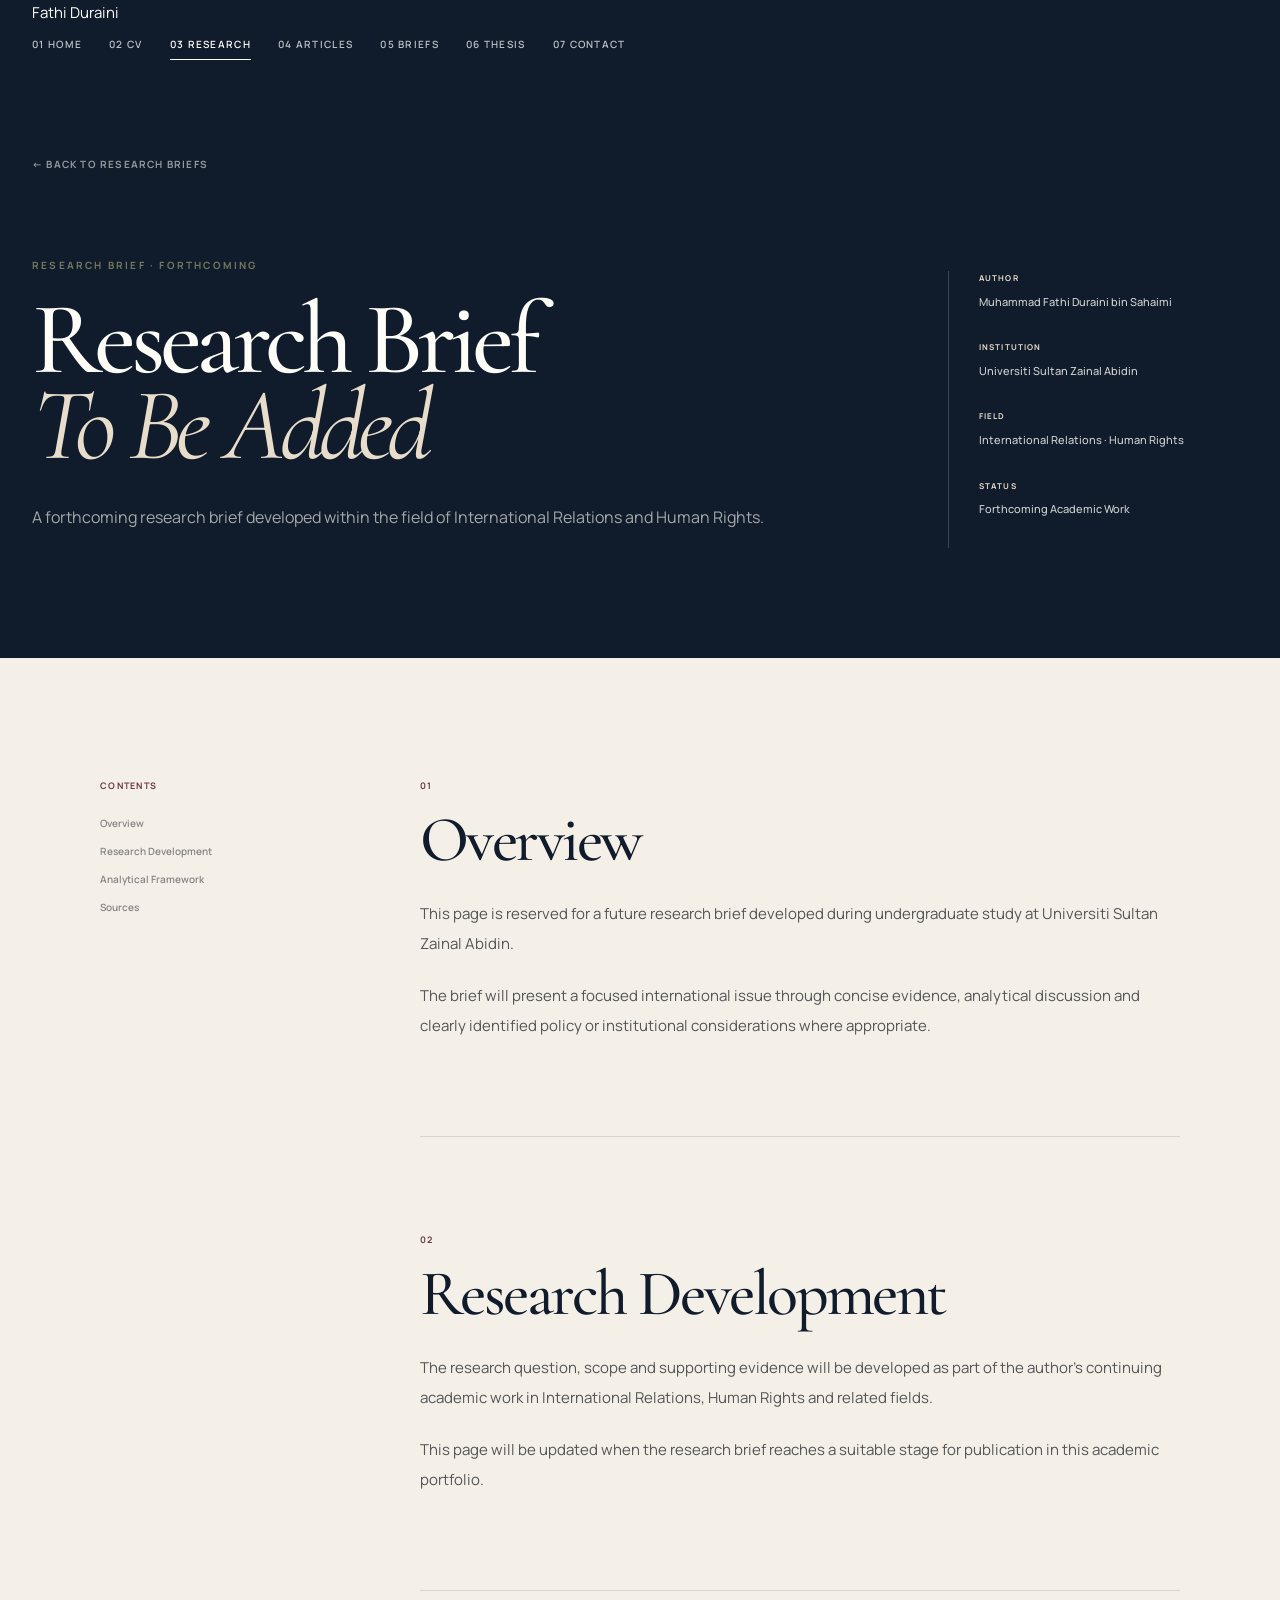
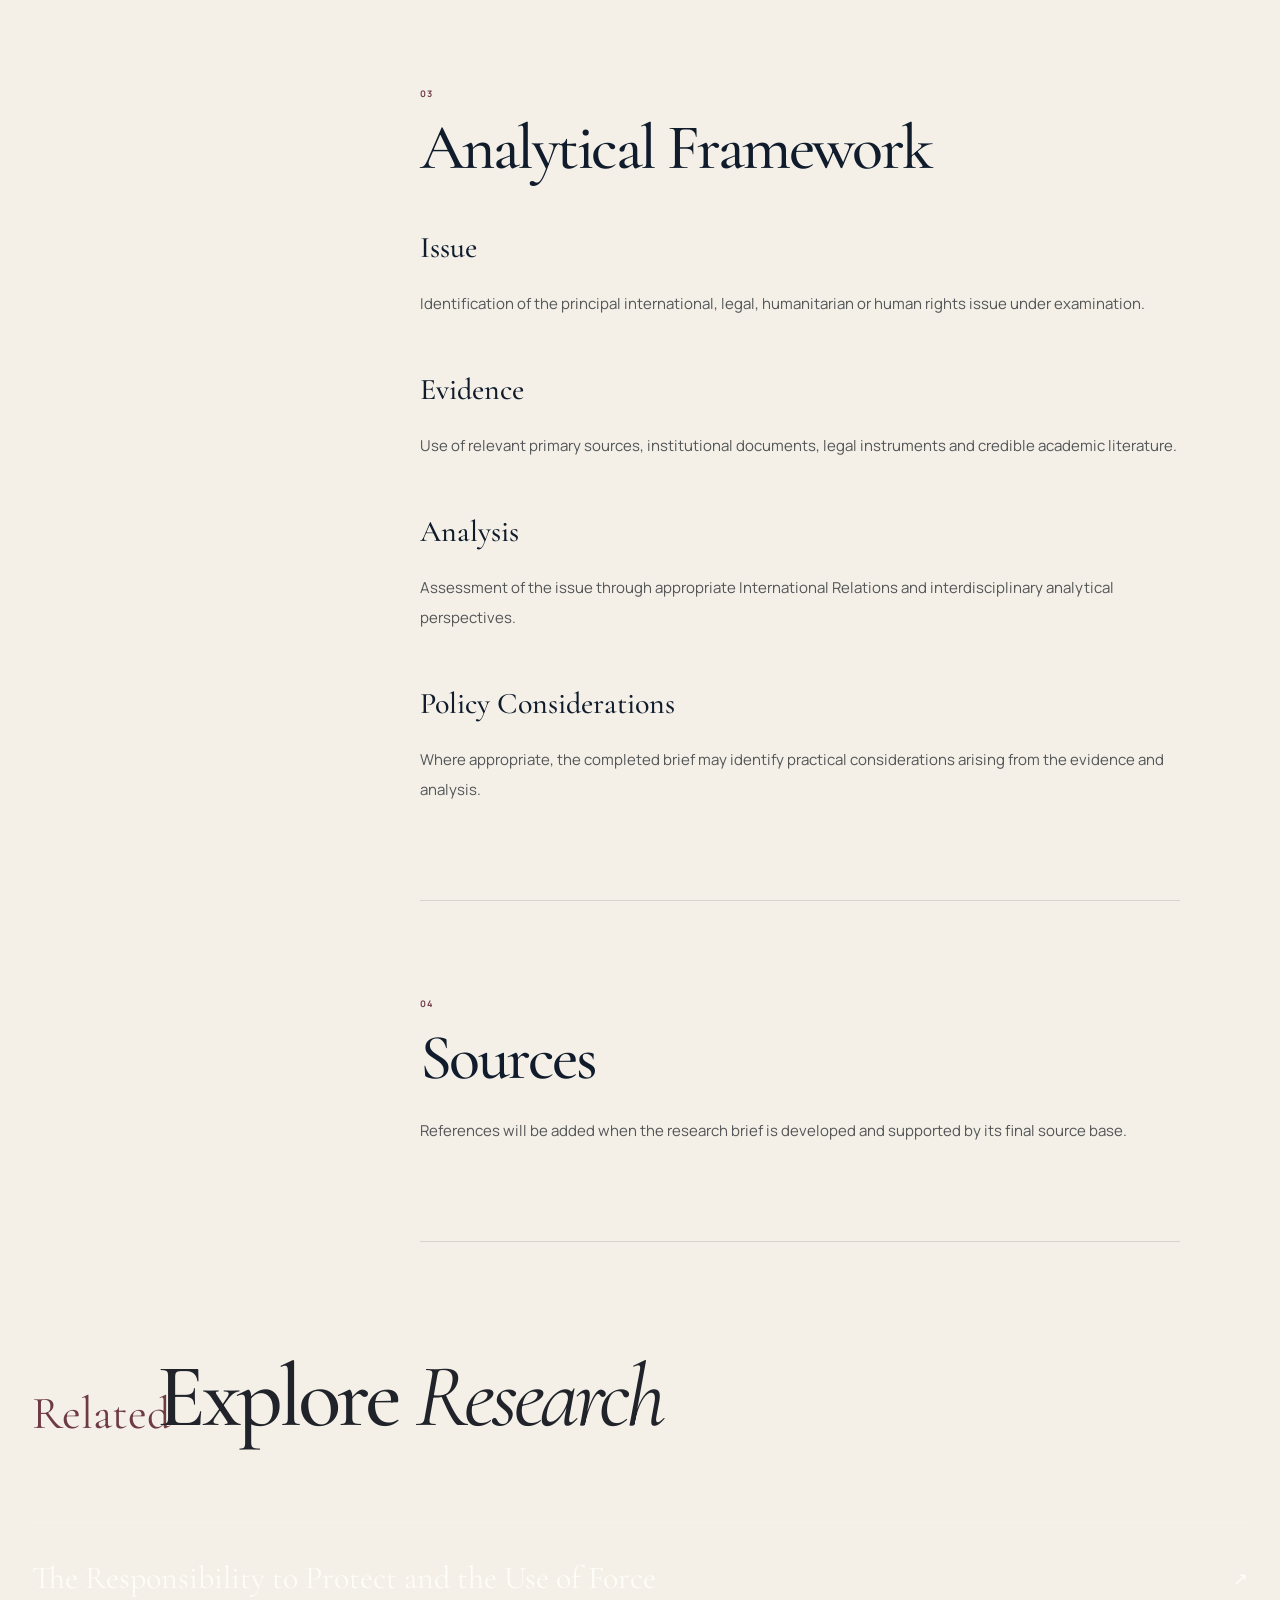
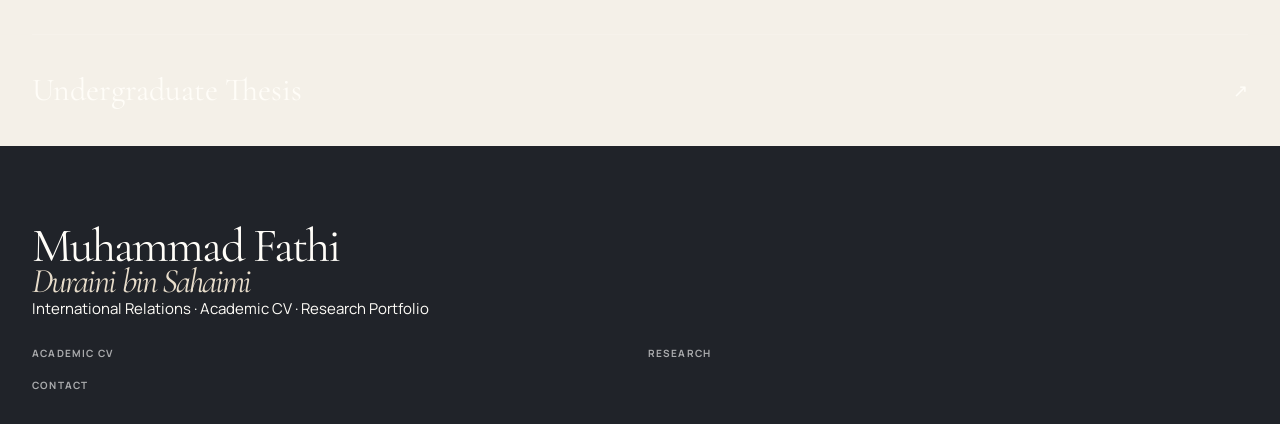
<file: research/briefs/brief-01.html>
<!DOCTYPE html>
<html lang="en">
<head>
  <meta charset="UTF-8">
  <meta name="viewport" content="width=device-width, initial-scale=1.0">

  <title>Research Brief | Muhammad Fathi Duraini bin Sahaimi</title>

  <meta
    name="description"
    content="Research brief by Muhammad Fathi Duraini bin Sahaimi, Bachelor of International Relations student at Universiti Sultan Zainal Abidin."
  >

  <link rel="preconnect" href="https://fonts.googleapis.com">
  <link rel="preconnect" href="https://fonts.gstatic.com" crossorigin>

  <link
    href="https://fonts.googleapis.com/css2?family=Cormorant+Garamond:ital,wght@0,400;0,500;0,600;1,400;1,500&family=Manrope:wght@400;500;600;700&display=swap"
    rel="stylesheet"
  >

  <link rel="stylesheet" href="../../css/style.css">
</head>

<body>

<header class="site-header">
  <div class="container header-inner">

    <a href="../../index.html" class="site-logo">
      Fathi Duraini
    </a>

    <button
      class="menu-toggle"
      aria-label="Open navigation"
      aria-expanded="false"
      type="button"
    >
      <span></span>
      <span></span>
    </button>

    <nav class="main-nav">

      <a href="../../index.html" class="nav-link">01 Home</a>
      <a href="../../cv.html" class="nav-link">02 CV</a>
      <a href="../../research.html" class="nav-link active">03 Research</a>
      <a href="../../articles.html" class="nav-link">04 Articles</a>
      <a href="../../briefs.html" class="nav-link">05 Briefs</a>
      <a href="../../thesis.html" class="nav-link">06 Thesis</a>
      <a href="../../contact.html" class="nav-link">07 Contact</a>

    </nav>

  </div>
</header>


<main>

  <section class="article-hero">

    <div class="container">

      <div class="article-back">
        <a href="../../briefs.html">← Back to Research Briefs</a>
      </div>

      <div class="article-header-grid">

        <div>

          <span class="eyebrow">
            Research Brief · Forthcoming
          </span>

          <h1>
            Research Brief
            <em>To Be Added</em>
          </h1>

          <p class="article-lead">
            A forthcoming research brief developed within the field of
            International Relations and Human Rights.
          </p>

        </div>

        <aside class="article-meta">

          <div class="article-meta-block">
            <span class="article-meta-label">Author</span>
            <strong>
              Muhammad Fathi Duraini bin Sahaimi
            </strong>
          </div>

          <div class="article-meta-block">
            <span class="article-meta-label">Institution</span>
            <strong>
              Universiti Sultan Zainal Abidin
            </strong>
          </div>

          <div class="article-meta-block">
            <span class="article-meta-label">Field</span>
            <strong>
              International Relations · Human Rights
            </strong>
          </div>

          <div class="article-meta-block">
            <span class="article-meta-label">Status</span>
            <strong>
              Forthcoming Academic Work
            </strong>
          </div>

        </aside>

      </div>

    </div>

  </section>


  <section class="article-body">

    <div class="container">

      <div class="article-layout">

        <aside class="article-contents">

          <div class="article-contents-title">
            Contents
          </div>

          <a href="#overview">Overview</a>
          <a href="#development">Research Development</a>
          <a href="#framework">Analytical Framework</a>
          <a href="#sources">Sources</a>

        </aside>


        <article>

          <section class="article-section" id="overview">

            <div class="article-section-number">
              01
            </div>

            <h2>Overview</h2>

            <p>
              This page is reserved for a future research brief developed
              during undergraduate study at Universiti Sultan Zainal Abidin.
            </p>

            <p>
              The brief will present a focused international issue through
              concise evidence, analytical discussion and clearly identified
              policy or institutional considerations where appropriate.
            </p>

          </section>


          <section class="article-section" id="development">

            <div class="article-section-number">
              02
            </div>

            <h2>Research Development</h2>

            <p>
              The research question, scope and supporting evidence will be
              developed as part of the author's continuing academic work in
              International Relations, Human Rights and related fields.
            </p>

            <p>
              This page will be updated when the research brief reaches a
              suitable stage for publication in this academic portfolio.
            </p>

          </section>


          <section class="article-section" id="framework">

            <div class="article-section-number">
              03
            </div>

            <h2>Analytical Framework</h2>

            <h3>Issue</h3>

            <p>
              Identification of the principal international, legal,
              humanitarian or human rights issue under examination.
            </p>

            <h3>Evidence</h3>

            <p>
              Use of relevant primary sources, institutional documents,
              legal instruments and credible academic literature.
            </p>

            <h3>Analysis</h3>

            <p>
              Assessment of the issue through appropriate International
              Relations and interdisciplinary analytical perspectives.
            </p>

            <h3>Policy Considerations</h3>

            <p>
              Where appropriate, the completed brief may identify practical
              considerations arising from the evidence and analysis.
            </p>

          </section>


          <section class="article-section" id="sources">

            <div class="article-section-number">
              04
            </div>

            <h2>Sources</h2>

            <p>
              References will be added when the research brief is developed
              and supported by its final source base.
            </p>

          </section>

        </article>

      </div>

    </div>

  </section>


  <section class="academic-profile-section">

    <div class="container">

      <div class="section-heading">

        <span class="section-number">
          Related
        </span>

        <h2>
          Explore <em>Research</em>
        </h2>

      </div>

      <div class="related-research">

        <a href="../articles/article-01.html">
          <span>
            The Responsibility to Protect and the Use of Force
          </span>
          <strong>↗</strong>
        </a>

        <a href="../thesis/thesis-01.html">
          <span>
            Undergraduate Thesis
          </span>
          <strong>↗</strong>
        </a>

      </div>

    </div>

  </section>

</main>


<footer class="site-footer">

  <div class="container footer-inner">

    <div>

      <div class="footer-name">
        Muhammad Fathi
        <em>Duraini bin Sahaimi</em>
      </div>

      <p>
        International Relations · Academic CV · Research Portfolio
      </p>

    </div>

    <div class="footer-links">

      <a href="../../cv.html">Academic CV</a>
      <a href="../../research.html">Research</a>
      <a href="../../contact.html">Contact</a>

    </div>

  </div>

</footer>


<script src="../../js/main.js"></script>

</body>
</html>
</file>
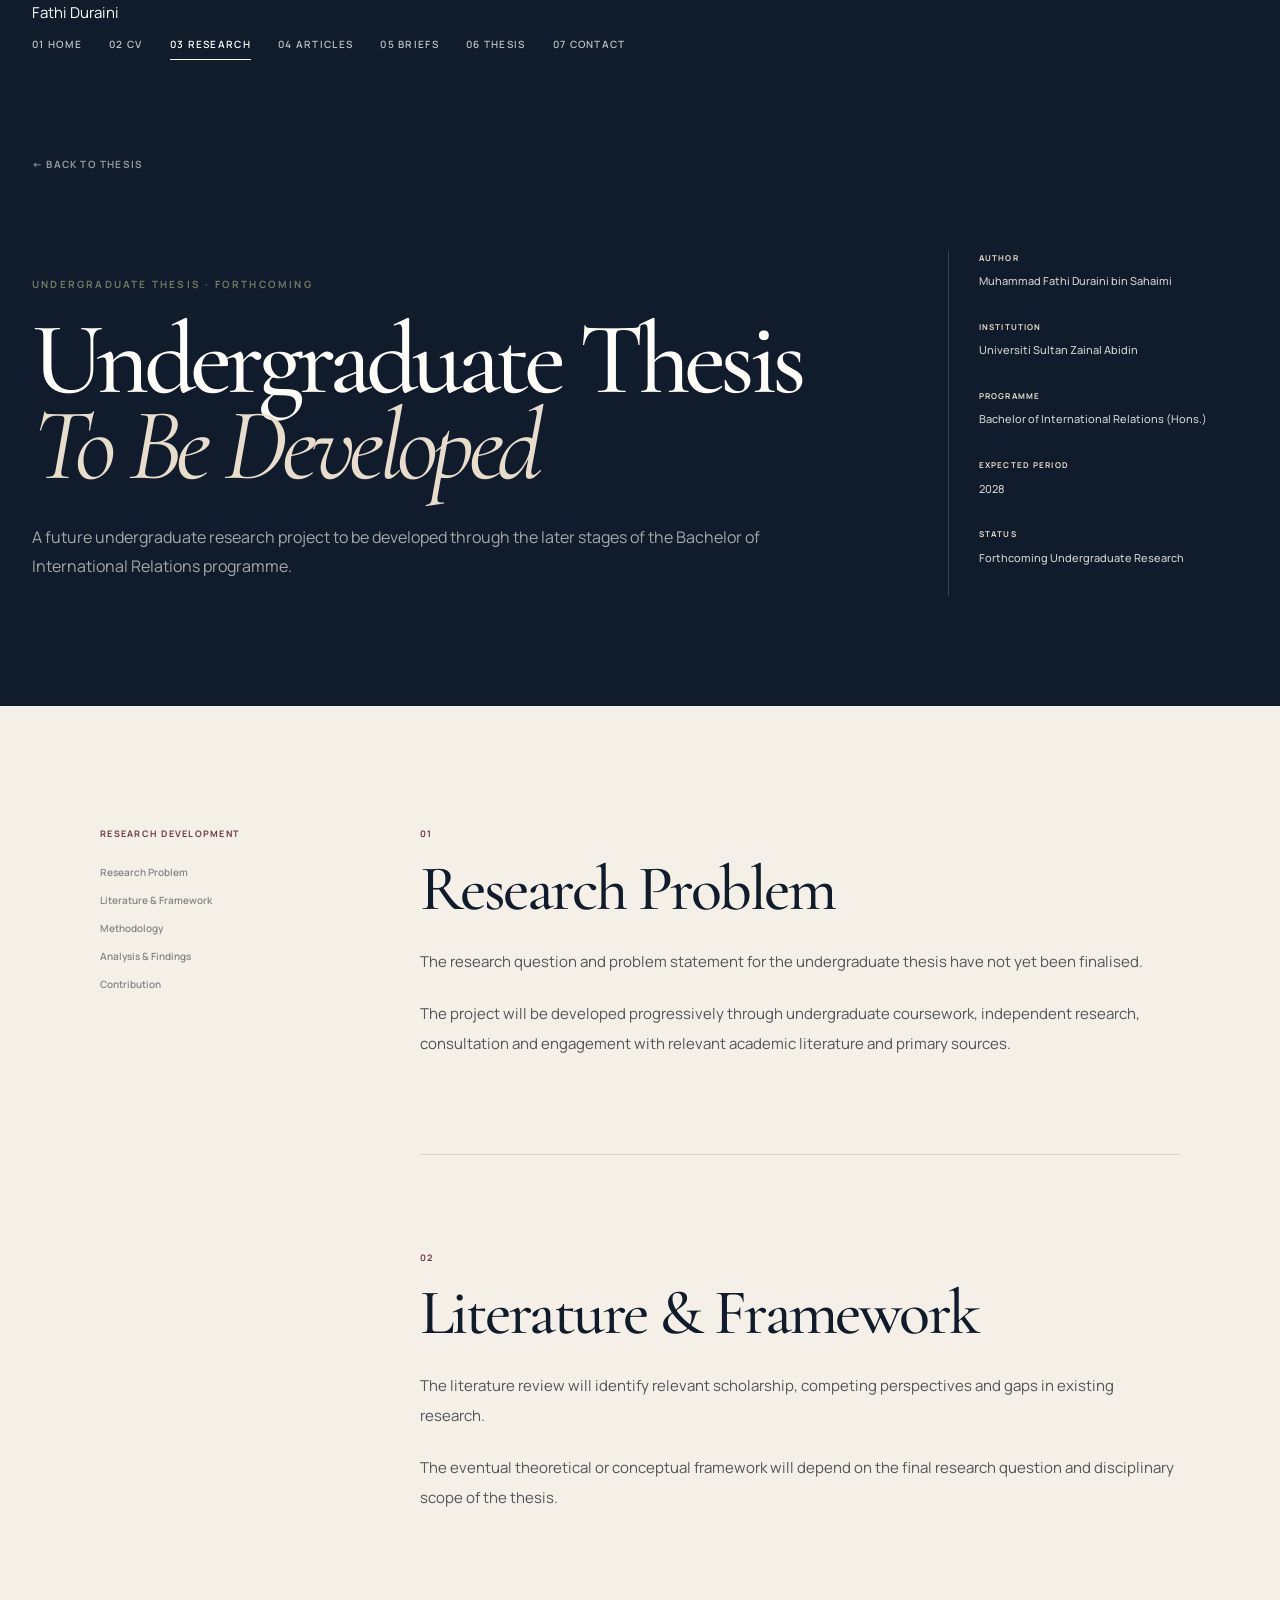
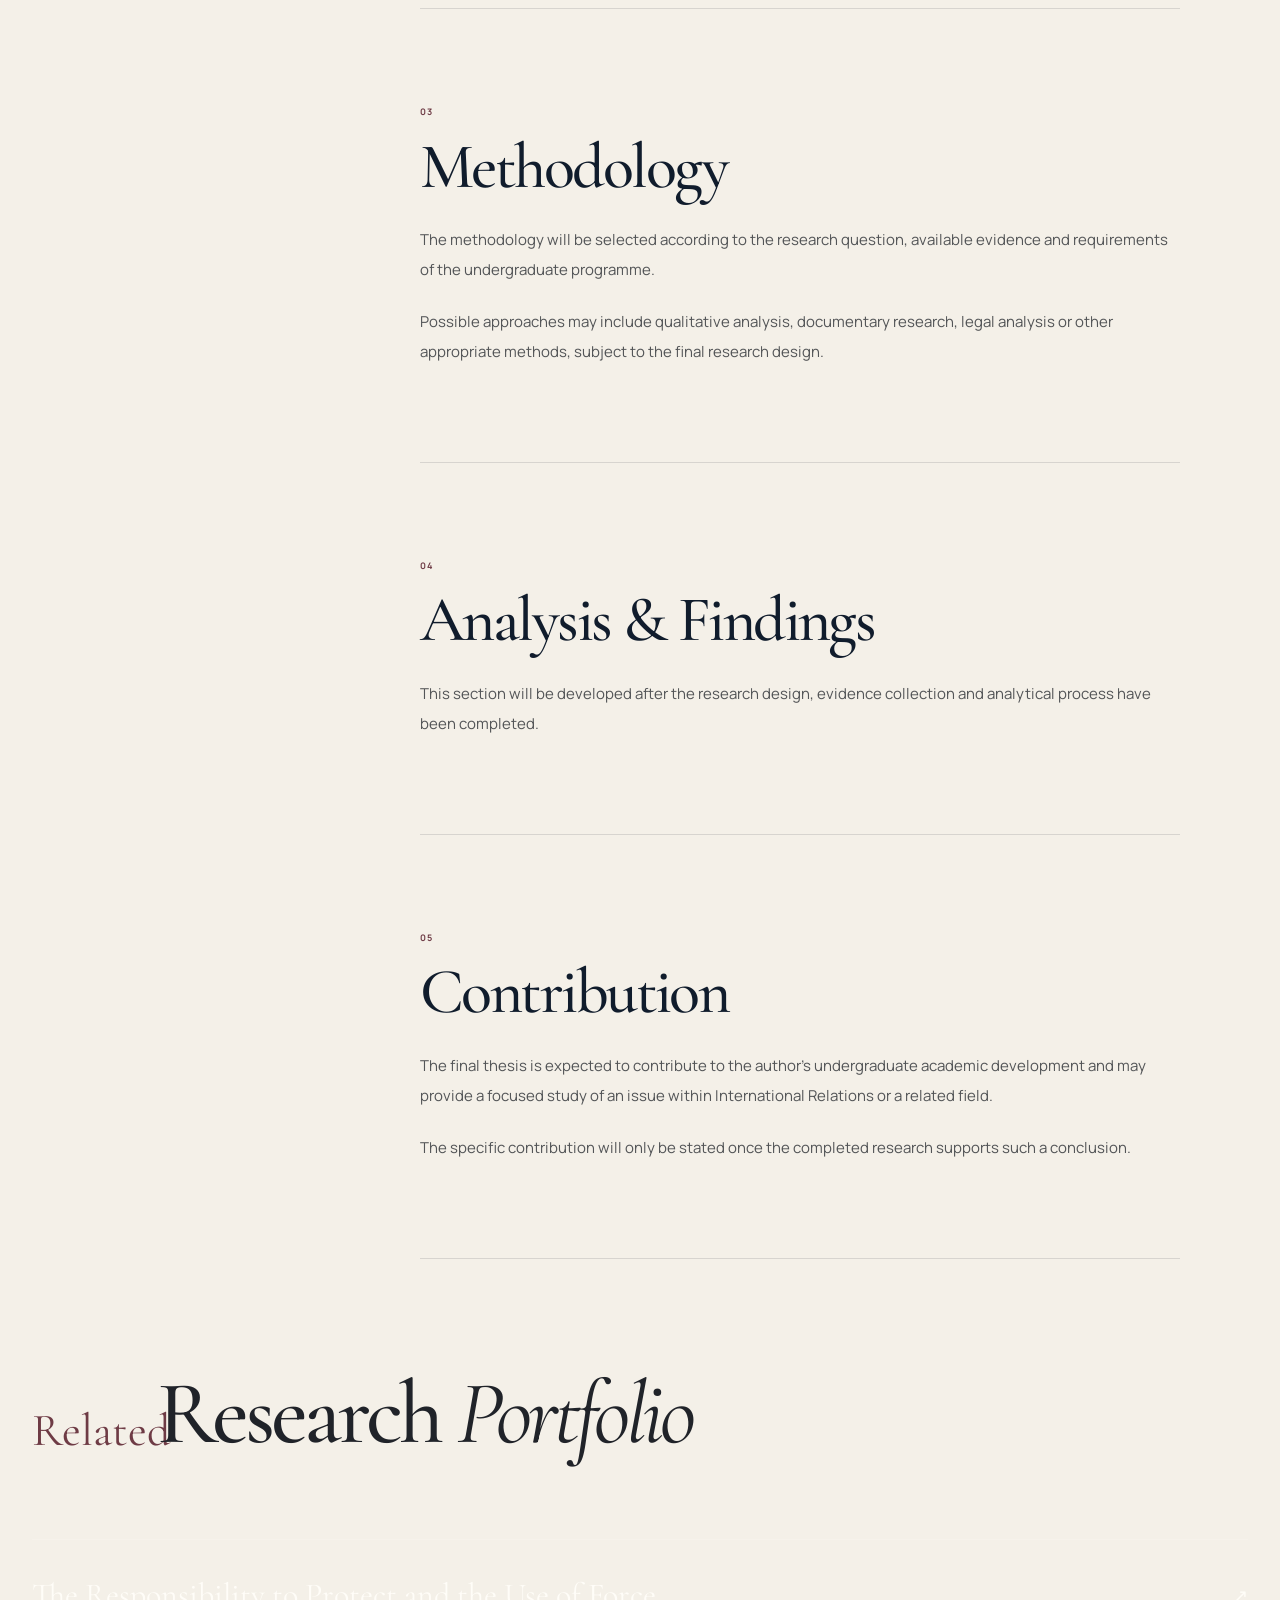
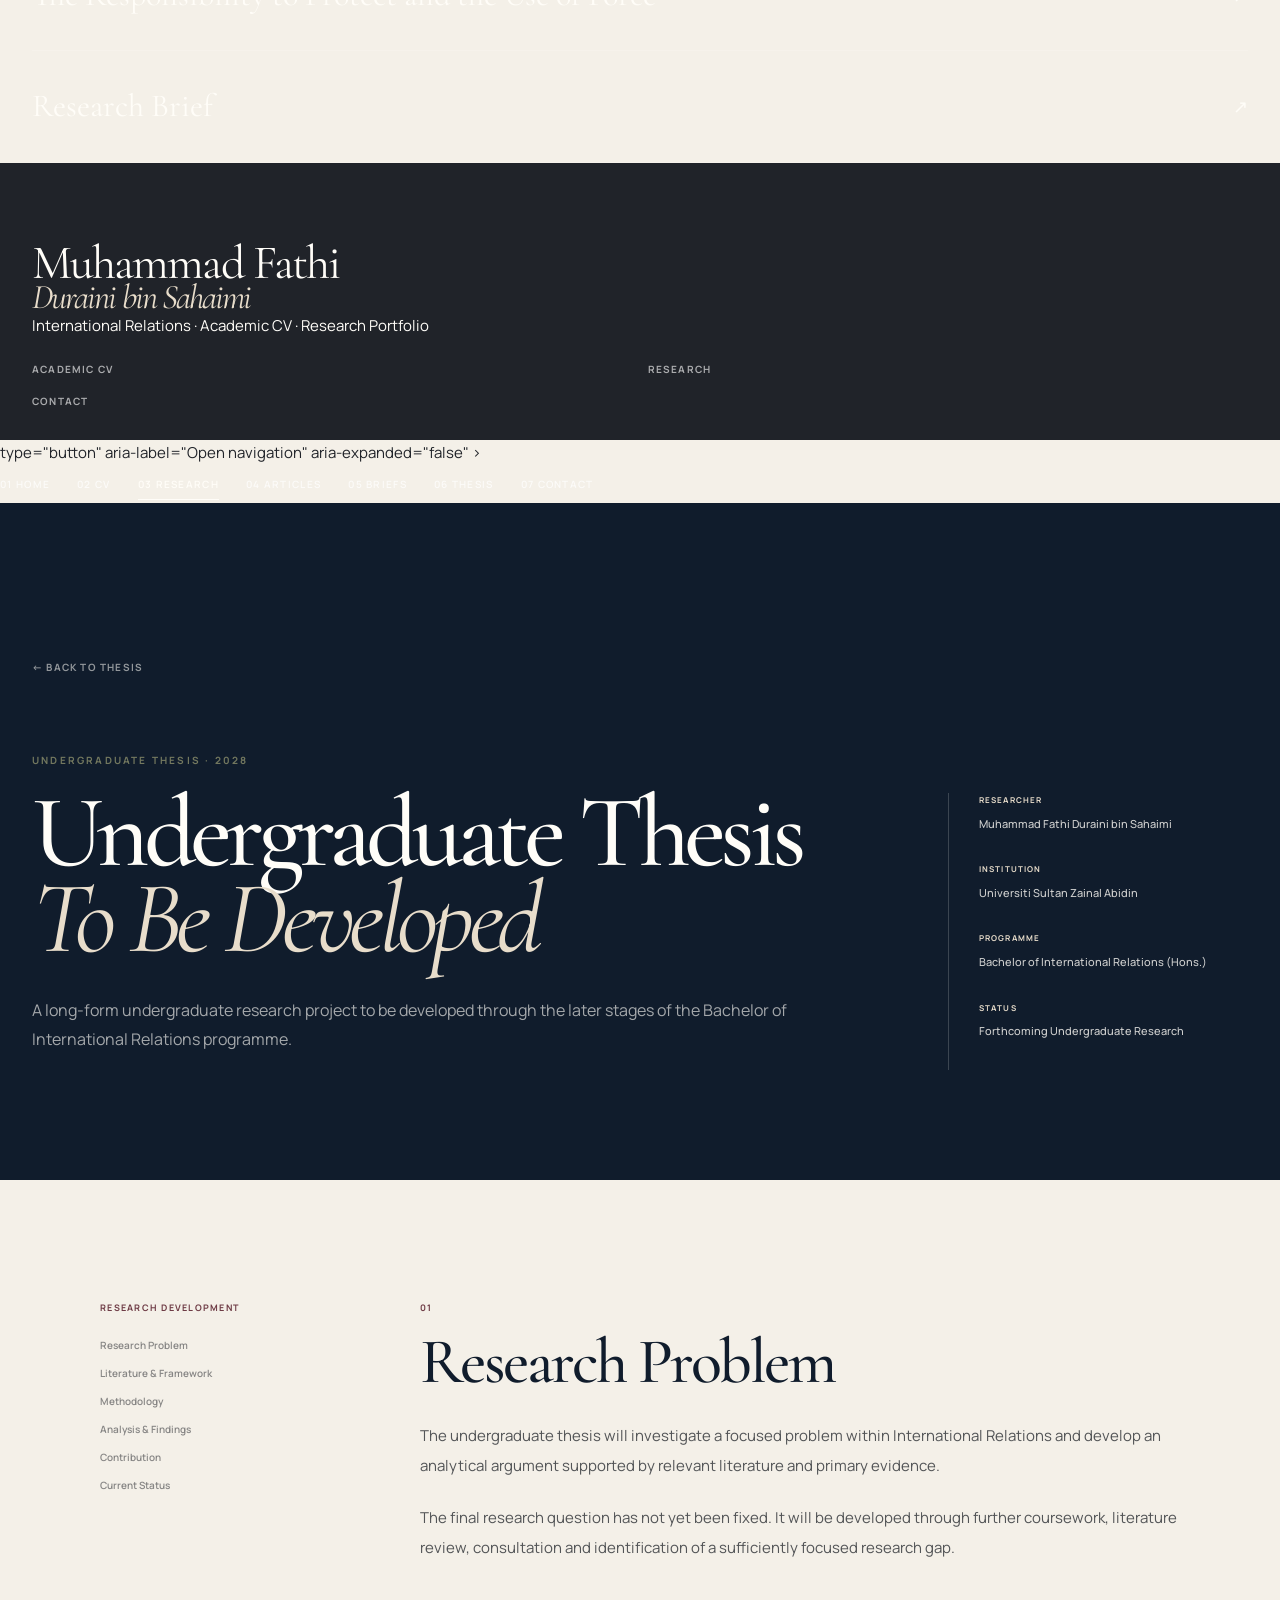
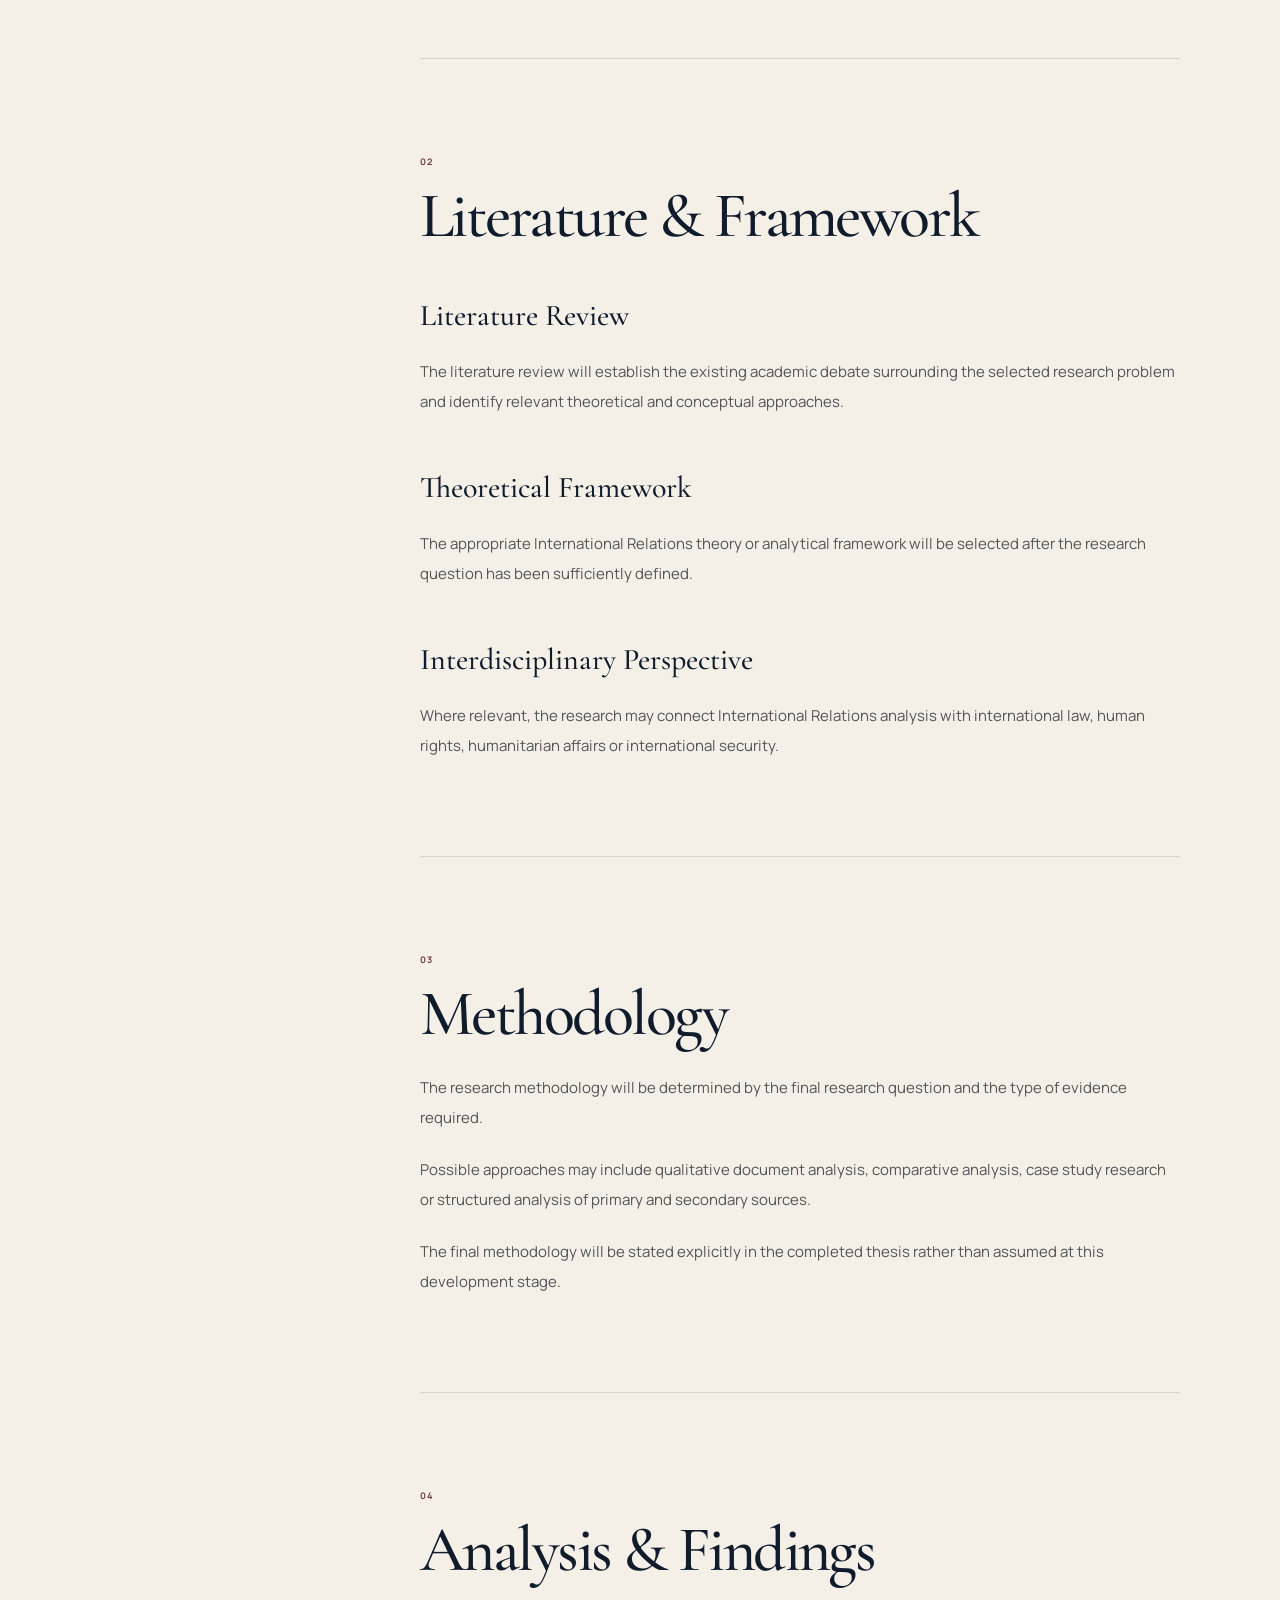
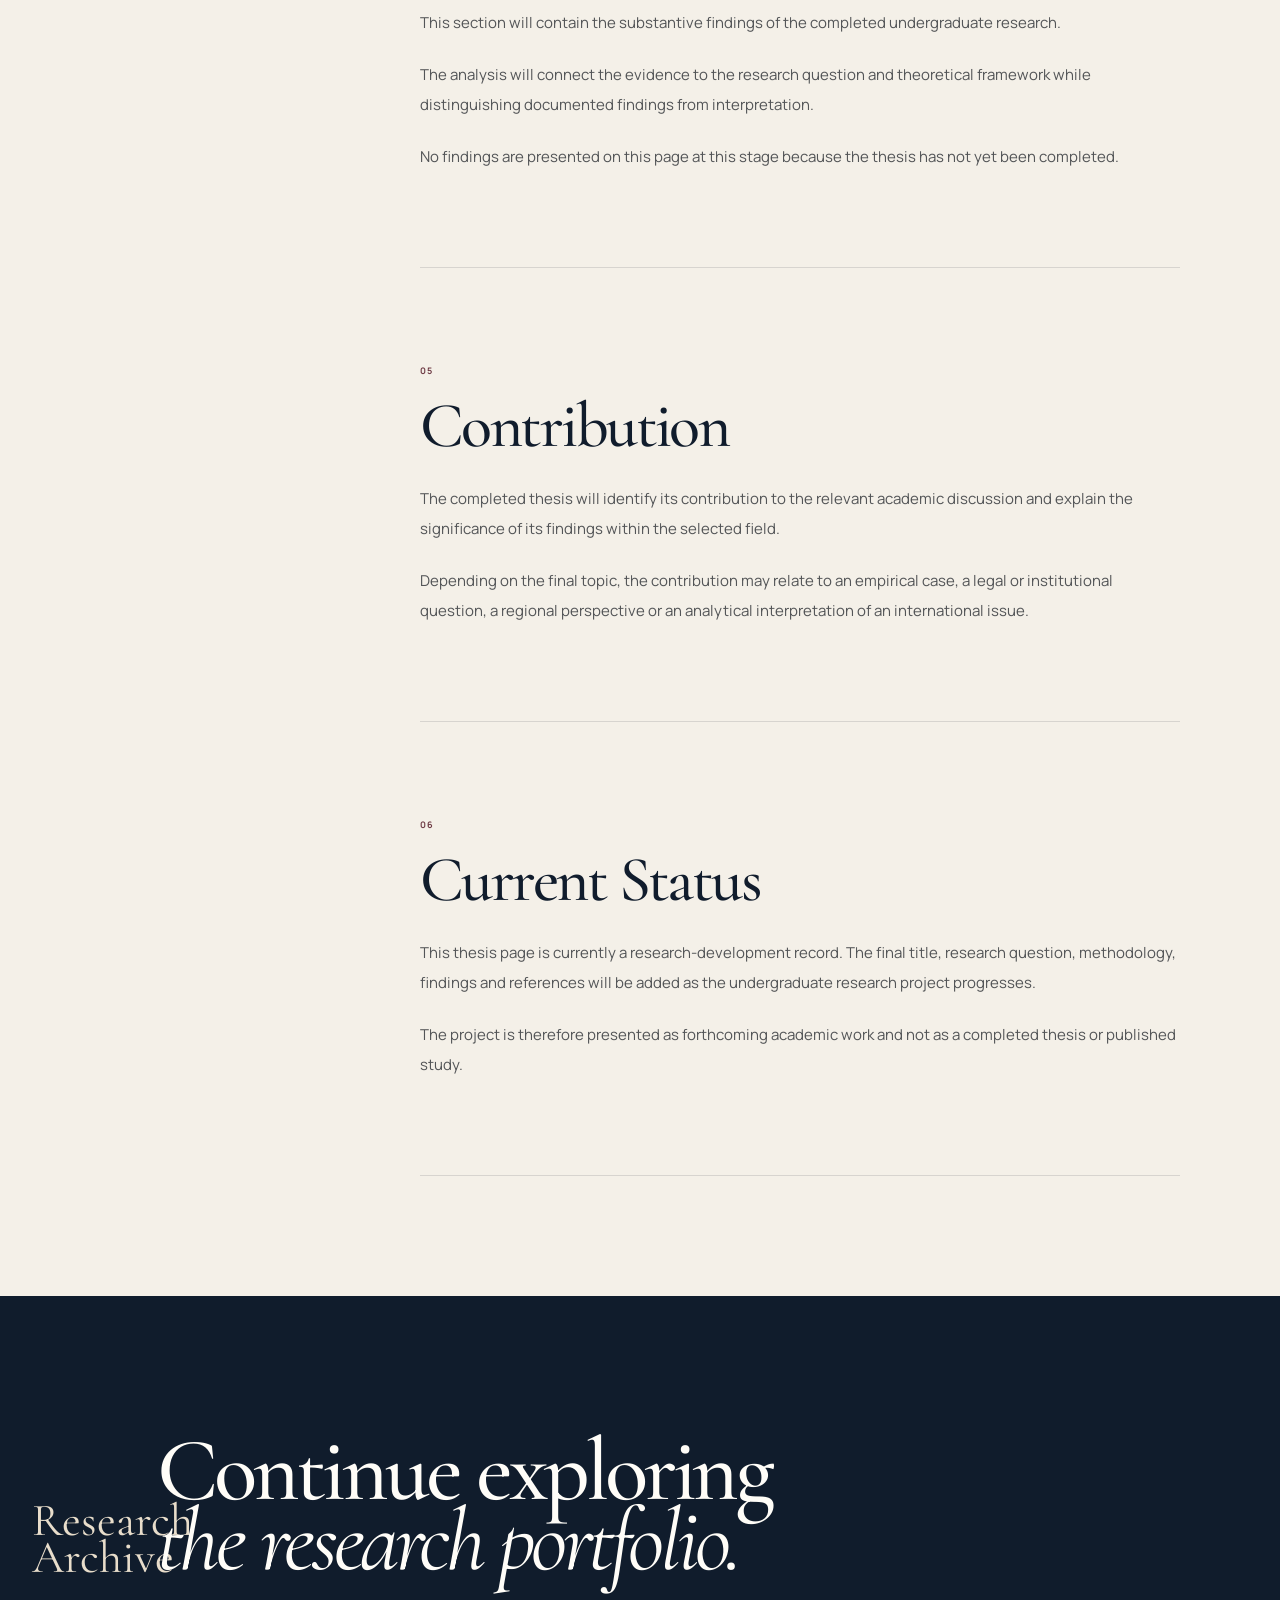
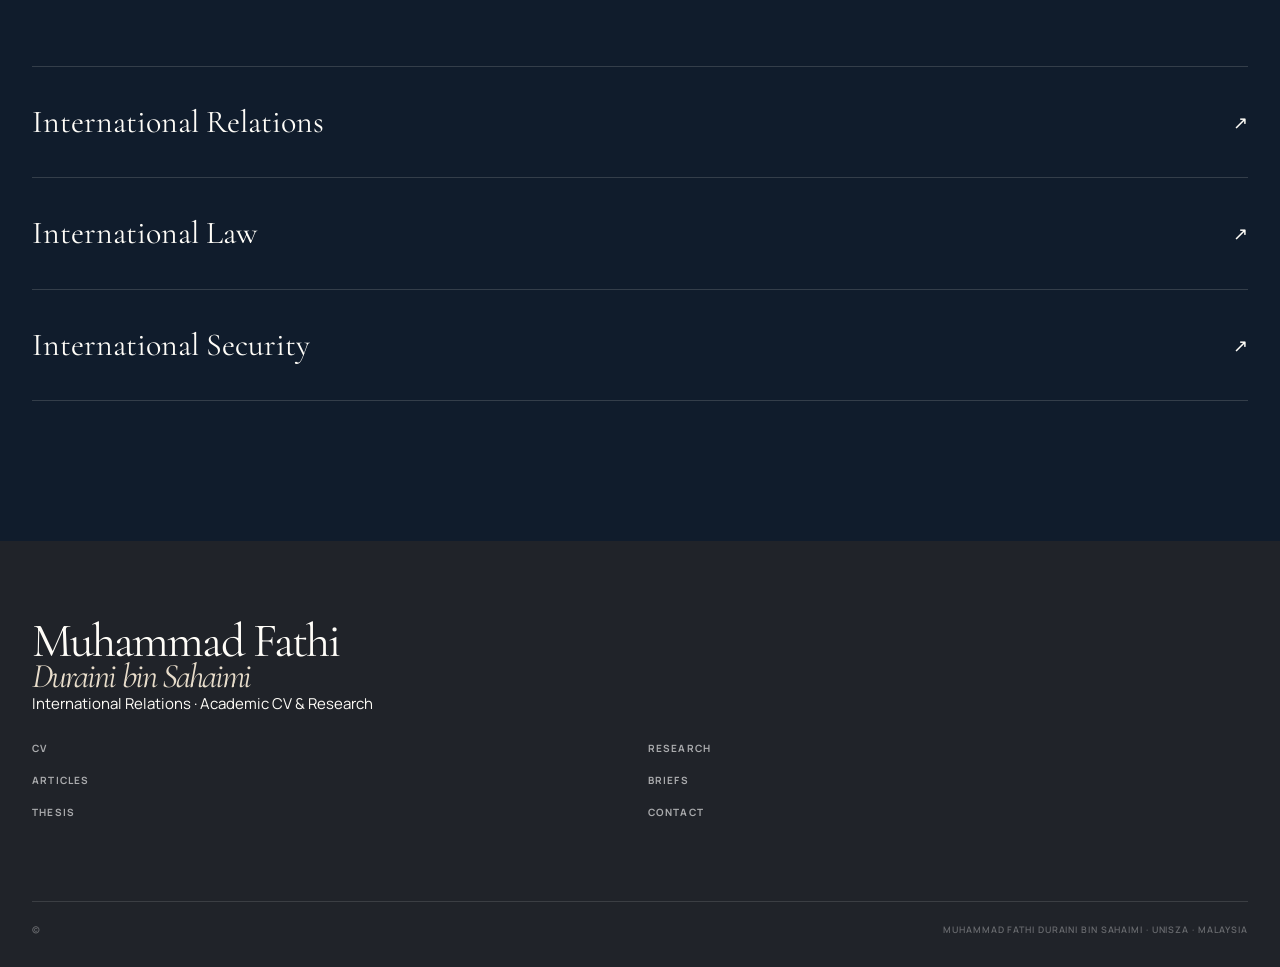
<file: research/thesis/thesis-01.html>
<!DOCTYPE html>
<html lang="en">
<head>
  <meta charset="UTF-8">
  <meta name="viewport" content="width=device-width, initial-scale=1.0">

  <title>Undergraduate Thesis | Muhammad Fathi Duraini bin Sahaimi</title>

  <meta
    name="description"
    content="Undergraduate thesis research development by Muhammad Fathi Duraini bin Sahaimi at Universiti Sultan Zainal Abidin."
  >

  <link rel="preconnect" href="https://fonts.googleapis.com">
  <link rel="preconnect" href="https://fonts.gstatic.com" crossorigin>

  <link
    href="https://fonts.googleapis.com/css2?family=Cormorant+Garamond:ital,wght@0,400;0,500;0,600;1,400;1,500&family=Manrope:wght@400;500;600;700&display=swap"
    rel="stylesheet"
  >

  <link rel="stylesheet" href="../../css/style.css">
</head>

<body>

<header class="site-header">

  <div class="container header-inner">

    <a href="../../index.html" class="site-logo">
      Fathi Duraini
    </a>

    <button
      class="menu-toggle"
      aria-label="Open navigation"
      aria-expanded="false"
      type="button"
    >
      <span></span>
      <span></span>
    </button>

    <nav class="main-nav">

      <a href="../../index.html" class="nav-link">01 Home</a>
      <a href="../../cv.html" class="nav-link">02 CV</a>
      <a href="../../research.html" class="nav-link active">03 Research</a>
      <a href="../../articles.html" class="nav-link">04 Articles</a>
      <a href="../../briefs.html" class="nav-link">05 Briefs</a>
      <a href="../../thesis.html" class="nav-link">06 Thesis</a>
      <a href="../../contact.html" class="nav-link">07 Contact</a>

    </nav>

  </div>

</header>


<main>

  <section class="article-hero">

    <div class="container">

      <div class="article-back">
        <a href="../../thesis.html">← Back to Thesis</a>
      </div>

      <div class="article-header-grid">

        <div>

          <span class="eyebrow">
            Undergraduate Thesis · Forthcoming
          </span>

          <h1>
            Undergraduate Thesis
            <em>To Be Developed</em>
          </h1>

          <p class="article-lead">
            A future undergraduate research project to be developed through
            the later stages of the Bachelor of International Relations
            programme.
          </p>

        </div>


        <aside class="article-meta">

          <div class="article-meta-block">

            <span class="article-meta-label">
              Author
            </span>

            <strong>
              Muhammad Fathi Duraini bin Sahaimi
            </strong>

          </div>


          <div class="article-meta-block">

            <span class="article-meta-label">
              Institution
            </span>

            <strong>
              Universiti Sultan Zainal Abidin
            </strong>

          </div>


          <div class="article-meta-block">

            <span class="article-meta-label">
              Programme
            </span>

            <strong>
              Bachelor of International Relations (Hons.)
            </strong>

          </div>


          <div class="article-meta-block">

            <span class="article-meta-label">
              Expected Period
            </span>

            <strong>
              2028
            </strong>

          </div>


          <div class="article-meta-block">

            <span class="article-meta-label">
              Status
            </span>

            <strong>
              Forthcoming Undergraduate Research
            </strong>

          </div>

        </aside>

      </div>

    </div>

  </section>


  <section class="article-body">

    <div class="container">

      <div class="article-layout">

        <aside class="article-contents">

          <div class="article-contents-title">
            Research Development
          </div>

          <a href="#problem">Research Problem</a>
          <a href="#literature">Literature & Framework</a>
          <a href="#methodology">Methodology</a>
          <a href="#analysis">Analysis & Findings</a>
          <a href="#contribution">Contribution</a>

        </aside>


        <article>


          <section class="article-section" id="problem">

            <div class="article-section-number">
              01
            </div>

            <h2>
              Research Problem
            </h2>

            <p>
              The research question and problem statement for the
              undergraduate thesis have not yet been finalised.
            </p>

            <p>
              The project will be developed progressively through
              undergraduate coursework, independent research, consultation
              and engagement with relevant academic literature and primary
              sources.
            </p>

          </section>


          <section class="article-section" id="literature">

            <div class="article-section-number">
              02
            </div>

            <h2>
              Literature & Framework
            </h2>

            <p>
              The literature review will identify relevant scholarship,
              competing perspectives and gaps in existing research.
            </p>

            <p>
              The eventual theoretical or conceptual framework will depend
              on the final research question and disciplinary scope of the
              thesis.
            </p>

          </section>


          <section class="article-section" id="methodology">

            <div class="article-section-number">
              03
            </div>

            <h2>
              Methodology
            </h2>

            <p>
              The methodology will be selected according to the research
              question, available evidence and requirements of the
              undergraduate programme.
            </p>

            <p>
              Possible approaches may include qualitative analysis,
              documentary research, legal analysis or other appropriate
              methods, subject to the final research design.
            </p>

          </section>


          <section class="article-section" id="analysis">

            <div class="article-section-number">
              04
            </div>

            <h2>
              Analysis & Findings
            </h2>

            <p>
              This section will be developed after the research design,
              evidence collection and analytical process have been
              completed.
            </p>

          </section>


          <section class="article-section" id="contribution">

            <div class="article-section-number">
              05
            </div>

            <h2>
              Contribution
            </h2>

            <p>
              The final thesis is expected to contribute to the author's
              undergraduate academic development and may provide a focused
              study of an issue within International Relations or a related
              field.
            </p>

            <p>
              The specific contribution will only be stated once the
              completed research supports such a conclusion.
            </p>

          </section>


        </article>

      </div>

    </div>

  </section>


  <section class="academic-profile-section">

    <div class="container">

      <div class="section-heading">

        <span class="section-number">
          Related
        </span>

        <h2>
          Research <em>Portfolio</em>
        </h2>

      </div>


      <div class="related-research">

        <a href="../articles/article-01.html">
          <span>
            The Responsibility to Protect and the Use of Force
          </span>

          <strong>↗</strong>
        </a>


        <a href="../briefs/brief-01.html">
          <span>
            Research Brief
          </span>

          <strong>↗</strong>
        </a>

      </div>

    </div>

  </section>

</main>


<footer class="site-footer">

  <div class="container footer-inner">

    <div>

      <div class="footer-name">
        Muhammad Fathi
        <em>Duraini bin Sahaimi</em>
      </div>

      <p>
        International Relations · Academic CV · Research Portfolio
      </p>

    </div>


    <div class="footer-links">

      <a href="../../cv.html">
        Academic CV
      </a>

      <a href="../../research.html">
        Research
      </a>

      <a href="../../contact.html">
        Contact
      </a>

    </div>

  </div>

</footer>


<script src="../../js/main.js"></script>

</body>
  </html>      type="button"
      aria-label="Open navigation"
      aria-expanded="false"
    >
      <span></span>
      <span></span>
    </button>

    <nav class="main-nav">

      <a href="../../index.html" class="nav-link">
        01 Home
      </a>

      <a href="../../cv.html" class="nav-link">
        02 CV
      </a>

      <a href="../../research.html" class="nav-link active">
        03 Research
      </a>

      <a href="../../articles.html" class="nav-link">
        04 Articles
      </a>

      <a href="../../briefs.html" class="nav-link">
        05 Briefs
      </a>

      <a href="../../thesis.html" class="nav-link">
        06 Thesis
      </a>

      <a href="../../contact.html" class="nav-link">
        07 Contact
      </a>

    </nav>

  </div>

</header>


<main>

  <section class="article-hero">

    <div class="container">

      <div class="article-back">
        <a href="../../thesis.html">
          ← Back to Thesis
        </a>
      </div>

      <div class="article-header-grid">

        <div>

          <div class="eyebrow">
            Undergraduate Thesis · 2028
          </div>

          <h1>
            Undergraduate Thesis
            <em>To Be Developed</em>
          </h1>

          <p class="article-lead">
            A long-form undergraduate research project to be developed
            through the later stages of the Bachelor of International
            Relations programme.
          </p>

        </div>


        <aside class="article-meta">

          <div class="article-meta-block">
            <span class="article-meta-label">
              Researcher
            </span>

            <strong>
              Muhammad Fathi Duraini bin Sahaimi
            </strong>
          </div>

          <div class="article-meta-block">
            <span class="article-meta-label">
              Institution
            </span>

            <strong>
              Universiti Sultan Zainal Abidin
            </strong>
          </div>

          <div class="article-meta-block">
            <span class="article-meta-label">
              Programme
            </span>

            <strong>
              Bachelor of International Relations (Hons.)
            </strong>
          </div>

          <div class="article-meta-block">
            <span class="article-meta-label">
              Status
            </span>

            <strong>
              Forthcoming Undergraduate Research
            </strong>
          </div>

        </aside>

      </div>

    </div>

  </section>


  <article class="article-body">

    <div class="container article-layout">

      <aside class="article-contents">

        <div class="article-contents-title">
          Research Development
        </div>

        <a href="#problem">
          Research Problem
        </a>

        <a href="#literature">
          Literature & Framework
        </a>

        <a href="#methodology">
          Methodology
        </a>

        <a href="#analysis">
          Analysis & Findings
        </a>

        <a href="#contribution">
          Contribution
        </a>

        <a href="#status">
          Current Status
        </a>

      </aside>


      <div class="article-content">


        <section id="problem" class="article-section">

          <div class="article-section-number">
            01
          </div>

          <h2>
            Research Problem
          </h2>

          <p>
            The undergraduate thesis will investigate a focused problem
            within International Relations and develop an analytical
            argument supported by relevant literature and primary
            evidence.
          </p>

          <p>
            The final research question has not yet been fixed. It will
            be developed through further coursework, literature review,
            consultation and identification of a sufficiently focused
            research gap.
          </p>

        </section>


        <section id="literature" class="article-section">

          <div class="article-section-number">
            02
          </div>

          <h2>
            Literature & Framework
          </h2>

          <h3>
            Literature Review
          </h3>

          <p>
            The literature review will establish the existing academic
            debate surrounding the selected research problem and identify
            relevant theoretical and conceptual approaches.
          </p>

          <h3>
            Theoretical Framework
          </h3>

          <p>
            The appropriate International Relations theory or analytical
            framework will be selected after the research question has
            been sufficiently defined.
          </p>

          <h3>
            Interdisciplinary Perspective
          </h3>

          <p>
            Where relevant, the research may connect International
            Relations analysis with international law, human rights,
            humanitarian affairs or international security.
          </p>

        </section>


        <section id="methodology" class="article-section">

          <div class="article-section-number">
            03
          </div>

          <h2>
            Methodology
          </h2>

          <p>
            The research methodology will be determined by the final
            research question and the type of evidence required.
          </p>

          <p>
            Possible approaches may include qualitative document
            analysis, comparative analysis, case study research or
            structured analysis of primary and secondary sources.
          </p>

          <p>
            The final methodology will be stated explicitly in the
            completed thesis rather than assumed at this development
            stage.
          </p>

        </section>


        <section id="analysis" class="article-section">

          <div class="article-section-number">
            04
          </div>

          <h2>
            Analysis & Findings
          </h2>

          <p>
            This section will contain the substantive findings of the
            completed undergraduate research.
          </p>

          <p>
            The analysis will connect the evidence to the research
            question and theoretical framework while distinguishing
            documented findings from interpretation.
          </p>

          <p>
            No findings are presented on this page at this stage because
            the thesis has not yet been completed.
          </p>

        </section>


        <section id="contribution" class="article-section">

          <div class="article-section-number">
            05
          </div>

          <h2>
            Contribution
          </h2>

          <p>
            The completed thesis will identify its contribution to the
            relevant academic discussion and explain the significance of
            its findings within the selected field.
          </p>

          <p>
            Depending on the final topic, the contribution may relate to
            an empirical case, a legal or institutional question, a
            regional perspective or an analytical interpretation of an
            international issue.
          </p>

        </section>


        <section id="status" class="article-section">

          <div class="article-section-number">
            06
          </div>

          <h2>
            Current Status
          </h2>

          <p>
            This thesis page is currently a research-development record.
            The final title, research question, methodology, findings and
            references will be added as the undergraduate research
            project progresses.
          </p>

          <p>
            The project is therefore presented as forthcoming academic
            work and not as a completed thesis or published study.
          </p>

        </section>


      </div>

    </div>

  </article>


  <section class="section section-navy">

    <div class="container">

      <div class="section-heading section-heading-light">

        <div class="section-number">
          Research Archive
        </div>

        <h2>
          Continue exploring <em>the research portfolio.</em>
        </h2>

      </div>


      <div class="related-research">

        <a href="../../research.html?field=ir">
          <span>International Relations</span>
          <strong>↗</strong>
        </a>

        <a href="../../research.html?field=law">
          <span>International Law</span>
          <strong>↗</strong>
        </a>

        <a href="../../research.html?field=security">
          <span>International Security</span>
          <strong>↗</strong>
        </a>

      </div>

    </div>

  </section>

</main>


<footer class="site-footer">

  <div class="container">

    <div class="footer-main">

      <div>

        <div class="footer-name">
          Muhammad Fathi <em>Duraini bin Sahaimi</em>
        </div>

        <p>
          International Relations · Academic CV & Research
        </p>

      </div>


      <div class="footer-links">

        <a href="../../cv.html">CV</a>
        <a href="../../research.html">Research</a>
        <a href="../../articles.html">Articles</a>
        <a href="../../briefs.html">Briefs</a>
        <a href="../../thesis.html">Thesis</a>
        <a href="../../contact.html">Contact</a>

      </div>

    </div>


    <div class="footer-bottom">

      © <span data-current-year></span>
      Muhammad Fathi Duraini bin Sahaimi · UniSZA · Malaysia

    </div>

  </div>

</footer>


<script src="../../js/main.js"></script>

</body>
</html>
</file>
<file: css/style.css>
/* =========================================================
   FATHI ACADEMIC CV
   DESIGN SYSTEM v2
========================================================= */


/* =========================================================
   ROOT
========================================================= */

:root {

  --navy: #101c2c;
  --navy-soft: #17263a;
  --cream: #f4f0e8;
  --sand: #e8ddcb;
  --olive: #73785f;
  --burgundy: #6e3b45;
  --charcoal: #202329;
  --white: #fffdf8;

  --line-dark: rgba(16, 28, 44, 0.18);
  --line-light: rgba(255, 253, 248, 0.2);

  --serif: "Cormorant Garamond", Georgia, serif;
  --sans: "Manrope", Arial, sans-serif;

  --container: 1380px;

  --ease: cubic-bezier(.22, .61, .36, 1);
}


/* =========================================================
   RESET
========================================================= */

*,
*::before,
*::after {
  box-sizing: border-box;
}

html {
  scroll-behavior: smooth;
}

body {
  margin: 0;
  background: var(--cream);
  color: var(--charcoal);
  font-family: var(--sans);
  font-size: 15px;
  line-height: 1.7;
  -webkit-font-smoothing: antialiased;
}

body.menu-open {
  overflow: hidden;
}

img {
  display: block;
  max-width: 100%;
}

a {
  color: inherit;
  text-decoration: none;
}

button,
a {
  -webkit-tap-highlight-color: transparent;
}

button {
  font: inherit;
}


/* =========================================================
   TYPOGRAPHY
========================================================= */

h1,
h2,
h3,
p {
  margin-top: 0;
}

h1,
h2,
h3 {
  font-weight: 500;
}

h1,
h2,
h3,
.brand,
.footer-name {
  font-family: var(--serif);
}

h1 em,
h2 em,
h3 em,
.footer-name em {
  font-style: italic;
  font-weight: 400;
}

.eyebrow {
  margin-bottom: 22px;
  color: var(--olive);
  font-size: 10px;
  font-weight: 700;
  letter-spacing: .22em;
  line-height: 1.4;
  text-transform: uppercase;
}

.eyebrow-light {
  color: rgba(255, 253, 248, .65);
}


/* =========================================================
   LAYOUT
========================================================= */

.container {
  width: min(
    calc(100% - 64px),
    var(--container)
  );

  margin-inline: auto;
}

.section {
  padding: 140px 0;
}

.section-cream {
  background: var(--cream);
}

.section-navy {
  background: var(--navy);
  color: var(--white);
}

.section-sand {
  background: var(--sand);
}

.section-burgundy {
  background: var(--burgundy);
  color: var(--white);
}


/* =========================================================
   HEADER
========================================================= */

.site-header {
  position: absolute;
  top: 0;
  left: 0;
  z-index: 50;

  width: 100%;

  color: var(--white);
}

.nav-wrapper {
  display: flex;
  align-items: center;
  justify-content: space-between;

  min-height: 104px;

  border-bottom: 1px solid rgba(255, 255, 255, .18);
}

.brand {
  display: flex;
  align-items: baseline;
  gap: 7px;

  font-size: 25px;
  letter-spacing: -.025em;
}

.brand-main {
  font-weight: 600;
}

.brand-sub {
  font-size: 17px;
  font-style: italic;
  font-weight: 400;
  opacity: .72;
}

.main-nav {
  display: flex;
  align-items: center;
  gap: 27px;
}

.nav-link {
  position: relative;

  display: inline-flex;
  align-items: center;
  gap: 7px;

  padding: 10px 0;

  color: rgba(255, 255, 255, .72);

  font-size: 10px;
  font-weight: 600;
  letter-spacing: .13em;
  text-transform: uppercase;

  transition:
    color .3s var(--ease);
}

.nav-link span {
  color: rgba(255, 255, 255, .35);
  font-size: 8px;
}

.nav-link::after {
  content: "";

  position: absolute;
  right: 0;
  bottom: 3px;
  left: 0;

  height: 1px;

  background: var(--white);

  transform: scaleX(0);
  transform-origin: right;

  transition: transform .4s var(--ease);
}

.nav-link:hover,
.nav-link.active {
  color: var(--white);
}

.nav-link:hover::after,
.nav-link.active::after {
  transform: scaleX(1);
  transform-origin: left;
}

.menu-toggle {
  display: none;

  width: 44px;
  height: 44px;

  border: 0;
  background: transparent;

  cursor: pointer;
}

.menu-toggle span {
  display: block;

  width: 24px;
  height: 1px;

  margin: 6px auto;

  background: var(--white);

  transition: transform .3s ease;
}


/* =========================================================
   HERO
========================================================= */

.hero {
  position: relative;

  min-height: 100vh;
  padding: 190px 0 70px;

  background:
    radial-gradient(
      circle at 76% 30%,
      rgba(115, 120, 95, .16),
      transparent 28%
    ),
    var(--navy);

  color: var(--white);

  overflow: hidden;
}

.hero::before {
  content: "";

  position: absolute;

  width: 600px;
  height: 600px;

  right: -280px;
  bottom: -330px;

  border: 1px solid rgba(232, 221, 203, .16);
  border-radius: 50%;
}

.hero::after {
  content: "";

  position: absolute;

  width: 420px;
  height: 420px;

  right: -190px;
  bottom: -240px;

  border: 1px solid rgba(232, 221, 203, .12);
  border-radius: 50%;
}

.hero-grid {
  position: relative;
  z-index: 2;

  display: grid;
  grid-template-columns: minmax(0, 1.65fr) minmax(280px, .75fr);
  gap: 100px;
}

.hero-copy {
  max-width: 900px;
}

.hero .eyebrow {
  color: #b9bba8;
}

.hero-name {
  max-width: 950px;

  margin-bottom: 35px;

  font-size: clamp(70px, 10vw, 150px);
  letter-spacing: -.055em;
  line-height: .79;
}

.hero-name em {
  display: block;

  margin-top: 13px;

  color: var(--sand);

  font-size: .65em;
  line-height: .9;
}

.hero-rule {
  width: 100%;
  height: 1px;

  margin-bottom: 30px;

  background: rgba(255, 255, 255, .2);
}

.hero-description {
  max-width: 650px;

  margin-bottom: 38px;

  color: rgba(255, 255, 255, .72);

  font-size: 16px;
  line-height: 1.9;
}

.hero-actions {
  display: flex;
  flex-wrap: wrap;
  gap: 12px;
}

.button {
  display: inline-flex;
  align-items: center;
  justify-content: space-between;
  gap: 30px;

  min-width: 190px;

  padding: 15px 18px;

  border: 1px solid transparent;

  font-size: 10px;
  font-weight: 700;
  letter-spacing: .12em;
  text-transform: uppercase;

  transition:
    background .3s var(--ease),
    color .3s var(--ease),
    border-color .3s var(--ease),
    transform .3s var(--ease);
}

.button:hover {
  transform: translateY(-2px);
}

.button-dark {
  background: var(--white);
  color: var(--navy);
}

.button-dark:hover {
  background: var(--sand);
}

.button-outline {
  border-color: rgba(255, 255, 255, .35);
  color: var(--white);
}

.button-outline:hover {
  border-color: var(--white);
  background: rgba(255, 255, 255, .08);
}

.button-burgundy {
  margin-top: 30px;

  background: var(--burgundy);
  color: var(--white);
}

.button-burgundy:hover {
  background: var(--navy);
}

.hero-aside {
  align-self: end;
}

.hero-index {
  display: flex;
  justify-content: space-between;

  padding-bottom: 15px;

  border-bottom: 1px solid rgba(255, 255, 255, .18);

  color: rgba(255, 255, 255, .55);

  font-size: 9px;
  font-weight: 700;
  letter-spacing: .18em;
  text-transform: uppercase;
}

.hero-profile {
  padding-top: 28px;
}

.profile-label {
  margin-bottom: 5px;

  color: rgba(255, 255, 255, .4);

  font-size: 9px;
  font-weight: 700;
  letter-spacing: .16em;
}

.profile-value {
  margin-bottom: 20px;

  color: rgba(255, 255, 255, .88);

  font-family: var(--serif);
  font-size: 21px;
  line-height: 1.15;
}

.profile-line {
  width: 100%;
  height: 1px;

  margin-bottom: 22px;

  background: rgba(255, 255, 255, .12);
}

.hero-footer {
  position: absolute;
  right: 0;
  bottom: 32px;
  left: 0;

  z-index: 2;

  display: flex;
  align-items: center;
  gap: 16px;

  color: rgba(255, 255, 255, .42);

  font-size: 9px;
  font-weight: 700;
  letter-spacing: .16em;
  text-transform: uppercase;
}

.hero-footer-line {
  width: 80px;
  height: 1px;

  background: rgba(255, 255, 255, .2);
}


/* =========================================================
   SECTION HEADINGS
========================================================= */

.section-heading {
  display: grid;
  grid-template-columns: 80px minmax(250px, 1fr) minmax(240px, 350px);
  gap: 45px;
  align-items: end;

  margin-bottom: 90px;
}

.section-number {
  color: var(--burgundy);

  font-family: var(--serif);
  font-size: 46px;
  line-height: .8;
}

.section-heading h2 {
  margin: 0;

  font-size: clamp(60px, 7vw, 105px);
  letter-spacing: -.045em;
  line-height: .78;
}

.section-intro {
  margin: 0;

  color: rgba(32, 35, 41, .62);

  font-size: 14px;
  line-height: 1.8;
}

.section-heading-light .section-number {
  color: var(--sand);
}

.section-heading-light .eyebrow {
  color: #aeb3a1;
}

.section-heading-light h2 {
  color: var(--white);
}

.text-link {
  display: inline-flex;
  align-items: center;
  gap: 15px;

  padding-bottom: 6px;

  border-bottom: 1px solid currentColor;

  font-size: 10px;
  font-weight: 700;
  letter-spacing: .13em;
  text-transform: uppercase;

  justify-self: end;

  transition:
    gap .3s var(--ease);
}

.text-link:hover {
  gap: 22px;
}

.light-link {
  color: var(--white);
}


/* =========================================================
   INTERESTS
========================================================= */

.interest-grid {
  display: grid;
  grid-template-columns: repeat(2, 1fr);

  border-top: 1px solid var(--line-dark);
  border-left: 1px solid var(--line-dark);
}

.interest-item {
  position: relative;

  min-height: 300px;

  padding: 32px;

  border-right: 1px solid var(--line-dark);
  border-bottom: 1px solid var(--line-dark);

  transition:
    background .4s var(--ease),
    color .4s var(--ease);
}

.interest-item:hover {
  background: var(--navy);
  color: var(--white);
}

.interest-number {
  color: var(--burgundy);

  font-size: 9px;
  font-weight: 700;
  letter-spacing: .18em;
}

.interest-item h3 {
  position: absolute;
  left: 32px;
  bottom: 30px;

  margin: 0;

  max-width: 400px;

  font-size: clamp(43px, 5vw, 72px);
  letter-spacing: -.04em;
  line-height: .83;
}

.interest-item h3 em {
  display: block;
}

.interest-arrow {
  position: absolute;
  top: 31px;
  right: 32px;

  font-size: 22px;

  transition: transform .3s var(--ease);
}

.interest-item:hover .interest-arrow {
  transform: translate(4px, -4px);
}


/* =========================================================
   RESEARCH
========================================================= */

.research-preview {
  border-top: 1px solid var(--line-light);
}

.research-row {
  display: grid;
  grid-template-columns: 180px minmax(0, 1fr) 60px;
  gap: 40px;
  align-items: center;

  min-height: 235px;

  border-bottom: 1px solid var(--line-light);
}

.research-meta {
  display: flex;
  flex-direction: column;
  gap: 7px;

  color: rgba(255, 255, 255, .42);

  font-size: 9px;
  font-weight: 700;
  letter-spacing: .14em;
  line-height: 1.6;
  text-transform: uppercase;
}

.research-meta span:first-child {
  color: var(--sand);
}

.research-title h3 {
  max-width: 750px;

  margin-bottom: 12px;

  font-size: clamp(40px, 5vw, 68px);
  letter-spacing: -.04em;
  line-height: .86;
}

.research-title h3 em {
  display: block;
}

.research-title p {
  margin: 0;

  color: rgba(255, 255, 255, .45);

  font-size: 11px;
  letter-spacing: .08em;
  text-transform: uppercase;
}

.research-arrow {
  display: grid;
  place-items: center;

  width: 50px;
  height: 50px;

  border: 1px solid rgba(255, 255, 255, .22);
  border-radius: 50%;

  color: var(--white);

  transition:
    background .3s var(--ease),
    color .3s var(--ease),
    transform .3s var(--ease);
}

.research-row:hover .research-arrow {
  background: var(--sand);
  color: var(--navy);

  transform: translate(4px, -4px);
}

/* =========================================================
   RESEARCH FILTERS
========================================================= */

.research-filter-area {
  margin-bottom: 55px;
}

.filter-heading {
  margin-bottom: 18px;

  color: rgba(255, 255, 255, .42);

  font-size: 9px;
  font-weight: 700;
  letter-spacing: .16em;
  text-transform: uppercase;
}

.research-filters {
  display: flex;
  flex-wrap: wrap;
  gap: 8px;
}

.filter-button {
  padding: 11px 15px;

  border: 1px solid rgba(255, 255, 255, .18);
  border-radius: 0;

  background: transparent;
  color: rgba(255, 255, 255, .55);

  font-size: 9px;
  font-weight: 700;
  letter-spacing: .08em;
  text-transform: uppercase;

  cursor: pointer;

  transition:
    background .3s var(--ease),
    color .3s var(--ease),
    border-color .3s var(--ease),
    transform .3s var(--ease);
}

.filter-button:hover {
  border-color: rgba(255, 255, 255, .45);

  color: var(--white);

  transform: translateY(-1px);
}

.filter-button.active {
  border-color: var(--sand);

  background: var(--sand);
  color: var(--navy);
}


/* =========================================================
   RESEARCH FILTER STATES
========================================================= */

.research-list {
  border-top: 1px solid var(--line-light);
}

.research-row {
  transition:
    opacity .3s var(--ease),
    transform .3s var(--ease);
}

.research-row.filter-hidden {
  opacity: 0;
  transform: translateY(8px);
}

.research-row[hidden] {
  display: none;
}


/* =========================================================
   RESEARCH EMPTY STATE
========================================================= */

.research-empty {
  padding: 70px 0;

  border-bottom: 1px solid var(--line-light);

  color: rgba(255, 255, 255, .5);
}

.research-empty p {
  margin: 0;

  font-size: 13px;
  line-height: 1.8;
}


/* =========================================================
   RESEARCH RESPONSIVE
========================================================= */

@media (max-width: 820px) {

  .research-filter-area {
    margin-bottom: 40px;
  }

  .research-filters {
    gap: 6px;
  }

  .filter-button {
    padding: 10px 12px;

    font-size: 8px;
  }

}


@media (max-width: 560px) {

  .research-filters {
    display: grid;
    grid-template-columns: repeat(2, 1fr);
  }

  .filter-button {
    width: 100%;

    text-align: left;
  }

  .filter-button:first-child {
    grid-column: 1 / -1;
  }

}
/* =========================================================
   ACADEMIC PROFILE
========================================================= */

.academic-grid {
  display: grid;
  grid-template-columns: minmax(300px, .85fr) minmax(0, 1.15fr);
  gap: 100px;
}

.academic-grid h2 {
  max-width: 500px;

  margin: 30px 0 0;

  font-size: clamp(58px, 7vw, 105px);
  letter-spacing: -.05em;
  line-height: .8;
}

.academic-content {
  border-top: 1px solid var(--line-dark);
}

.academic-item {
  display: grid;
  grid-template-columns: 120px minmax(0, 1fr);
  gap: 30px;

  padding: 32px 0;

  border-bottom: 1px solid var(--line-dark);
}

.academic-label {
  padding-top: 5px;

  color: var(--burgundy);

  font-size: 9px;
  font-weight: 700;
  letter-spacing: .16em;
}

.academic-item h3 {
  margin-bottom: 7px;

  font-size: 25px;
  line-height: 1.15;
}

.academic-item p {
  margin: 0;

  color: rgba(32, 35, 41, .62);

  font-size: 13px;
}


/* =========================================================
   CONTACT
========================================================= */

.contact-preview {
  display: flex;
  align-items: end;
  justify-content: space-between;

  gap: 60px;
}

.contact-preview h2 {
  max-width: 850px;

  margin: 0;

  font-size: clamp(65px, 9vw, 135px);
  letter-spacing: -.055em;
  line-height: .77;
}

.circle-link {
  flex: 0 0 auto;

  display: flex;
  flex-direction: column;
  justify-content: space-between;

  width: 145px;
  height: 145px;

  padding: 23px;

  border: 1px solid rgba(255, 255, 255, .4);
  border-radius: 50%;

  transition:
    background .35s var(--ease),
    color .35s var(--ease),
    transform .35s var(--ease);
}

.circle-link:hover {
  background: var(--sand);
  color: var(--navy);

  transform: rotate(-5deg);
}

.circle-link span {
  font-size: 9px;
  font-weight: 700;
  letter-spacing: .1em;
  text-transform: uppercase;
}

.circle-link strong {
  align-self: end;

  font-size: 28px;
  font-weight: 400;
}


/* =========================================================
   FOOTER
========================================================= */

.site-footer {
  background: var(--charcoal);
  color: var(--white);

  padding: 80px 0 30px;
}

.footer-grid {
  display: grid;
  grid-template-columns: 1.5fr 1fr;

  gap: 80px;
}

.footer-name {
  display: block;

  max-width: 400px;

  font-size: 48px;
  letter-spacing: -.04em;
  line-height: .85;
}

.footer-name em {
  display: block;

  color: var(--sand);

  font-size: .72em;
}

.footer-grid > div:first-child p {
  margin-top: 25px;

  color: rgba(255, 255, 255, .42);

  font-size: 11px;
  letter-spacing: .08em;
  text-transform: uppercase;
}

.footer-links {
  display: grid;
  grid-template-columns: repeat(2, 1fr);
  align-content: start;
  gap: 15px;

  padding-top: 8px;
}

.footer-links a {
  color: rgba(255, 255, 255, .62);

  font-size: 10px;
  font-weight: 700;
  letter-spacing: .12em;
  text-transform: uppercase;

  transition: color .3s ease;
}

.footer-links a:hover {
  color: var(--white);
}

.footer-bottom {
  grid-column: 1 / -1;

  display: flex;
  justify-content: space-between;

  margin-top: 80px;
  padding-top: 20px;

  border-top: 1px solid rgba(255, 255, 255, .12);

  color: rgba(255, 255, 255, .32);

  font-size: 9px;
  font-weight: 600;
  letter-spacing: .1em;
  text-transform: uppercase;
}


/* =========================================================
   SCROLL REVEAL
========================================================= */

.reveal {
  opacity: 0;
  transform: translateY(24px);

  transition:
    opacity .8s var(--ease),
    transform .8s var(--ease);
}

.reveal.is-visible {
  opacity: 1;
  transform: translateY(0);
}


/* =========================================================
   RESPONSIVE
========================================================= */

@media (max-width: 1100px) {

  .main-nav {
    gap: 18px;
  }

  .nav-link {
    font-size: 9px;
  }

  .hero-grid {
    grid-template-columns: 1fr;
    gap: 70px;
  }

  .hero-aside {
    max-width: 500px;
  }

  .section-heading {
    grid-template-columns: 60px minmax(0, 1fr);
  }

  .section-intro,
  .section-heading > .text-link {
    grid-column: 2;
    justify-self: start;
  }

  .academic-grid {
    gap: 60px;
  }
}


@media (max-width: 820px) {

  .container {
    width: min(
      calc(100% - 40px),
      var(--container)
    );
  }

  .site-header {
    position: absolute;
  }

  .nav-wrapper {
    min-height: 82px;
  }

  .main-nav {
    position: fixed;
    inset: 0;

    display: flex;
    flex-direction: column;
    align-items: flex-start;
    justify-content: center;

    gap: 25px;

    padding: 40px;

    background: var(--navy);

    opacity: 0;
    visibility: hidden;

    transition:
      opacity .35s var(--ease),
      visibility .35s var(--ease);
  }

  .main-nav.is-open {
    opacity: 1;
    visibility: visible;
  }

  .nav-link {
    font-family: var(--serif);
    font-size: 36px;
    font-weight: 500;
    letter-spacing: -.02em;
    text-transform: none;
  }

  .nav-link span {
    font-family: var(--sans);
    font-size: 9px;
  }

  .menu-toggle {
    position: relative;
    z-index: 60;

    display: block;
  }

  .menu-toggle.is-open span:first-child {
    transform: translateY(3px) rotate(45deg);
  }

  .menu-toggle.is-open span:last-child {
    transform: translateY(-4px) rotate(-45deg);
  }

  .hero {
    padding-top: 145px;
  }

  .hero-name {
    font-size: clamp(66px, 15vw, 110px);
  }

  .section {
    padding: 100px 0;
  }

  .section-heading {
    grid-template-columns: 45px minmax(0, 1fr);
    gap: 20px;
    margin-bottom: 60px;
  }

  .section-heading h2 {
    font-size: clamp(58px, 13vw, 90px);
  }

  .interest-grid {
    grid-template-columns: 1fr;
  }

  .interest-item {
    min-height: 240px;
  }

  .research-row {
    grid-template-columns: 100px minmax(0, 1fr) 50px;
    gap: 20px;
  }

  .research-title h3 {
    font-size: clamp(34px, 7vw, 55px);
  }

  .academic-grid {
    grid-template-columns: 1fr;
  }

  .contact-preview {
    align-items: flex-start;
    flex-direction: column;
  }

  .footer-grid {
    grid-template-columns: 1fr;
  }

  .footer-bottom {
    grid-column: auto;

    flex-direction: column;
    gap: 10px;
  }
}


@media (max-width: 560px) {

  .container {
    width: min(
      calc(100% - 30px),
      var(--container)
    );
  }

  .hero {
    min-height: auto;
    padding-bottom: 130px;
  }

  .hero-name {
    font-size: 67px;
    line-height: .82;
  }

  .hero-description {
    font-size: 14px;
  }

  .hero-actions {
    flex-direction: column;
  }

  .button {
    width: 100%;
  }

  .hero-footer {
    bottom: 25px;
  }

  .section-heading {
    grid-template-columns: 1fr;
  }

  .section-number {
    font-size: 34px;
  }

  .section-heading > .section-number {
    margin-bottom: 10px;
  }

  .section-heading > .section-intro,
  .section-heading > .text-link {
    grid-column: 1;
  }

  .interest-item {
    min-height: 220px;
    padding: 25px;
  }

  .interest-item h3 {
    left: 25px;
    bottom: 25px;

    font-size: 48px;
  }

  .research-row {
    grid-template-columns: 1fr 45px;

    padding: 35px 0;
  }

  .research-meta {
    grid-column: 1 / -1;
    flex-direction: row;
    gap: 15px;
  }

  .research-title {
    grid-column: 1;
  }

  .research-arrow {
    grid-column: 2;
    grid-row: 2;
  }

  .academic-item {
    grid-template-columns: 1fr;
    gap: 8px;
  }

  .contact-preview h2 {
    font-size: 72px;
  }

  .footer-name {
    font-size: 42px;
  }
}


/* =========================================================
   ACCESSIBILITY
========================================================= */

@media (prefers-reduced-motion: reduce) {

  html {
    scroll-behavior: auto;
  }

  *,
  *::before,
  *::after {
    transition-duration: .01ms !important;
    animation-duration: .01ms !important;
    animation-iteration-count: 1 !important;
  }
}


/* =========================================================
   SELECTION
========================================================= */

::selection {
  background: var(--burgundy);
  color: var(--white);
}

/* =========================================================
   CV PAGE
========================================================= */

.cv-profile-grid {
  display: grid;
  grid-template-columns: minmax(280px, .8fr) minmax(0, 1.2fr);
  gap: 100px;

  padding-top: 10px;
}

.cv-profile-lead h3 {
  max-width: 560px;

  margin: 0;

  font-family: var(--serif);
  font-size: clamp(55px, 7vw, 100px);
  font-weight: 500;
  letter-spacing: -.05em;
  line-height: .8;
}

.cv-profile-lead h3 em {
  display: block;
  font-style: italic;
  font-weight: 400;
}

.cv-profile-text {
  max-width: 720px;

  border-top: 1px solid var(--line-dark);
}

.cv-profile-text p {
  margin: 0;

  padding: 25px 0;

  border-bottom: 1px solid var(--line-dark);

  color: rgba(32, 35, 41, .72);

  font-size: 15px;
  line-height: 1.9;
}


/* =========================================================
   CV TIMELINE
========================================================= */

.cv-timeline {
  border-top: 1px solid var(--line-light);
}

.cv-timeline-item {
  display: grid;
  grid-template-columns: 180px minmax(0, 1fr);
  gap: 60px;

  padding: 50px 0;

  border-bottom: 1px solid var(--line-light);
}

.cv-timeline-date {
  color: var(--sand);

  font-size: 10px;
  font-weight: 700;
  letter-spacing: .15em;
  text-transform: uppercase;
}

.cv-timeline-content {
  max-width: 850px;
}

.cv-item-type {
  margin-bottom: 12px;

  color: rgba(255, 255, 255, .4);

  font-size: 9px;
  font-weight: 700;
  letter-spacing: .15em;
  text-transform: uppercase;
}

.cv-timeline-content h3 {
  margin-bottom: 12px;

  color: var(--white);

  font-size: clamp(38px, 5vw, 65px);
  letter-spacing: -.04em;
  line-height: .9;
}

.cv-timeline-content h3 em {
  display: block;
}

.cv-timeline-content p:not(.cv-item-type) {
  margin-bottom: 7px;

  color: rgba(255, 255, 255, .62);

  font-size: 14px;
}


/* =========================================================
   CV INTEREST LIST
========================================================= */

.cv-interest-list {
  border-top: 1px solid var(--line-dark);
}

.cv-interest-row {
  display: grid;
  grid-template-columns: 80px minmax(0, 1fr) 40px;
  align-items: center;
  gap: 25px;

  min-height: 105px;

  border-bottom: 1px solid var(--line-dark);

  transition:
    padding .35s var(--ease),
    background .35s var(--ease);
}

.cv-interest-row > span {
  color: var(--burgundy);

  font-size: 9px;
  font-weight: 700;
  letter-spacing: .15em;
}

.cv-interest-row h3 {
  margin: 0;

  font-size: clamp(30px, 4vw, 52px);
  letter-spacing: -.04em;
  line-height: .9;
}

.cv-interest-row strong {
  font-size: 20px;
  font-weight: 400;

  transition: transform .3s var(--ease);
}

.cv-interest-row:hover {
  padding-left: 20px;
}

.cv-interest-row:hover strong {
  transform: translate(4px, -4px);
}


/* =========================================================
   CV RESEARCH
========================================================= */

.cv-research-list {
  border-top: 1px solid var(--line-dark);
}

.cv-research-item {
  display: grid;
  grid-template-columns: 180px minmax(0, 1fr) 50px;
  align-items: center;
  gap: 50px;

  min-height: 190px;

  border-bottom: 1px solid var(--line-dark);

  transition:
    padding .35s var(--ease),
    background .35s var(--ease);
}

.cv-research-item:hover {
  padding-left: 18px;
}

.cv-research-meta {
  display: flex;
  flex-direction: column;
  gap: 6px;

  color: rgba(32, 35, 41, .45);

  font-size: 9px;
  font-weight: 700;
  letter-spacing: .13em;
  text-transform: uppercase;
}

.cv-research-meta span:first-child {
  color: var(--burgundy);
}

.cv-research-item h3 {
  max-width: 760px;

  margin-bottom: 10px;

  font-size: clamp(35px, 4.5vw, 62px);
  letter-spacing: -.04em;
  line-height: .87;
}

.cv-research-item h3 em {
  display: block;
}

.cv-research-item p {
  margin: 0;

  color: rgba(32, 35, 41, .52);

  font-size: 10px;
  letter-spacing: .08em;
  text-transform: uppercase;
}

.cv-research-arrow {
  display: grid;
  place-items: center;

  width: 44px;
  height: 44px;

  border: 1px solid var(--line-dark);
  border-radius: 50%;

  transition:
    background .3s var(--ease),
    color .3s var(--ease),
    transform .3s var(--ease);
}

.cv-research-item:hover .cv-research-arrow {
  background: var(--burgundy);
  color: var(--white);

  transform: translate(4px, -4px);
}


/* =========================================================
   CV ENGAGEMENT
========================================================= */

.cv-engagement-grid {
  display: grid;
  grid-template-columns: repeat(2, 1fr);

  border-top: 1px solid var(--line-dark);
  border-left: 1px solid var(--line-dark);
}

.cv-engagement-card {
  min-height: 300px;

  padding: 32px;

  border-right: 1px solid var(--line-dark);
  border-bottom: 1px solid var(--line-dark);

  transition:
    background .35s var(--ease),
    color .35s var(--ease);
}

.cv-engagement-card > span {
  color: var(--burgundy);

  font-size: 9px;
  font-weight: 700;
  letter-spacing: .15em;
}

.cv-engagement-card h3 {
  max-width: 450px;

  margin: 100px 0 12px;

  font-size: clamp(28px, 3vw, 43px);
  letter-spacing: -.035em;
  line-height: .9;
}

.cv-engagement-card p {
  max-width: 470px;

  margin: 0;

  color: rgba(32, 35, 41, .62);

  font-size: 13px;
  line-height: 1.75;
}

.cv-engagement-card:hover {
  background: var(--navy);
  color: var(--white);
}

.cv-engagement-card:hover > span {
  color: var(--sand);
}

.cv-engagement-card:hover p {
  color: rgba(255, 255, 255, .62);
}


/* =========================================================
   CV TRAINING
========================================================= */

.cv-training-list {
  border-top: 1px solid var(--line-dark);
}

.cv-training-row {
  display: grid;
  grid-template-columns: 80px minmax(0, 1fr);

  gap: 35px;

  padding: 30px 0;

  border-bottom: 1px solid var(--line-dark);
}

.cv-training-row > span {
  color: var(--burgundy);

  font-size: 9px;
  font-weight: 700;
  letter-spacing: .15em;
}

.cv-training-row h3 {
  margin-bottom: 5px;

  font-size: 28px;
  letter-spacing: -.025em;
  line-height: 1.1;
}

.cv-training-row p {
  margin: 0;

  color: rgba(32, 35, 41, .58);

  font-size: 12px;
}


/* =========================================================
   CV RESPONSIVE
========================================================= */

@media (max-width: 900px) {

  .cv-profile-grid {
    grid-template-columns: 1fr;
    gap: 60px;
  }

  .cv-timeline-item {
    grid-template-columns: 120px minmax(0, 1fr);
    gap: 30px;
  }

  .cv-research-item {
    grid-template-columns: 130px minmax(0, 1fr) 45px;
    gap: 25px;
  }

}


@media (max-width: 680px) {

  .cv-profile-grid {
    gap: 45px;
  }

  .cv-profile-lead h3 {
    font-size: 58px;
  }

  .cv-timeline-item {
    grid-template-columns: 1fr;
    gap: 18px;

    padding: 38px 0;
  }

  .cv-timeline-content h3 {
    font-size: 45px;
  }

  .cv-interest-row {
    grid-template-columns: 45px minmax(0, 1fr) 30px;

    min-height: 90px;

    gap: 15px;
  }

  .cv-interest-row h3 {
    font-size: 30px;
  }

  .cv-research-item {
    grid-template-columns: 1fr 35px;

    gap: 20px;

    padding: 35px 0;
  }

  .cv-research-meta {
    grid-column: 1 / -1;

    flex-direction: row;
    gap: 15px;
  }

  .cv-research-item h3 {
    font-size: 38px;
  }

  .cv-engagement-grid {
    grid-template-columns: 1fr;
  }

  .cv-engagement-card {
    min-height: 250px;
  }

  .cv-engagement-card h3 {
    margin-top: 75px;
  }

  .cv-training-row {
    grid-template-columns: 40px minmax(0, 1fr);
    gap: 20px;
  }

  .cv-training-row h3 {
    font-size: 24px;
  }

}

/* =========================================================
   VISIBILITY SAFETY FIX
   Ensure academic content remains visible even if
   JavaScript animations fail or are delayed.
========================================================= */

.section-heading,
.interest-item,
.research-row,
.academic-item,
.contact-preview,
.archive-row {
  opacity: 1 !important;
  visibility: visible !important;
  transform: none !important;
}

/* Keep research filtering functional */
.research-row[hidden] {
  display: none !important;
}

/* Ensure text itself is never accidentally hidden */
.hero-copy,
.hero-aside,
.hero-name,
.hero-description,
.section-heading h2,
.section-intro,
.interest-item h3,
.research-title,
.research-title h3,
.research-title p,
.academic-content,
.academic-item h3,
.academic-item p,
.contact-preview h2 {
  opacity: 1;
  visibility: visible;
}
/* =========================================================
   FINAL CONTENT VISIBILITY FIX
========================================================= */

/* Never hide primary page content because of JS animation */
.hero-copy,
.hero-aside,
.hero-name,
.hero-description,
.section-heading,
.section-intro,
.interest-item,
.research-row,
.academic-item,
.contact-preview,
.archive-row,
.archive-content,
.archive-meta {
  opacity: 1 !important;
  visibility: visible !important;
  transform: none !important;
}


/* Research filtering still works */
.research-row[hidden] {
  display: none !important;
}


/* Keep mobile navigation independent */
.main-nav {
  visibility: visible;
}


/* Do not allow a missing JS animation to hide content */
.reveal {
  opacity: 1 !important;
  visibility: visible !important;
  transform: none !important;
}
/* =========================================================
   ACADEMIC ARTICLE PAGE
========================================================= */

.article-hero {
  padding: 150px 0 110px;
  background: var(--navy);
  color: var(--white);
}

.article-back {
  margin-bottom: 75px;
}

.article-back a {
  color: rgba(255, 253, 248, .55);
  font-size: 10px;
  font-weight: 700;
  letter-spacing: .12em;
  text-transform: uppercase;
}

.article-back a:hover {
  color: var(--sand);
}

.article-header-grid {
  display: grid;
  grid-template-columns: minmax(0, 1fr) 300px;
  gap: 100px;
  align-items: end;
}

.article-header-grid h1 {
  max-width: 950px;
  margin: 20px 0 35px;

  font-family: var(--serif);
  font-size: clamp(58px, 8vw, 110px);
  font-weight: 500;
  letter-spacing: -.055em;
  line-height: .84;
}

.article-header-grid h1 em {
  display: block;
  color: var(--sand);
  font-style: italic;
}

.article-lead {
  max-width: 760px;

  color: rgba(255, 253, 248, .62);

  font-size: 16px;
  line-height: 1.8;
}

.article-meta {
  border-left: 1px solid rgba(255, 253, 248, .18);
  padding-left: 30px;
}

.article-meta-block {
  margin-bottom: 30px;
}

.article-meta-label {
  display: block;
  margin-bottom: 8px;

  color: var(--sand);

  font-size: 8px;
  font-weight: 700;
  letter-spacing: .14em;
  text-transform: uppercase;
}

.article-meta strong {
  display: block;

  color: rgba(255, 253, 248, .8);

  font-size: 11px;
  font-weight: 500;
  line-height: 1.6;
}


/* =========================================================
   ARTICLE BODY
========================================================= */

.article-body {
  background: var(--cream);
  padding: 120px 0;
}

.article-layout {
  display: grid;
  grid-template-columns: 220px minmax(0, 760px);
  gap: 100px;
  justify-content: center;
}

.article-contents {
  position: sticky;
  top: 120px;
  align-self: start;

  display: flex;
  flex-direction: column;
  gap: 13px;
}

.article-contents-title {
  margin-bottom: 10px;

  color: var(--burgundy);

  font-size: 9px;
  font-weight: 700;
  letter-spacing: .14em;
  text-transform: uppercase;
}

.article-contents a {
  color: rgba(32, 35, 41, .52);

  font-size: 10px;
  font-weight: 600;
  line-height: 1.5;
}

.article-contents a:hover {
  color: var(--burgundy);
}

.article-section {
  padding-bottom: 95px;
  margin-bottom: 95px;

  border-bottom: 1px solid rgba(16, 28, 44, .13);
}

.article-section:last-child {
  margin-bottom: 0;
}

.article-section-number {
  margin-bottom: 18px;

  color: var(--burgundy);

  font-size: 9px;
  font-weight: 700;
  letter-spacing: .14em;
}

.article-section h2 {
  margin: 0 0 30px;

  color: var(--navy);

  font-family: var(--serif);
  font-size: clamp(42px, 5vw, 65px);
  font-weight: 500;
  letter-spacing: -.04em;
  line-height: .9;
}

.article-section h3 {
  margin: 45px 0 16px;

  color: var(--navy);

  font-family: var(--serif);
  font-size: 30px;
  font-weight: 500;
}

.article-section p {
  margin-bottom: 22px;

  color: rgba(32, 35, 41, .76);

  font-size: 15px;
  line-height: 2;
}

.article-section p:last-child {
  margin-bottom: 0;
}


/* =========================================================
   REFERENCES
========================================================= */

.reference-list p {
  padding: 20px 0;

  border-bottom: 1px solid rgba(16, 28, 44, .1);

  font-size: 13px;
  line-height: 1.8;
}


/* =========================================================
   RELATED RESEARCH
========================================================= */

.related-research {
  border-top: 1px solid rgba(255, 253, 248, .15);
}

.related-research a {
  display: flex;
  justify-content: space-between;
  align-items: center;

  padding: 28px 0;

  border-bottom: 1px solid rgba(255, 253, 248, .15);

  color: var(--white);

  font-family: var(--serif);
  font-size: 32px;

  transition:
    padding .3s ease,
    color .3s ease;
}

.related-research a:hover {
  padding-left: 15px;
  color: var(--sand);
}

.related-research strong {
  font-family: var(--sans);
  font-size: 18px;
  font-weight: 400;
}


/* =========================================================
   MOBILE
========================================================= */

@media (max-width: 900px) {

  .article-header-grid {
    grid-template-columns: 1fr;
    gap: 60px;
  }

  .article-meta {
    border-left: 0;
    border-top: 1px solid rgba(255, 253, 248, .18);
    padding: 30px 0 0;
  }

  .article-layout {
    grid-template-columns: 1fr;
    gap: 55px;
  }

  .article-contents {
    position: static;

    display: grid;
    grid-template-columns: repeat(2, 1fr);
    gap: 12px 25px;
  }

  .article-contents-title {
    grid-column: 1 / -1;
  }

}


@media (max-width: 680px) {

  .article-hero {
    padding: 110px 0 80px;
  }

  .article-header-grid h1 {
    font-size: 57px;
  }

  .article-lead {
    font-size: 14px;
  }

  .article-body {
    padding: 80px 0;
  }

  .article-contents {
    grid-template-columns: 1fr;
  }

  .article-section {
    padding-bottom: 65px;
    margin-bottom: 65px;
  }

  .article-section h2 {
    font-size: 48px;
  }

  .article-section p {
    font-size: 14px;
    line-height: 1.9;
  }

  .related-research a {
    font-size: 25px;
  }

}

/* =========================================================
   ACADEMIC CV SYSTEM
========================================================= */

.cv-hero {
  padding: 155px 0 120px;
  background: var(--navy);
  color: var(--white);
}

.cv-hero-grid {
  display: grid;
  grid-template-columns: minmax(0, 1fr) 320px;
  gap: 100px;
  align-items: end;
}

.cv-hero h1 {
  max-width: 1000px;
  margin: 20px 0 35px;
  font-family: var(--serif);
  font-size: clamp(65px, 9vw, 125px);
  font-weight: 500;
  letter-spacing: -0.06em;
  line-height: 0.82;
}

.cv-hero h1 em {
  display: block;
  color: var(--sand);
  font-style: italic;
}

.cv-hero-lead {
  max-width: 760px;
  color: rgba(255, 253, 248, 0.66);
  font-size: 16px;
  line-height: 1.9;
}

.cv-hero-meta {
  border-left: 1px solid rgba(255, 253, 248, 0.18);
  padding-left: 30px;
}

.cv-meta-item {
  margin-bottom: 28px;
}

.cv-meta-item:last-child {
  margin-bottom: 0;
}

.cv-meta-item span {
  display: block;
  margin-bottom: 8px;
  color: var(--sand);
  font-size: 8px;
  font-weight: 700;
  letter-spacing: 0.14em;
  text-transform: uppercase;
}

.cv-meta-item strong {
  display: block;
  color: rgba(255, 253, 248, 0.8);
  font-size: 11px;
  font-weight: 500;
  line-height: 1.65;
}


/* =========================================================
   PROFILE
========================================================= */

.cv-profile-grid {
  display: grid;
  grid-template-columns: minmax(0, 0.9fr) minmax(0, 1fr);
  gap: 120px;
  align-items: start;
}

.cv-large-text {
  margin: 0;
  color: var(--navy);
  font-family: var(--serif);
  font-size: clamp(38px, 4.5vw, 62px);
  font-weight: 500;
  letter-spacing: -0.035em;
  line-height: 0.98;
}

.cv-profile-body p {
  max-width: 650px;
  margin-bottom: 24px;
  color: rgba(32, 35, 41, 0.7);
  font-size: 15px;
  line-height: 1.95;
}


/* =========================================================
   EDUCATION
========================================================= */

.cv-timeline {
  border-top: 1px solid rgba(16, 28, 44, 0.2);
}

.cv-timeline-item {
  display: grid;
  grid-template-columns: 180px minmax(0, 1fr);
  gap: 60px;
  padding: 55px 0;
  border-bottom: 1px solid rgba(16, 28, 44, 0.2);
}

.cv-timeline-date {
  color: var(--burgundy);
  font-family: var(--serif);
  font-size: 28px;
}

.cv-small-label {
  margin-bottom: 12px;
  color: var(--burgundy);
  font-size: 8px;
  font-weight: 700;
  letter-spacing: 0.14em;
  text-transform: uppercase;
}

.cv-timeline-content h3 {
  margin: 0 0 12px;
  color: var(--navy);
  font-family: var(--serif);
  font-size: 38px;
  font-weight: 500;
  letter-spacing: -0.025em;
}

.cv-institution {
  margin-bottom: 8px;
  color: var(--navy);
  font-size: 12px;
  font-weight: 700;
}

.cv-timeline-content p:last-child {
  color: rgba(32, 35, 41, 0.58);
  font-size: 13px;
}


/* =========================================================
   CV INTERESTS
========================================================= */

.cv-interest-grid {
  display: grid;
  grid-template-columns: repeat(2, 1fr);
  border-top: 1px solid rgba(16, 28, 44, 0.15);
  border-left: 1px solid rgba(16, 28, 44, 0.15);
}

.cv-interest {
  position: relative;
  min-height: 210px;
  padding: 32px;
  border-right: 1px solid rgba(16, 28, 44, 0.15);
  border-bottom: 1px solid rgba(16, 28, 44, 0.15);
  transition:
    background 0.3s ease,
    color 0.3s ease;
}

.cv-interest-number {
  display: block;
  margin-bottom: 55px;
  color: var(--burgundy);
  font-size: 9px;
  font-weight: 700;
  letter-spacing: 0.12em;
}

.cv-interest h3 {
  max-width: 400px;
  margin: 0;
  color: var(--navy);
  font-family: var(--serif);
  font-size: 36px;
  font-weight: 500;
  letter-spacing: -0.025em;
}

.cv-interest-arrow {
  position: absolute;
  right: 30px;
  bottom: 28px;
  color: var(--burgundy);
  font-size: 18px;
}

.cv-interest:hover {
  background: var(--navy);
}

.cv-interest:hover h3 {
  color: var(--white);
}

.cv-interest:hover .cv-interest-number,
.cv-interest:hover .cv-interest-arrow {
  color: var(--sand);
}


/* =========================================================
   SELECTED RESEARCH
========================================================= */

.cv-research-list {
  border-top: 1px solid rgba(255, 253, 248, 0.18);
}

.cv-research-row {
  display: grid;
  grid-template-columns: 70px minmax(0, 1fr) 50px;
  gap: 30px;
  align-items: center;
  padding: 42px 0;
  border-bottom: 1px solid rgba(255, 253, 248, 0.18);
  color: var(--white);
  transition:
    padding 0.3s ease,
    background 0.3s ease;
}

.cv-research-row:hover {
  padding-left: 18px;
}

.cv-research-index {
  color: var(--sand);
  font-size: 9px;
  font-weight: 700;
  letter-spacing: 0.12em;
}

.cv-research-type {
  margin-bottom: 10px;
  color: rgba(255, 253, 248, 0.5);
  font-size: 8px;
  font-weight: 700;
  letter-spacing: 0.14em;
  text-transform: uppercase;
}

.cv-research-main h3 {
  margin: 0 0 12px;
  color: var(--white);
  font-family: var(--serif);
  font-size: clamp(30px, 4vw, 48px);
  font-weight: 500;
  letter-spacing: -0.03em;
  line-height: 0.95;
}

.cv-research-main h3 em {
  color: var(--sand);
  font-style: italic;
}

.cv-research-main p {
  margin: 0;
  color: rgba(255, 253, 248, 0.5);
  font-size: 11px;
}

.cv-research-arrow {
  color: var(--sand);
  font-size: 20px;
}


/* =========================================================
   EXPERIENCE
========================================================= */

.cv-experience-list {
  border-top: 1px solid rgba(16, 28, 44, 0.15);
}

.cv-experience-item {
  display: grid;
  grid-template-columns: 180px minmax(0, 1fr);
  gap: 60px;
  padding: 55px 0;
  border-bottom: 1px solid rgba(16, 28, 44, 0.15);
}

.cv-experience-date {
  color: var(--burgundy);
  font-family: var(--serif);
  font-size: 25px;
}

.cv-experience-item h3 {
  margin: 0 0 8px;
  color: var(--navy);
  font-family: var(--serif);
  font-size: 40px;
  font-weight: 500;
  letter-spacing: -0.03em;
}

.cv-experience-item p {
  max-width: 680px;
  margin-bottom: 10px;
  color: rgba(32, 35, 41, 0.62);
  font-size: 13px;
  line-height: 1.8;
}


/* =========================================================
   ENGAGEMENT
========================================================= */

.cv-engagement-grid {
  display: grid;
  grid-template-columns: repeat(2, 1fr);
  border-top: 1px solid rgba(255, 253, 248, 0.18);
  border-left: 1px solid rgba(255, 253, 248, 0.18);
}

.cv-engagement-item {
  min-height: 260px;
  padding: 35px;
  border-right: 1px solid rgba(255, 253, 248, 0.18);
  border-bottom: 1px solid rgba(255, 253, 248, 0.18);
}

.cv-engagement-item > span {
  display: block;
  margin-bottom: 65px;
  color: var(--sand);
  font-size: 9px;
  font-weight: 700;
  letter-spacing: 0.12em;
}

.cv-engagement-item h3 {
  margin: 0 0 15px;
  color: var(--white);
  font-family: var(--serif);
  font-size: 32px;
  font-weight: 500;
  letter-spacing: -0.02em;
}

.cv-engagement-item p {
  max-width: 500px;
  margin: 0;
  color: rgba(255, 253, 248, 0.6);
  font-size: 12px;
  line-height: 1.8;
}


/* =========================================================
   TRAINING
========================================================= */

.cv-training-list {
  border-top: 1px solid rgba(16, 28, 44, 0.15);
}

.cv-training-row {
  display: grid;
  grid-template-columns: 70px minmax(0, 1fr);
  gap: 30px;
  align-items: center;
  padding: 30px 0;
  border-bottom: 1px solid rgba(16, 28, 44, 0.15);
}

.cv-training-row > span {
  color: var(--burgundy);
  font-size: 9px;
  font-weight: 700;
}

.cv-training-row h3 {
  margin: 0 0 5px;
  color: var(--navy);
  font-family: var(--serif);
  font-size: 30px;
  font-weight: 500;
}

.cv-training-row p {
  margin: 0;
  color: rgba(32, 35, 41, 0.55);
  font-size: 11px;
}


/* =========================================================
   ACADEMIC DIRECTION
========================================================= */

.cv-direction {
  padding: 130px 0;
  background: var(--sand);
}

.cv-direction-grid {
  display: grid;
  grid-template-columns: minmax(0, 1fr) minmax(0, 0.7fr);
  gap: 120px;
  align-items: end;
}

.cv-direction h2 {
  max-width: 850px;
  margin: 20px 0 0;
  color: var(--navy);
  font-family: var(--serif);
  font-size: clamp(55px, 7vw, 95px);
  font-weight: 500;
  letter-spacing: -0.055em;
  line-height: 0.87;
}

.cv-direction h2 em {
  color: var(--burgundy);
  font-style: italic;
}

.cv-direction-grid > div:last-child p {
  margin-bottom: 22px;
  color: rgba(32, 35, 41, 0.68);
  font-size: 14px;
  line-height: 1.9;
}

.text-link {
  display: inline-block;
  margin-top: 15px;
  color: var(--navy);
  font-size: 10px;
  font-weight: 700;
  letter-spacing: 0.1em;
  text-transform: uppercase;
  border-bottom: 1px solid var(--navy);
}


/* =========================================================
   MOBILE
========================================================= */

@media (max-width: 900px) {

  .cv-hero-grid,
  .cv-profile-grid,
  .cv-direction-grid {
    grid-template-columns: 1fr;
    gap: 60px;
  }

  .cv-hero-meta {
    border-left: 0;
    border-top: 1px solid rgba(255, 253, 248, 0.18);
    padding: 30px 0 0;
  }

  .cv-interest-grid,
  .cv-engagement-grid {
    grid-template-columns: 1fr;
  }

  .cv-timeline-item,
  .cv-experience-item {
    grid-template-columns: 120px minmax(0, 1fr);
    gap: 35px;
  }

  .cv-direction {
    padding: 95px 0;
  }

}


@media (max-width: 680px) {

  .cv-hero {
    padding: 110px 0 85px;
  }

  .cv-hero h1 {
    font-size: 58px;
  }

  .cv-hero-lead {
    font-size: 14px;
  }

  .cv-profile-grid {
    gap: 45px;
  }

  .cv-large-text {
    font-size: 40px;
  }

  .cv-timeline-item,
  .cv-experience-item {
    grid-template-columns: 1fr;
    gap: 18px;
  }

  .cv-timeline-content h3,
  .cv-experience-item h3 {
    font-size: 34px;
  }

  .cv-interest {
    min-height: 190px;
  }

  .cv-interest h3 {
    font-size: 31px;
  }

  .cv-research-row {
    grid-template-columns: 35px minmax(0, 1fr) 25px;
    gap: 15px;
    padding: 32px 0;
  }

  .cv-research-main h3 {
    font-size: 31px;
  }

  .cv-engagement-item {
    min-height: 220px;
  }

  .cv-engagement-item > span {
    margin-bottom: 45px;
  }

  .cv-training-row {
    grid-template-columns: 40px minmax(0, 1fr);
    gap: 15px;
  }

  .cv-training-row h3 {
    font-size: 26px;
  }

  .cv-direction h2 {
    font-size: 56px;
  }

}

/* =========================================================
   CONTACT PAGE
========================================================= */

.contact-hero {
  padding: 155px 0 120px;
  background: var(--navy);
  color: var(--white);
}

.contact-hero h1 {
  max-width: 1000px;
  margin: 22px 0 35px;
  font-family: var(--serif);
  font-size: clamp(70px, 10vw, 140px);
  font-weight: 500;
  letter-spacing: -0.06em;
  line-height: 0.82;
}

.contact-hero h1 em {
  display: block;
  color: var(--sand);
  font-style: italic;
}

.contact-hero p {
  max-width: 650px;
  color: rgba(255, 253, 248, 0.62);
  font-size: 15px;
  line-height: 1.9;
}


/* CONTACT INFORMATION */

.contact-grid {
  display: grid;
  grid-template-columns: 0.8fr 1.2fr;
  gap: 120px;
  align-items: start;
}

.contact-intro h2 {
  margin: 18px 0 25px;
  color: var(--navy);
  font-family: var(--serif);
  font-size: clamp(50px, 6vw, 82px);
  font-weight: 500;
  letter-spacing: -0.05em;
  line-height: 0.88;
}

.contact-intro h2 em {
  display: block;
  color: var(--burgundy);
  font-style: italic;
}

.contact-intro p {
  max-width: 470px;
  color: rgba(32, 35, 41, 0.62);
  font-size: 14px;
  line-height: 1.9;
}

.contact-links {
  border-top: 1px solid rgba(16, 28, 44, 0.16);
}

.contact-link {
  display: flex;
  justify-content: space-between;
  align-items: center;
  gap: 30px;
  padding: 34px 0;
  border-bottom: 1px solid rgba(16, 28, 44, 0.16);
  transition:
    padding 0.3s ease,
    background 0.3s ease;
}

.contact-link:hover {
  padding-left: 18px;
}

.contact-label {
  display: block;
  margin-bottom: 9px;
  color: var(--burgundy);
  font-size: 8px;
  font-weight: 700;
  letter-spacing: 0.14em;
  text-transform: uppercase;
}

.contact-link h3 {
  margin: 0;
  color: var(--navy);
  font-family: var(--serif);
  font-size: clamp(28px, 3vw, 42px);
  font-weight: 500;
  letter-spacing: -0.025em;
}

.contact-arrow {
  color: var(--burgundy);
  font-size: 20px;
}


/* INTERESTS */

.contact-interest-list {
  border-top: 1px solid rgba(16, 28, 44, 0.18);
}

.contact-interest-list a {
  display: flex;
  justify-content: space-between;
  align-items: center;
  padding: 27px 0;
  border-bottom: 1px solid rgba(16, 28, 44, 0.18);
  color: var(--navy);
  font-family: var(--serif);
  font-size: clamp(28px, 4vw, 48px);
  font-weight: 500;
  letter-spacing: -0.025em;
  transition:
    padding 0.3s ease,
    color 0.3s ease;
}

.contact-interest-list a:hover {
  padding-left: 18px;
  color: var(--burgundy);
}

.contact-interest-list strong {
  font-family: var(--sans);
  font-size: 18px;
  font-weight: 400;
}


/* RESEARCH CTA */

.contact-research-cta {
  padding: 125px 0;
  background: var(--burgundy);
  color: var(--white);
}

.contact-research-grid {
  display: grid;
  grid-template-columns: 1fr 0.7fr;
  gap: 120px;
  align-items: end;
}

.contact-research-grid h2 {
  max-width: 800px;
  margin: 20px 0 0;
  font-family: var(--serif);
  font-size: clamp(55px, 7vw, 100px);
  font-weight: 500;
  letter-spacing: -0.055em;
  line-height: 0.86;
}

.contact-research-grid h2 em {
  display: block;
  color: var(--sand);
  font-style: italic;
}

.contact-research-grid p {
  margin-bottom: 25px;
  color: rgba(255, 253, 248, 0.68);
  font-size: 14px;
  line-height: 1.9;
}

.contact-cta-link {
  display: inline-block;
  color: var(--white);
  border-bottom: 1px solid rgba(255, 253, 248, 0.6);
  padding-bottom: 5px;
  font-size: 9px;
  font-weight: 700;
  letter-spacing: 0.12em;
  text-transform: uppercase;
}


/* MOBILE */

@media (max-width: 900px) {

  .contact-grid,
  .contact-research-grid {
    grid-template-columns: 1fr;
    gap: 60px;
  }

}


@media (max-width: 680px) {

  .contact-hero {
    padding: 110px 0 85px;
  }

  .contact-hero h1 {
    font-size: 60px;
  }

  .contact-hero p {
    font-size: 14px;
  }

  .contact-intro h2 {
    font-size: 54px;
  }

  .contact-link h3 {
    font-size: 30px;
  }

  .contact-research-cta {
    padding: 90px 0;
  }

  .contact-research-grid h2 {
    font-size: 57px;
  }

     }
</file>
